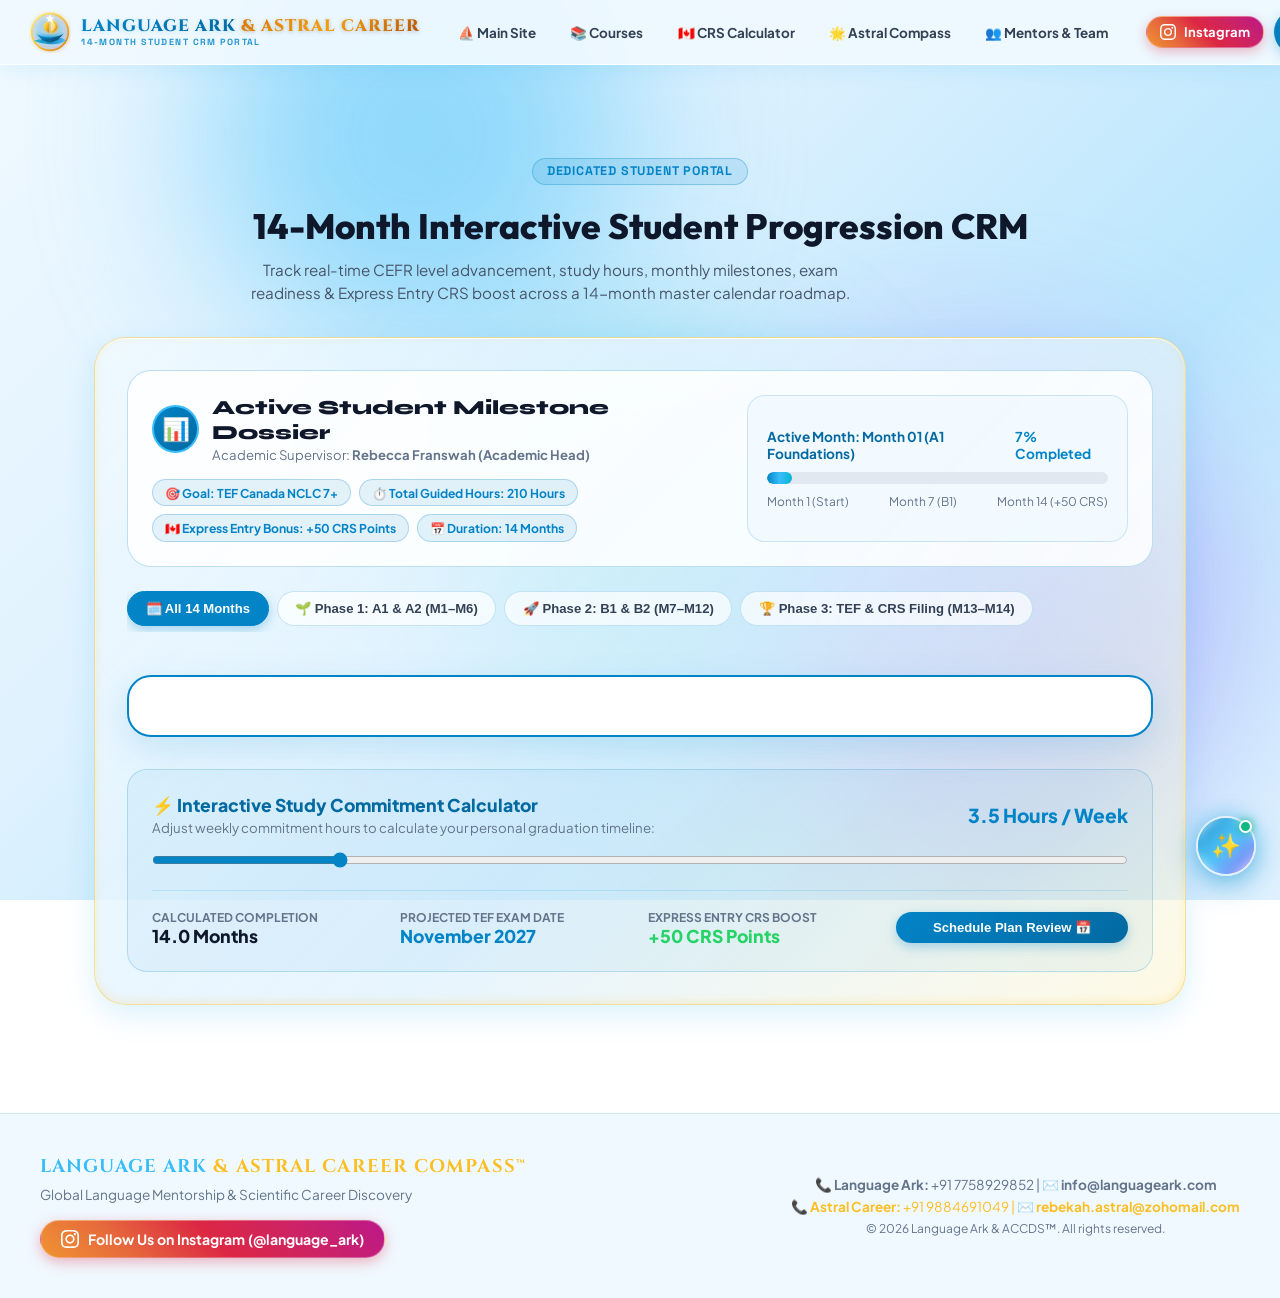
<file: crm_standalone.html>
<!DOCTYPE html>
<html lang="en">
<head>
  <meta charset="UTF-8">
  <meta name="viewport" content="width=device-width, initial-scale=1.0">
  <title>Language Ark &amp; Astral Career | 14-Month Student Progression CRM Portal</title>
  <meta name="description" content="Official 14-Month Student Progression CRM Portal for Language Ark & ACCDS. Track CEFR level advancement, study hours, monthly milestone dossiers, and Canada Express Entry CRS boost.">
  
  <!-- Calendly Official Widget Integration -->
  <link href="https://assets.calendly.com/assets/external/widget.css" rel="stylesheet">
  <script src="https://assets.calendly.com/assets/external/widget.js" type="text/javascript" async></script>

  <!-- Custom Glassmorphism Stylesheet -->
  <style>
@import url('https://fonts.googleapis.com/css2?family=Cinzel:wght@600;700;800;900&family=Cinzel+Decorative:wght@700&family=Cormorant+Garamond:ital,wght@0,600;0,700;1,600;1,700&family=Dancing+Script:wght@700&family=Marcellus&family=Outfit:wght@400;500;600;700;800&family=Playfair+Display:ital,wght@0,600;0,700;1,600;1,700&family=Plus+Jakarta+Sans:ital,wght@0,300;0,400;0,500;0,600;0,700;0,800;1,400&family=Space+Grotesk:wght@500;600;700&family=Syne:wght@600;700;800&display=swap');


/* ANIMATED CURSIVE SCRIPT TYPOGRAPHY */
.cursive-text {
  font-family: 'Playfair Display', 'Dancing Script', serif;
  font-style: italic;
}

.cursive-glow-text {
  font-family: 'Playfair Display', 'Dancing Script', serif;
  font-style: italic;
  font-weight: 700;
  background: linear-gradient(135deg, #0284c7 0%, #38bdf8 50%, #06b6d4 100%);
  background-size: 200% auto;
  -webkit-background-clip: text;
  -webkit-text-fill-color: transparent;
  animation: cursiveShimmer 4s infinite ease-in-out;
  display: inline-block;
}

.cursive-gold-text {
  font-family: 'Playfair Display', 'Dancing Script', serif;
  font-style: italic;
  font-weight: 700;
  background: linear-gradient(135deg, #fbbf24 0%, #fef08a 50%, #d97706 100%);
  background-size: 200% auto;
  -webkit-background-clip: text;
  -webkit-text-fill-color: transparent;
  animation: cursiveShimmer 4s infinite ease-in-out;
  display: inline-block;
}

@keyframes cursiveShimmer {
  0% { background-position: 0% center; }
  50% { background-position: 100% center; }
  100% { background-position: 0% center; }
}

:root {
  /* Light Blue & Ocean Palette */
  --bg-light-blue: #f0f9ff;
  --bg-ice-gradient: linear-gradient(135deg, #f0f9ff 0%, #e0f2fe 35%, #bae6fd 70%, #e0f2fe 100%);
  --text-dark: #0f172a;
  --text-muted: #334155;
  --text-blue: #0284c7;
  --accent-gold: #d97706;
  --accent-cyan: #06b6d4;
  --accent-purple: #7c3aed;

  /* Typography */
  --font-heading: 'Syne', 'Outfit', sans-serif;
  --font-mono: 'Space Grotesk', sans-serif;
  --font-body: 'Plus Jakarta Sans', sans-serif;

  /* Light Blue Frosted White Glass with Gold Accent Token */
  --glass-bg: linear-gradient(135deg, rgba(240, 249, 255, 0.85) 0%, rgba(224, 242, 254, 0.78) 55%, rgba(254, 243, 199, 0.45) 100%);
  --glass-bg-hover: linear-gradient(135deg, rgba(240, 249, 255, 0.95) 0%, rgba(224, 242, 254, 0.9) 55%, rgba(253, 230, 138, 0.6) 100%);
  --glass-border: rgba(251, 191, 36, 0.45);
  --glass-shadow: 0 10px 30px rgba(14, 165, 233, 0.15), inset 0 1px 1px rgba(255, 255, 255, 0.95), inset 0 -2px 10px rgba(251, 191, 36, 0.2);
  --glass-blur: blur(20px);
}

.brand-title, .section-heading, h1, h2, h3 {
  font-family: var(--font-heading);
}

.section-tag, .hero-badge, .step-num-badge {
  font-family: var(--font-mono);
}

/* Sophisticated Questionnaire Components */
.pro-stepper-bar {
  display: flex;
  align-items: center;
  gap: 0.5rem;
  overflow-x: auto;
  padding: 0.6rem;
  background: rgba(15, 28, 56, 0.6);
  border-radius: 9999px;
  border: 1px solid rgba(251, 191, 36, 0.25);
  margin-bottom: 2rem;
}

.pro-step-item {
  display: flex;
  align-items: center;
  gap: 0.4rem;
  padding: 0.4rem 0.9rem;
  border-radius: 9999px;
  background: rgba(255, 255, 255, 0.05);
  color: #94a3b8;
  font-family: var(--font-mono);
  font-size: 0.78rem;
  font-weight: 700;
  cursor: pointer;
  transition: all 0.3s ease;
  white-space: nowrap;
}

.pro-step-item.active-step {
  background: linear-gradient(135deg, #fbbf24 0%, #d97706 100%);
  color: #0f172a;
  box-shadow: 0 0 15px rgba(251, 191, 36, 0.4);
}

.pro-step-item.completed-step {
  background: rgba(16, 185, 129, 0.2);
  color: #34d399;
  border: 1px solid rgba(16, 185, 129, 0.4);
}

* {
  box-sizing: border-box;
  margin: 0;
  padding: 0;
  scroll-behavior: smooth;
}

body {
  font-family: 'Plus Jakarta Sans', 'Outfit', sans-serif;
  background: var(--bg-ice-gradient);
  background-attachment: fixed;
  color: var(--text-dark);
  overflow-x: hidden;
  min-height: 100vh;
  position: relative;
  font-size: 0.92rem;
  transition: background 0.5s ease, color 0.5s ease;
}

/* ASTRAL SOPHISTICATED MEDIUM NAVY BLUE & GLASS THEME */
body.theme-astral {
  background: linear-gradient(135deg, #0d2847 0%, #153a66 40%, #1a4d8c 75%, #0e2d52 100%) !important;
  color: #f8fafc !important;
}

body.theme-astral .navbar-glass {
  background: rgba(10, 32, 58, 0.88) !important;
  border-bottom: 1px solid rgba(255, 255, 255, 0.2) !important;
  box-shadow: 0 6px 25px rgba(0, 0, 0, 0.35);
  backdrop-filter: blur(20px) !important;
  -webkit-backdrop-filter: blur(20px) !important;
}

body.theme-astral .brand-title {
  color: #fbbf24 !important;
}

body.theme-astral .nav-link-item a {
  color: #f1f5f9 !important;
}

body.theme-astral .nav-link-item a:hover {
  color: #fbbf24 !important;
  background: rgba(255, 255, 255, 0.2) !important;
}

body.theme-astral .glass-panel, body.theme-astral .glass-panel-interactive {
  background: linear-gradient(145deg, rgba(16, 48, 84, 0.68) 0%, rgba(24, 72, 120, 0.58) 55%, rgba(251, 191, 36, 0.25) 100%) !important;
  border: 1px solid rgba(251, 191, 36, 0.45) !important;
  color: #f8fafc !important;
  box-shadow: 0 15px 35px rgba(0, 0, 0, 0.35), inset 0 1px 1px rgba(255, 255, 255, 0.35), inset 0 -2px 12px rgba(251, 191, 36, 0.22) !important;
  backdrop-filter: blur(22px) saturate(150%) !important;
  -webkit-backdrop-filter: blur(22px) saturate(150%) !important;
}

body.theme-astral .glass-panel-interactive:hover {
  background: linear-gradient(145deg, rgba(22, 64, 112, 0.85) 0%, rgba(32, 92, 152, 0.78) 55%, rgba(251, 191, 36, 0.38) 100%) !important;
  border-color: #fbbf24 !important;
  box-shadow: 0 20px 45px rgba(251, 191, 36, 0.45), inset 0 1px 1px rgba(255, 255, 255, 0.45) !important;
}

body.theme-astral .section-heading {
  color: #ffffff !important;
  text-shadow: 0 2px 10px rgba(0, 0, 0, 0.6);
}

body.theme-astral .section-subtitle {
  color: #f1f5f9 !important;
  text-shadow: 0 1px 5px rgba(0, 0, 0, 0.4);
}

body.theme-astral .liquid-bg-container {
  opacity: 0.6 !important;
}

body.theme-astral .orb-1 {
  background: radial-gradient(circle, #f59e0b 0%, #d97706 100%) !important;
  opacity: 0.35 !important;
}

body.theme-astral .orb-2 {
  background: radial-gradient(circle, #38bdf8 0%, #1d4ed8 100%) !important;
  opacity: 0.4 !important;
}

body.theme-astral .orb-3 {
  background: radial-gradient(circle, #60a5fa 0%, #0369a1 100%) !important;
  opacity: 0.35 !important;
}

/* HIGH CONTRAST NAVY BLUE TYPOGRAPHY OVERRIDES FOR ASTRAL TAB DESCRIPTIONS */
body.theme-astral p,
body.theme-astral .hero-description,
body.theme-astral .card-desc,
body.theme-astral .caption-sub,
body.theme-astral .text-muted,
body.theme-astral .sub-text,
body.theme-astral .section-subtitle,
body.theme-astral .team-bio {
  color: #0b2545 !important;
  font-weight: 600 !important;
}

body.theme-astral h1,
body.theme-astral h2,
body.theme-astral h3,
body.theme-astral h4,
body.theme-astral h5,
body.theme-astral h6,
body.theme-astral .hero-title,
body.theme-astral .card-title,
body.theme-astral .section-heading,
body.theme-astral .caption-title {
  color: #041226 !important;
  font-weight: 800 !important;
}

/* Background Liquid Ambient Canvas */
.liquid-bg-container {
  position: fixed;
  top: 0;
  left: 0;
  width: 100vw;
  height: 100vh;
  z-index: -2;
  overflow: hidden;
  pointer-events: none;
}

.liquid-orb {
  position: absolute;
  border-radius: 50%;
  filter: blur(80px);
  opacity: 0.55;
  animation: floatOrb 22s infinite alternate ease-in-out;
}

.orb-1 {
  top: -10%;
  left: 15%;
  width: 450px;
  height: 450px;
  background: radial-gradient(circle, #38bdf8 0%, #7dd3fc 100%);
}

.orb-2 {
  bottom: 5%;
  right: 5%;
  width: 480px;
  height: 480px;
  background: radial-gradient(circle, #818cf8 0%, #c084fc 100%);
  animation-delay: -7s;
}

.orb-3 {
  top: 40%;
  left: 35%;
  width: 380px;
  height: 380px;
  background: radial-gradient(circle, #2dd4bf 0%, #38bdf8 100%);
  animation-delay: -14s;
}

@keyframes floatOrb {
  0% { transform: translate(0, 0) scale(1); }
  50% { transform: translate(70px, 50px) scale(1.12); }
  100% { transform: translate(-40px, 90px) scale(0.92); }
}

/* Glass Surface Styling */
.glass-panel {
  background: var(--glass-bg);
  backdrop-filter: var(--glass-blur);
  -webkit-backdrop-filter: var(--glass-blur);
  border: 1px solid var(--glass-border);
  border-radius: 18px;
  box-shadow: var(--glass-shadow);
  transition: all 0.35s cubic-bezier(0.16, 1, 0.3, 1);
}

.glass-panel-interactive {
  background: var(--glass-bg);
  backdrop-filter: var(--glass-blur);
  -webkit-backdrop-filter: var(--glass-blur);
  border: 1px solid var(--glass-border);
  border-radius: 18px;
  box-shadow: var(--glass-shadow);
  transition: all 0.3s cubic-bezier(0.16, 1, 0.3, 1);
}

.glass-panel-interactive:hover {
  background: var(--glass-bg-hover);
  transform: translateY(-3px);
  border-color: #38bdf8;
  box-shadow: 0 15px 35px rgba(14, 165, 233, 0.2), 0 0 20px rgba(56, 189, 248, 0.25);
}

/* Header Navigation Bar */
.navbar-glass {
  position: fixed;
  top: 0;
  left: 0;
  right: 0;
  z-index: 1000;
  background: rgba(240, 249, 255, 0.92);
  backdrop-filter: blur(25px);
  -webkit-backdrop-filter: blur(25px);
  border-bottom: 1px solid rgba(255, 255, 255, 0.95);
  box-shadow: 0 4px 20px rgba(14, 165, 233, 0.1);
  transition: background 0.4s cubic-bezier(0.4, 0, 0.2, 1), border-color 0.4s ease, box-shadow 0.4s ease;
}

.navbar-top-row {
  display: flex;
  align-items: center;
  justify-content: space-between;
  padding: 0.55rem 1.8rem;
  gap: 1.5rem;
}

.navbar-nav-links-wrapper {
  display: flex;
  align-items: center;
  justify-content: center;
  flex: 1;
}

.navbar-tab-row {
  display: flex;
  align-items: center;
  justify-content: center;
  padding: 0.35rem 1.8rem 0.45rem 1.8rem;
  background: rgba(224, 242, 254, 0.5);
  border-top: 1px solid rgba(255, 255, 255, 0.6);
  transition: all 0.35s ease;
}

body.theme-astral .navbar-tab-row {
  background: rgba(11, 37, 69, 0.75);
  border-top: 1px solid rgba(251, 191, 36, 0.25);
}

.brand-container {
  display: flex;
  align-items: center;
  gap: 0.65rem;
  cursor: pointer;
  flex-shrink: 0;
  transition: transform 0.3s ease;
  user-select: none;
}

.brand-container:hover {
  transform: translateY(-1px);
}

.brand-logo-svg {
  transition: transform 0.4s cubic-bezier(0.34, 1.56, 0.64, 1), filter 0.4s ease;
}

.brand-container:hover .brand-logo-svg {
  transform: scale(1.08) rotate(3deg);
  filter: drop-shadow(0 0 12px rgba(56, 189, 248, 0.6));
}

.brand-text-group {
  display: flex;
  flex-direction: column;
  justify-content: center;
  line-height: 1.12;
}

.brand-title {
  font-family: 'Cinzel', 'Cormorant Garamond', 'Playfair Display', serif;
  font-size: 1.04rem;
  font-weight: 800;
  letter-spacing: 0.06em;
  text-transform: uppercase;
  background: linear-gradient(135deg, #0284c7 0%, #0369a1 50%, #0f172a 100%);
  -webkit-background-clip: text;
  -webkit-text-fill-color: transparent;
  filter: drop-shadow(0 1px 2px rgba(2, 132, 199, 0.2));
  transition: all 0.4s cubic-bezier(0.4, 0, 0.2, 1);
  white-space: nowrap;
}

body.theme-astral .brand-title {
  background: linear-gradient(135deg, #ffffff 0%, #e0f2fe 45%, #38bdf8 100%);
  -webkit-background-clip: text;
  -webkit-text-fill-color: transparent;
  filter: drop-shadow(0 0 10px rgba(56, 189, 248, 0.5));
}

.brand-subtext {
  font-family: 'Cinzel', 'Cormorant Garamond', 'Playfair Display', serif;
  font-size: 1.04rem;
  font-weight: 800;
  letter-spacing: 0.06em;
  text-transform: uppercase;
  background: linear-gradient(135deg, #d97706 0%, #f59e0b 50%, #b45309 100%);
  -webkit-background-clip: text;
  -webkit-text-fill-color: transparent;
  filter: drop-shadow(0 1px 2px rgba(217, 119, 6, 0.25));
  transition: all 0.4s cubic-bezier(0.4, 0, 0.2, 1);
}

body.theme-astral .brand-subtext {
  background: linear-gradient(135deg, #fbbf24 0%, #fff5c0 35%, #f59e0b 70%, #d97706 100%);
  background-size: 200% auto;
  -webkit-background-clip: text;
  -webkit-text-fill-color: transparent;
  animation: brandGoldGlow 4s infinite ease-in-out;
  filter: drop-shadow(0 0 12px rgba(251, 191, 36, 0.5));
}

.brand-tagline {
  font-family: 'Space Grotesk', 'Plus Jakarta Sans', sans-serif;
  font-size: 0.56rem;
  font-weight: 700;
  letter-spacing: 0.16em;
  text-transform: uppercase;
  color: #0284c7;
  opacity: 0.85;
  margin-top: 1px;
  transition: color 0.4s ease, opacity 0.4s ease;
  white-space: nowrap;
}

body.theme-astral .brand-tagline {
  color: #fbbf24;
  opacity: 0.9;
  text-shadow: 0 0 6px rgba(251, 191, 36, 0.35);
}

@keyframes brandGoldGlow {
  0% { background-position: 0% center; }
  50% { background-position: 100% center; }
  100% { background-position: 0% center; }
}


/* CENTERED MAIN TABS */
.tab-switcher-container {
  display: flex;
  position: relative;
  background: rgba(224, 242, 254, 0.85);
  padding: 3px;
  border-radius: 9999px;
  border: 1px solid rgba(255, 255, 255, 0.95);
  box-shadow: inset 0 2px 5px rgba(14, 165, 233, 0.15), 0 2px 10px rgba(0, 0, 0, 0.05);
  flex-shrink: 0;
}

body.theme-astral .tab-switcher-container {
  background: rgba(8, 22, 39, 0.9);
  border-color: rgba(251, 191, 36, 0.4);
}

.tab-btn {
  padding: 0.4rem 1.2rem;
  border-radius: 9999px;
  border: none;
  background: transparent;
  color: #0369a1;
  font-weight: 700;
  font-size: 0.84rem;
  cursor: pointer;
  transition: all 0.35s ease;
  display: flex;
  align-items: center;
  gap: 0.35rem;
  position: relative;
  z-index: 2;
  white-space: nowrap;
}

body.theme-astral .tab-btn {
  color: #cbd5e1;
}

.tab-btn.active {
  color: #ffffff !important;
}

.tab-btn-pill {
  position: absolute;
  top: 3px;
  bottom: 3px;
  left: 3px;
  width: calc(50% - 3px);
  border-radius: 9999px;
  background: linear-gradient(135deg, #0284c7 0%, #0369a1 50%, #d97706 100%);
  box-shadow: 0 4px 15px rgba(2, 132, 199, 0.35);
  transition: transform 0.35s cubic-bezier(0.34, 1.56, 0.64, 1);
  z-index: 1;
}

.tab-switcher-container[data-active="astral"] .tab-btn-pill {
  transform: translateX(100%);
  background: linear-gradient(135deg, #fbbf24 0%, #d97706 60%, #7c3aed 100%);
  box-shadow: 0 4px 15px rgba(251, 191, 36, 0.4);
}

/* Nav Section Links & Action */
.nav-links {
  display: flex;
  align-items: center;
  justify-content: center;
  gap: 0.45rem;
  list-style: none;
  flex-wrap: nowrap;
}

.nav-link-item a {
  color: #334155;
  text-decoration: none;
  font-size: 0.84rem;
  font-weight: 700;
  padding: 0.35rem 0.85rem;
  border-radius: 9999px;
  transition: all 0.25s ease;
  white-space: nowrap;
}

.nav-link-item a:hover {
  color: #0284c7;
  background: rgba(255, 255, 255, 0.7);
  transform: translateY(-1px);
}

.cta-demo-btn {
  background: linear-gradient(135deg, #0284c7 0%, #0369a1 100%);
  color: #ffffff;
  font-weight: 700;
  font-size: 0.85rem;
  padding: 0.5rem 1.1rem;
  border-radius: 9999px;
  border: none;
  cursor: pointer;
  box-shadow: 0 4px 12px rgba(2, 132, 199, 0.3);
  transition: all 0.25s ease;
  display: flex;
  align-items: center;
  gap: 0.4rem;
}

.cta-demo-btn:hover {
  transform: scale(1.03);
  box-shadow: 0 6px 18px rgba(2, 132, 199, 0.45);
}

/* Hero Photography Split Layout */
.hero-split-grid {
  display: grid;
  grid-template-columns: 1.1fr 0.9fr;
  gap: 2.5rem;
  align-items: center;
}

@media (max-width: 900px) {
  .hero-split-grid {
    grid-template-columns: 1fr;
    text-align: center;
  }
}

.hero-photo-card {
  padding: 0.6rem;
  border-radius: 20px;
  overflow: hidden;
}

.hero-img-wrapper {
  position: relative;
  width: 100%;
  height: 270px;
  border-radius: 16px;
  overflow: hidden;
}

.hero-people-img {
  width: 100%;
  height: 100%;
  object-fit: cover;
  display: block;
  transition: transform 0.4s ease;
}

.hero-photo-card:hover .hero-people-img {
  transform: scale(1.04);
}

.hero-img-badge {
  position: absolute;
  top: 12px;
  right: 12px;
  background: rgba(2, 132, 199, 0.9);
  color: #ffffff;
  font-family: var(--font-mono);
  font-size: 0.72rem;
  font-weight: 700;
  padding: 0.25rem 0.7rem;
  border-radius: 9999px;
  backdrop-filter: blur(10px);
}

.hero-photo-caption {
  padding: 0.9rem 0.6rem 0.4rem 0.6rem;
}

.caption-title {
  font-weight: 800;
  font-size: 0.95rem;
  color: #0284c7;
}

.caption-sub {
  font-size: 0.78rem;
  opacity: 0.8;
  margin-top: 0.2rem;
}

/* View Transition Container */
.tab-content-wrapper {
  margin-top: 105px;
  position: relative;
  width: 100%;
  min-height: calc(100vh - 105px);
}

.tab-pane {
  display: none;
  opacity: 0;
  transform: translateY(10px);
  transition: opacity 0.4s ease, transform 0.4s ease;
}

.tab-pane.active-pane {
  display: block;
  opacity: 1;
  transform: translateY(0);
}

/* Section Containers & Perfect Reduced Typography */
.section-container {
  max-width: 1140px;
  margin: 0 auto;
  padding: 3rem 1.5rem;
}

.section-tag {
  display: inline-flex;
  align-items: center;
  gap: 0.4rem;
  padding: 0.28rem 0.85rem;
  border-radius: 9999px;
  background: rgba(2, 132, 199, 0.12);
  border: 1px solid rgba(2, 132, 199, 0.3);
  color: #0284c7;
  font-size: 0.78rem;
  font-weight: 700;
  text-transform: uppercase;
  letter-spacing: 0.8px;
  margin-bottom: 0.8rem;
}

.section-heading {
  font-family: 'Outfit', sans-serif;
  font-size: 1.85rem;
  font-weight: 800;
  line-height: 1.25;
  margin-bottom: 0.6rem;
  color: #0f172a;
}

.section-subtitle {
  color: #475569;
  font-size: 0.95rem;
  max-width: 620px;
  margin-bottom: 2rem;
  line-height: 1.55;
}

/* Hero Section Styling */
.hero-grid {
  display: grid;
  grid-template-columns: 1.15fr 0.85fr;
  gap: 2.5rem;
  align-items: center;
  padding-top: 1.5rem;
  padding-bottom: 3rem;
}

.hero-badge-group {
  display: flex;
  gap: 0.6rem;
  flex-wrap: wrap;
  margin-bottom: 1.2rem;
}

.hero-badge {
  background: rgba(255, 255, 255, 0.7);
  border: 1px solid rgba(2, 132, 199, 0.3);
  color: #0369a1;
  padding: 0.32rem 0.8rem;
  border-radius: 9999px;
  font-size: 0.78rem;
  font-weight: 700;
  display: flex;
  align-items: center;
  gap: 0.35rem;
}

.hero-title {
  font-family: 'Outfit', sans-serif;
  font-size: 2.2rem;
  font-weight: 800;
  line-height: 1.2;
  margin-bottom: 1rem;
  color: #0f172a;
}

.hero-title span.glow-text {
  background: linear-gradient(135deg, #0284c7 0%, #0369a1 50%, #d97706 100%);
  -webkit-background-clip: text;
  -webkit-text-fill-color: transparent;
}

.hero-description {
  font-size: 0.95rem;
  color: #334155;
  line-height: 1.6;
  margin-bottom: 1.6rem;
}

.hero-stats-row {
  display: grid;
  grid-template-columns: repeat(3, 1fr);
  gap: 0.8rem;
  margin-top: 1.5rem;
}

.hero-stat-card {
  padding: 0.9rem;
  border-radius: 14px;
  background: rgba(255, 255, 255, 0.6);
  border: 1px solid rgba(255, 255, 255, 0.9);
  text-align: center;
}

.hero-stat-num {
  font-size: 1.35rem;
  font-weight: 800;
  color: #0284c7;
}

.hero-stat-label {
  font-size: 0.78rem;
  color: #475569;
  margin-top: 0.2rem;
}

.hero-poster-frame {
  position: relative;
  border-radius: 18px;
  overflow: hidden;
  box-shadow: 0 15px 35px rgba(14, 165, 233, 0.18);
  border: 1px solid rgba(255, 255, 255, 0.9);
}

.hero-poster-img {
  width: 100%;
  height: auto;
  display: block;
  transition: transform 0.4s ease;
}

.hero-poster-frame:hover .hero-poster-img {
  transform: scale(1.02);
}

/* Course Grid */
.course-grid {
  display: grid;
  grid-template-columns: repeat(auto-fit, minmax(230px, 1fr));
  gap: 1.2rem;
}

.course-card {
  padding: 1.4rem;
  position: relative;
}

.course-level-tag {
  width: 42px;
  height: 42px;
  border-radius: 12px;
  display: flex;
  align-items: center;
  justify-content: center;
  font-weight: 800;
  font-size: 1.15rem;
  color: #ffffff;
  margin-bottom: 0.9rem;
}

.level-a1 { background: linear-gradient(135deg, #0284c7, #0369a1); }
.level-a2 { background: linear-gradient(135deg, #10b981, #059669); }
.level-b1 { background: linear-gradient(135deg, #3b82f6, #1d4ed8); }
.level-b2 { background: linear-gradient(135deg, #7c3aed, #6d28d9); }

.course-details-list {
  list-style: none;
  margin-top: 0.8rem;
  font-size: 0.85rem;
  color: #334155;
}

.course-details-list li {
  padding: 0.35rem 0;
  display: flex;
  align-items: center;
  gap: 0.5rem;
  border-bottom: 1px solid rgba(14, 165, 233, 0.1);
}

/* Quiz Section */
.quiz-language-selector {
  display: flex;
  gap: 0.6rem;
  flex-wrap: wrap;
  margin-bottom: 1.5rem;
}

.lang-btn {
  padding: 0.5rem 1.1rem;
  border-radius: 12px;
  border: 1px solid rgba(2, 132, 199, 0.25);
  background: rgba(255, 255, 255, 0.6);
  color: #334155;
  font-weight: 700;
  font-size: 0.85rem;
  cursor: pointer;
  transition: all 0.25s ease;
  display: flex;
  align-items: center;
  gap: 0.5rem;
}

.lang-btn.active-lang {
  background: #0284c7;
  border-color: #0284c7;
  color: #ffffff;
  box-shadow: 0 4px 14px rgba(2, 132, 199, 0.35);
}

.quiz-card {
  padding: 1.8rem;
}

.quiz-progress-bar-bg {
  width: 100%;
  height: 6px;
  background: rgba(14, 165, 233, 0.15);
  border-radius: 9999px;
  overflow: hidden;
  margin-bottom: 1.5rem;
}

.quiz-progress-fill {
  height: 100%;
  width: 10%;
  background: linear-gradient(90deg, #0284c7, #d97706);
  border-radius: 9999px;
  transition: width 0.35s ease;
}

.question-title {
  font-size: 1.1rem;
  font-weight: 700;
  margin-bottom: 1.2rem;
  color: #0f172a;
}

.quiz-options-grid {
  display: grid;
  grid-template-columns: 1fr;
  gap: 0.8rem;
}

.quiz-option-btn {
  padding: 0.8rem 1.1rem;
  border-radius: 12px;
  background: rgba(255, 255, 255, 0.75);
  border: 1px solid rgba(14, 165, 233, 0.2);
  color: #0f172a;
  font-size: 0.88rem;
  font-weight: 600;
  text-align: left;
  cursor: pointer;
  transition: all 0.2s ease;
  display: flex;
  align-items: center;
  justify-content: space-between;
}

.quiz-option-btn:hover {
  background: #ffffff;
  border-color: #0284c7;
}

.quiz-option-btn.correct-option {
  background: rgba(16, 185, 129, 0.2) !important;
  border-color: #10b981 !important;
  color: #065f46 !important;
}

.quiz-option-btn.incorrect-option {
  background: rgba(239, 68, 68, 0.18) !important;
  border-color: #ef4444 !important;
  color: #991b1b !important;
}

/* Glass Table Styling */
.glass-table-container {
  width: 100%;
  overflow-x: auto;
  border-radius: 14px;
  border: 1px solid rgba(2, 132, 199, 0.2);
  margin: 1.5rem 0;
}

.glass-table {
  width: 100%;
  border-collapse: collapse;
  text-align: left;
  font-size: 0.88rem;
}

.glass-table th {
  background: rgba(224, 242, 254, 0.85);
  color: #0284c7;
  font-weight: 700;
  padding: 0.8rem 1rem;
  border-bottom: 2px solid rgba(2, 132, 199, 0.25);
}

.glass-table td {
  padding: 0.8rem 1rem;
  color: #0f172a;
  border-bottom: 1px solid rgba(14, 165, 233, 0.1);
  background: rgba(255, 255, 255, 0.6);
}

.glass-table tr:hover td {
  background: rgba(255, 255, 255, 0.9);
}

/* Pillars & Feature Grid */
.pillar-grid {
  display: grid;
  grid-template-columns: repeat(auto-fit, minmax(180px, 1fr));
  gap: 1rem;
  margin-top: 1.5rem;
}

.pillar-card {
  padding: 1.2rem;
  text-align: center;
  border-radius: 14px;
  background: rgba(255, 255, 255, 0.7);
  border: 1px solid rgba(2, 132, 199, 0.2);
}

.pillar-icon {
  font-size: 2rem;
  margin-bottom: 0.5rem;
}

.pillar-title {
  font-weight: 700;
  font-size: 0.9rem;
  color: #0f172a;
  margin-bottom: 0.3rem;
}

.pillar-desc {
  font-size: 0.78rem;
  color: #475569;
}

/* CRS Calculator Section */
.crs-grid {
  display: grid;
  grid-template-columns: 1.15fr 0.85fr;
  gap: 1.8rem;
}

.calculator-form {
  display: flex;
  flex-direction: column;
  gap: 1.1rem;
}

.form-group-glass {
  display: flex;
  flex-direction: column;
  gap: 0.4rem;
}

.form-label-glass {
  font-size: 0.82rem;
  font-weight: 700;
  color: #334155;
}

.select-glass, .input-glass {
  padding: 0.65rem 0.9rem;
  border-radius: 10px;
  background: rgba(255, 255, 255, 0.85);
  border: 1px solid rgba(2, 132, 199, 0.25);
  color: #0f172a;
  font-size: 0.88rem;
  outline: none;
  transition: border-color 0.25s ease;
}

.select-glass:focus, .input-glass:focus {
  border-color: #0284c7;
}

.crs-score-card {
  padding: 1.8rem;
  text-align: center;
  position: sticky;
  top: 90px;
}

.crs-score-dial {
  width: 150px;
  height: 150px;
  border-radius: 50%;
  background: radial-gradient(circle, rgba(2, 132, 199, 0.15) 0%, transparent 70%);
  border: 5px solid #0284c7;
  box-shadow: 0 0 20px rgba(2, 132, 199, 0.25);
  display: flex;
  flex-direction: column;
  align-items: center;
  justify-content: center;
  margin: 1.2rem auto;
}

.crs-score-val {
  font-size: 2.4rem;
  font-weight: 800;
  color: #0f172a;
}

.crs-max-val {
  font-size: 0.78rem;
  color: #64748b;
}

.crs-breakdown-list {
  text-align: left;
  margin-top: 1.2rem;
  font-size: 0.85rem;
}

.crs-breakdown-item {
  display: flex;
  justify-content: space-between;
  padding: 0.45rem 0;
  border-bottom: 1px solid rgba(14, 165, 233, 0.12);
}

/* Our Team Section */
.team-grid {
  display: grid;
  grid-template-columns: repeat(auto-fit, minmax(220px, 1fr));
  gap: 1.5rem;
}

.team-card {
  padding: 1.5rem;
  text-align: center;
}

.team-avatar-frame {
  width: 96px;
  height: 96px;
  border-radius: 50%;
  margin: 0 auto 1rem auto;
  border: 3px solid #0284c7;
  box-shadow: 0 0 15px rgba(2, 132, 199, 0.25);
  overflow: hidden;
  background: rgba(255, 255, 255, 0.8);
  position: relative;
}

body.theme-astral .team-avatar-frame {
  border-color: #fbbf24;
  box-shadow: 0 0 15px rgba(251, 191, 36, 0.3);
}

.team-avatar-img {
  width: 100%;
  height: 100%;
  object-fit: cover;
  object-position: center;
  display: block;
  transition: transform 0.35s ease;
}

.team-avatar-centered {
  object-fit: cover !important;
  object-position: center 20% !important;
}

.team-card:hover .team-avatar-img {
  transform: scale(1.08);
}

.team-name {
  font-size: 1.1rem;
  font-weight: 700;
  color: #0f172a;
  margin-bottom: 0.2rem;
}

.team-role {
  color: #0284c7;
  font-size: 0.82rem;
  font-weight: 600;
  margin-bottom: 0.8rem;
}

.team-bio {
  font-size: 0.82rem;
  color: #475569;
  line-height: 1.45;
}

/* ACCDS Workbook & Modal Styling */
.workbook-mode-switcher {
  display: flex;
  justify-content: center;
  gap: 0.8rem;
  margin-bottom: 2rem;
}

.mode-toggle-btn {
  padding: 0.6rem 1.4rem;
  border-radius: 14px;
  border: 1px solid rgba(2, 132, 199, 0.25);
  background: rgba(255, 255, 255, 0.6);
  color: #334155;
  font-size: 0.9rem;
  font-weight: 700;
  cursor: pointer;
  transition: all 0.25s ease;
  display: flex;
  align-items: center;
  gap: 0.5rem;
}

.mode-toggle-btn.active-mode {
  background: linear-gradient(135deg, #6d28d9 0%, #4c1d95 100%);
  border-color: #6d28d9;
  color: #ffffff;
  box-shadow: 0 4px 15px rgba(109, 40, 217, 0.3);
}

.stepper-nav {
  display: flex;
  justify-content: space-between;
  align-items: center;
  gap: 0.4rem;
  overflow-x: auto;
  padding-bottom: 0.8rem;
  margin-bottom: 1.5rem;
}

.step-indicator-pill {
  flex: 1;
  min-width: 35px;
  height: 6px;
  background: rgba(14, 165, 233, 0.15);
  border-radius: 9999px;
  transition: all 0.25s ease;
  cursor: pointer;
}

.step-indicator-pill.active-step {
  background: #0284c7;
}

.step-indicator-pill.completed-step {
  background: #10b981;
}

.emoji-option-grid {
  display: grid;
  grid-template-columns: repeat(auto-fit, minmax(230px, 1fr));
  gap: 1rem;
  margin-top: 1.2rem;
}

.emoji-option-card {
  padding: 1rem;
  border-radius: 14px;
  background: rgba(255, 255, 255, 0.7);
  border: 1px solid rgba(14, 165, 233, 0.2);
  cursor: pointer;
  transition: all 0.2s ease;
  display: flex;
  align-items: center;
  gap: 0.8rem;
}

.emoji-option-card:hover {
  background: #ffffff;
  border-color: #0284c7;
  transform: translateY(-2px);
}

.emoji-option-card.selected {
  background: rgba(2, 132, 199, 0.15);
  border-color: #0284c7;
}

.emoji-icon {
  font-size: 1.8rem;
  line-height: 1;
}

.option-title-text {
  font-weight: 700;
  color: #0f172a;
  font-size: 0.9rem;
}

.option-sub-text {
  font-size: 0.78rem;
  color: #64748b;
}

/* Modal Overlay */
.modal-overlay {
  position: fixed;
  top: 0;
  left: 0;
  right: 0;
  bottom: 0;
  background: rgba(15, 23, 42, 0.6);
  backdrop-filter: blur(18px);
  -webkit-backdrop-filter: blur(18px);
  z-index: 2000;
  display: none;
  align-items: center;
  justify-content: center;
  padding: 1.2rem;
}

.modal-overlay.active-modal {
  display: flex;
}

.modal-glass-content {
  max-width: 620px;
  width: 100%;
  max-height: 90vh;
  overflow-y: auto;
  padding: 2rem;
  position: relative;
  background: #f0f9ff;
  border-radius: 28px;
  border: 1px solid #38bdf8;
  box-shadow: 0 25px 60px rgba(14, 165, 233, 0.25);
  transition: all 0.35s ease;
}

body.theme-astral .modal-glass-content {
  background: #0b2545;
  border-color: rgba(251, 191, 36, 0.5);
  color: #ffffff;
  box-shadow: 0 25px 60px rgba(0, 0, 0, 0.6);
}

.modal-close-btn {
  position: absolute;
  top: 1.2rem;
  right: 1.2rem;
  background: rgba(255, 255, 255, 0.85);
  border: 1px solid rgba(2, 132, 199, 0.3);
  color: #0f172a;
  width: 34px;
  height: 34px;
  border-radius: 50%;
  cursor: pointer;
  display: flex;
  align-items: center;
  justify-content: center;
  font-size: 1.1rem;
  font-weight: 700;
  transition: all 0.25s ease;
  z-index: 10;
}

body.theme-astral .modal-close-btn {
  background: rgba(255, 255, 255, 0.15);
  border-color: rgba(251, 191, 36, 0.4);
  color: #ffffff;
}

.modal-close-btn:hover {
  transform: scale(1.1);
  background: #0284c7;
  color: #ffffff;
}

/* Modal Dual Brand Switcher */
.modal-brand-switcher {
  display: flex;
  gap: 0.5rem;
  background: rgba(224, 242, 254, 0.85);
  padding: 4px;
  border-radius: 9999px;
  border: 1px solid rgba(2, 132, 199, 0.25);
  margin-top: 0.8rem;
}

body.theme-astral .modal-brand-switcher {
  background: rgba(15, 28, 56, 0.85);
  border-color: rgba(251, 191, 36, 0.35);
}

.modal-tab-pill {
  flex: 1;
  padding: 0.5rem 0.8rem;
  border: none;
  border-radius: 9999px;
  background: transparent;
  color: #475569;
  font-size: 0.82rem;
  font-weight: 700;
  cursor: pointer;
  transition: all 0.3s ease;
  text-align: center;
}

body.theme-astral .modal-tab-pill {
  color: #94a3b8;
}

.modal-tab-pill.active-modal-tab {
  background: #0284c7;
  color: #ffffff;
  box-shadow: 0 4px 14px rgba(2, 132, 199, 0.35);
}

body.theme-astral .modal-tab-pill.active-modal-tab {
  background: linear-gradient(135deg, #fbbf24, #d97706);
  color: #0f172a;
  box-shadow: 0 4px 14px rgba(251, 191, 36, 0.4);
}

/* Timezone Banner */
.timezone-banner {
  display: flex;
  align-items: center;
  gap: 0.6rem;
  background: rgba(2, 132, 199, 0.08);
  border: 1px solid rgba(2, 132, 199, 0.25);
  border-radius: 14px;
  padding: 0.65rem 0.95rem;
  margin: 1rem 0;
  font-size: 0.84rem;
  font-weight: 600;
  color: #0369a1;
}

body.theme-astral .timezone-banner {
  background: rgba(251, 191, 36, 0.12);
  border-color: rgba(251, 191, 36, 0.35);
  color: #fbbf24;
}

.tz-badge {
  background: #0284c7;
  color: #ffffff;
  padding: 0.2rem 0.55rem;
  border-radius: 6px;
  font-size: 0.75rem;
  font-weight: 800;
  white-space: nowrap;
}

body.theme-astral .tz-badge {
  background: #d97706;
  color: #ffffff;
}

/* Booking Calendar Component */
.booking-calendar-wrapper {
  background: #ffffff;
  border: 1px solid rgba(2, 132, 199, 0.2);
  border-radius: 18px;
  padding: 1.1rem;
  margin-bottom: 1.1rem;
  box-shadow: 0 4px 18px rgba(0, 0, 0, 0.04);
}

body.theme-astral .booking-calendar-wrapper {
  background: rgba(15, 28, 56, 0.85);
  border-color: rgba(251, 191, 36, 0.3);
}

.calendar-header-row {
  display: flex;
  align-items: center;
  justify-content: space-between;
  margin-bottom: 0.85rem;
  gap: 0.8rem;
}

.modal-date-input {
  padding: 0.45rem 0.85rem;
  border-radius: 10px;
  border: 1px solid rgba(2, 132, 199, 0.3);
  font-family: inherit;
  font-size: 0.85rem;
  font-weight: 600;
  outline: none;
  background: #f8fafc;
  color: #0f172a;
}

body.theme-astral .modal-date-input {
  background: rgba(255, 255, 255, 0.1);
  border-color: rgba(251, 191, 36, 0.4);
  color: #ffffff;
}

.modal-input-field {
  width: 100%;
  padding: 0.55rem 0.85rem;
  border-radius: 10px;
  border: 1px solid rgba(2, 132, 199, 0.3);
  font-family: inherit;
  font-size: 0.85rem;
  outline: none;
  background: #f8fafc;
  color: #0f172a;
  transition: all 0.25s ease;
  box-sizing: border-box;
}

body.theme-astral .modal-input-field {
  background: rgba(255, 255, 255, 0.08);
  border-color: rgba(251, 191, 36, 0.4);
  color: #ffffff;
}

.modal-input-field:focus {
  border-color: #0284c7;
  box-shadow: 0 0 10px rgba(2, 132, 199, 0.25);
}

body.theme-astral .modal-input-field:focus {
  border-color: #fbbf24;
  box-shadow: 0 0 10px rgba(251, 191, 36, 0.3);
}

body.theme-astral select.modal-input-field option {
  background: #0f172a;
  color: #ffffff;
}

@media (max-width: 600px) {
  .booking-form-grid {
    grid-template-columns: 1fr !important;
  }
}

.quick-dates-row {
  display: flex;
  gap: 0.45rem;
  overflow-x: auto;
  padding-bottom: 0.4rem;
}

.date-chip {
  padding: 0.5rem 0.75rem;
  border-radius: 12px;
  background: #f1f5f9;
  border: 1px solid #cbd5e1;
  color: #334155;
  font-size: 0.78rem;
  font-weight: 700;
  cursor: pointer;
  white-space: nowrap;
  transition: all 0.25s ease;
  display: flex;
  flex-direction: column;
  align-items: center;
  min-width: 68px;
}

body.theme-astral .date-chip {
  background: rgba(255, 255, 255, 0.06);
  border-color: rgba(255, 255, 255, 0.15);
  color: #cbd5e1;
}

.date-chip:hover {
  background: #e0f2fe;
  border-color: #0284c7;
  color: #0284c7;
}

body.theme-astral .date-chip:hover {
  background: rgba(251, 191, 36, 0.2);
  border-color: #fbbf24;
  color: #fbbf24;
}

.date-chip.active-date-chip {
  background: #0284c7;
  border-color: #0284c7;
  color: #ffffff;
  box-shadow: 0 4px 12px rgba(2, 132, 199, 0.35);
}

body.theme-astral .date-chip.active-date-chip {
  background: #fbbf24;
  border-color: #fbbf24;
  color: #0f172a;
  box-shadow: 0 4px 12px rgba(251, 191, 36, 0.45);
}

.date-chip.disabled-date-chip {
  opacity: 0.55;
  cursor: not-allowed;
  background: #f1f5f9;
  border-color: #e2e8f0;
  color: #94a3b8;
}

body.theme-astral .date-chip.disabled-date-chip {
  background: rgba(255, 255, 255, 0.04);
  border-color: rgba(255, 255, 255, 0.1);
  color: #64748b;
}

.date-chip.disabled-date-chip:hover {
  background: #f1f5f9;
  border-color: #e2e8f0;
  color: #94a3b8;
  transform: none;
}

.calendar-schedule-badge {
  font-size: 0.76rem;
  font-weight: 600;
  color: #0369a1;
  background: rgba(2, 132, 199, 0.08);
  border: 1px dashed rgba(2, 132, 199, 0.25);
  border-radius: 8px;
  padding: 0.35rem 0.65rem;
  margin-bottom: 0.75rem;
  display: flex;
  align-items: center;
  gap: 0.4rem;
}

body.theme-astral .calendar-schedule-badge {
  color: #fbbf24;
  background: rgba(251, 191, 36, 0.08);
  border-color: rgba(251, 191, 36, 0.25);
}


/* Work / School Feasible Time Slots Grid */
.slots-grid {
  display: grid;
  grid-template-columns: repeat(3, 1fr);
  gap: 0.65rem;
}

@media (max-width: 540px) {
  .slots-grid {
    grid-template-columns: 1fr;
  }
}

.slot-card {
  padding: 0.8rem 0.6rem;
  border-radius: 14px;
  border: 1.5px solid rgba(2, 132, 199, 0.25);
  background: #ffffff;
  cursor: pointer;
  transition: all 0.25s ease;
  text-align: center;
  display: flex;
  flex-direction: column;
  justify-content: center;
}

body.theme-astral .slot-card {
  background: rgba(15, 28, 56, 0.85);
  border-color: rgba(251, 191, 36, 0.3);
  color: #ffffff;
}

.slot-card:hover {
  border-color: #0284c7;
  transform: translateY(-2px);
}

body.theme-astral .slot-card:hover {
  border-color: #fbbf24;
}

.slot-card.active-slot {
  background: rgba(2, 132, 199, 0.12);
  border-color: #0284c7;
  box-shadow: 0 0 0 2px #0284c7;
}

body.theme-astral .slot-card.active-slot {
  background: rgba(251, 191, 36, 0.15);
  border-color: #fbbf24;
  box-shadow: 0 0 0 2px #fbbf24;
}

.slot-time {
  font-weight: 800;
  font-size: 0.84rem;
  color: #0284c7;
  margin-bottom: 2px;
}

body.theme-astral .slot-time {
  color: #fbbf24;
}

.slot-label {
  font-size: 0.72rem;
  color: #64748b;
  font-weight: 600;
  line-height: 1.2;
}

body.theme-astral .slot-label {
  color: #cbd5e1;
}

.booking-platform-grid {
  display: grid;
  grid-template-columns: repeat(3, 1fr);
  gap: 0.6rem;
  margin: 0.8rem 0;
}

@media (max-width: 500px) {
  .booking-platform-grid {
    grid-template-columns: 1fr;
  }
}

.platform-card-btn {
  padding: 0.75rem 0.6rem;
  border-radius: 12px;
  border: 1px solid rgba(2, 132, 199, 0.25);
  background: rgba(255, 255, 255, 0.85);
  color: #0f172a;
  font-weight: 700;
  font-size: 0.82rem;
  cursor: pointer;
  transition: all 0.25s ease;
  display: flex;
  align-items: center;
  justify-content: center;
  gap: 0.4rem;
}

body.theme-astral .platform-card-btn {
  background: rgba(255, 255, 255, 0.08);
  border-color: rgba(251, 191, 36, 0.3);
  color: #ffffff;
}

.platform-card-btn:hover {
  background: #ffffff;
  border-color: #0284c7;
}

body.theme-astral .platform-card-btn:hover {
  background: rgba(251, 191, 36, 0.2);
  border-color: #fbbf24;
}

.platform-card-btn.active-platform {
  background: rgba(2, 132, 199, 0.15);
  border-color: #0284c7;
  box-shadow: 0 0 0 2px #0284c7;
}

body.theme-astral .platform-card-btn.active-platform {
  background: rgba(251, 191, 36, 0.2);
  border-color: #fbbf24;
  box-shadow: 0 0 0 2px #fbbf24;
}


/* Chatbot Floating Widget */
.chatbot-widget-container {
  position: fixed;
  bottom: 20px;
  right: 20px;
  z-index: 1500;
}

.chat-widget-wrapper {
  position: fixed;
  bottom: 24px;
  right: 24px;
  z-index: 1500;
  font-family: var(--font-sans);
}

/* Floating AI Orb Trigger Button */
.chat-toggle-trigger {
  width: 60px;
  height: 60px;
  border-radius: 50%;
  background: linear-gradient(135deg, #0284c7 0%, #38bdf8 50%, #8b5cf6 100%);
  border: 2px solid rgba(255, 255, 255, 0.85);
  box-shadow: 0 8px 30px rgba(2, 132, 199, 0.45), 0 0 20px rgba(56, 189, 248, 0.4);
  color: #ffffff;
  cursor: pointer;
  display: flex;
  align-items: center;
  justify-content: center;
  position: relative;
  transition: all 0.3s cubic-bezier(0.34, 1.56, 0.64, 1);
  animation: aiOrbFloat 4s ease-in-out infinite alternate;
}

@keyframes aiOrbFloat {
  0% { transform: translateY(0px) scale(1); box-shadow: 0 8px 30px rgba(2, 132, 199, 0.45), 0 0 15px rgba(56, 189, 248, 0.3); }
  100% { transform: translateY(-6px) scale(1.03); box-shadow: 0 14px 38px rgba(2, 132, 199, 0.6), 0 0 28px rgba(139, 92, 246, 0.5); }
}

body.theme-astral .chat-toggle-trigger {
  background: linear-gradient(135deg, #7c3aed 0%, #3b82f6 50%, #fbbf24 100%);
  box-shadow: 0 8px 30px rgba(124, 58, 237, 0.5), 0 0 20px rgba(251, 191, 36, 0.4);
}

.chat-toggle-trigger:hover {
  transform: scale(1.12) rotate(6deg);
  border-color: #ffffff;
}

.ai-orb-core {
  width: 100%;
  height: 100%;
  border-radius: 50%;
  display: flex;
  align-items: center;
  justify-content: center;
  font-size: 1.5rem;
  background: rgba(255, 255, 255, 0.12);
  backdrop-filter: blur(4px);
}

.chat-trigger-beacon {
  position: absolute;
  top: 2px;
  right: 2px;
  width: 13px;
  height: 13px;
  background: #10b981;
  border: 2px solid #ffffff;
  border-radius: 50%;
  box-shadow: 0 0 10px #10b981;
  animation: beaconPulse 2s infinite;
}

@keyframes beaconPulse {
  0% { transform: scale(0.95); box-shadow: 0 0 0 0 rgba(16, 185, 129, 0.7); }
  70% { transform: scale(1); box-shadow: 0 0 0 8px rgba(16, 185, 129, 0); }
  100% { transform: scale(0.95); box-shadow: 0 0 0 0 rgba(16, 185, 129, 0); }
}

/* Futuristic Glass Window Panel */
.chat-window-glass {
  position: absolute;
  bottom: 74px;
  right: 0;
  width: 375px;
  height: 520px;
  display: none;
  flex-direction: column;
  overflow: hidden;
  border-radius: 24px;
  background: rgba(15, 23, 42, 0.94);
  backdrop-filter: blur(20px);
  -webkit-backdrop-filter: blur(20px);
  border: 1px solid rgba(56, 189, 248, 0.35);
  box-shadow: 0 20px 50px rgba(0, 0, 0, 0.45), 0 0 30px rgba(56, 189, 248, 0.25);
  animation: chatWindowPop 0.35s cubic-bezier(0.16, 1, 0.3, 1) forwards;
}

@keyframes chatWindowPop {
  0% { opacity: 0; transform: translateY(20px) scale(0.92); }
  100% { opacity: 1; transform: translateY(0) scale(1); }
}

.chat-window-glass.open-chat {
  display: flex;
}

body.theme-astral .chat-window-glass {
  background: rgba(11, 23, 44, 0.96);
  border-color: rgba(251, 191, 36, 0.45);
  box-shadow: 0 20px 50px rgba(0, 0, 0, 0.5), 0 0 35px rgba(251, 191, 36, 0.25);
}

/* Top Glow Line Accent */
.chat-cyber-accent {
  height: 3px;
  width: 100%;
  background: linear-gradient(90deg, #38bdf8, #8b5cf6, #38bdf8);
  background-size: 200% 100%;
  animation: cyberAccentShift 3s linear infinite;
}

body.theme-astral .chat-cyber-accent {
  background: linear-gradient(90deg, #fbbf24, #7c3aed, #fbbf24);
  background-size: 200% 100%;
}

@keyframes cyberAccentShift {
  0% { background-position: 0% 0%; }
  100% { background-position: 200% 0%; }
}

/* Chat Header */
.chat-header {
  padding: 0.9rem 1.1rem;
  background: rgba(255, 255, 255, 0.04);
  border-bottom: 1px solid rgba(255, 255, 255, 0.08);
  display: flex;
  align-items: center;
  justify-content: space-between;
}

.chat-bot-info {
  display: flex;
  align-items: center;
  gap: 0.75rem;
}

.chat-avatar-wrapper {
  position: relative;
}

.chat-avatar-circle {
  width: 40px;
  height: 40px;
  border-radius: 50%;
  background: linear-gradient(135deg, #0284c7, #38bdf8);
  color: #ffffff;
  display: flex;
  align-items: center;
  justify-content: center;
  font-size: 1.25rem;
  box-shadow: 0 0 15px rgba(56, 189, 248, 0.5);
  border: 1.5px solid rgba(255, 255, 255, 0.6);
}

body.theme-astral .chat-avatar-circle {
  background: linear-gradient(135deg, #7c3aed, #fbbf24);
  box-shadow: 0 0 15px rgba(251, 191, 36, 0.5);
}

.chat-live-pulse-dot {
  position: absolute;
  bottom: 0;
  right: 0;
  width: 10px;
  height: 10px;
  background: #10b981;
  border: 2px solid #0f172a;
  border-radius: 50%;
}

.chat-bot-name {
  font-weight: 800;
  font-size: 0.92rem;
  color: #f8fafc;
  letter-spacing: 0.02em;
}

.chat-bot-status {
  font-size: 0.72rem;
  color: #38bdf8;
  font-family: var(--font-mono);
  font-weight: 600;
}

body.theme-astral .chat-bot-status {
  color: #fbbf24;
}

.chat-close-btn {
  background: rgba(255, 255, 255, 0.08);
  border: 1px solid rgba(255, 255, 255, 0.15);
  color: #94a3b8;
  width: 28px;
  height: 28px;
  border-radius: 50%;
  display: flex;
  align-items: center;
  justify-content: center;
  font-size: 0.9rem;
  cursor: pointer;
  transition: all 0.2s ease;
}

.chat-close-btn:hover {
  background: rgba(239, 68, 68, 0.2);
  color: #ef4444;
  border-color: rgba(239, 68, 68, 0.4);
}

/* Suggestion Chips */
.chat-suggestions-bar {
  display: flex;
  gap: 0.45rem;
  overflow-x: auto;
  padding: 0.5rem 0.9rem;
  background: rgba(0, 0, 0, 0.2);
  border-bottom: 1px solid rgba(255, 255, 255, 0.05);
  scrollbar-width: none;
}

.chat-suggestions-bar::-webkit-scrollbar {
  display: none;
}

.chip-btn {
  white-space: nowrap;
  font-size: 0.74rem;
  padding: 0.35rem 0.75rem;
  border-radius: 9999px;
  background: rgba(255, 255, 255, 0.06);
  border: 1px solid rgba(56, 189, 248, 0.3);
  color: #e2e8f0;
  cursor: pointer;
  transition: all 0.25s ease;
  font-weight: 600;
}

body.theme-astral .chip-btn {
  border-color: rgba(251, 191, 36, 0.35);
}

.chip-btn:hover {
  background: rgba(56, 189, 248, 0.2);
  color: #ffffff;
  border-color: #38bdf8;
  box-shadow: 0 0 12px rgba(56, 189, 248, 0.4);
  transform: translateY(-1px);
}

body.theme-astral .chip-btn:hover {
  background: rgba(251, 191, 36, 0.2);
  border-color: #fbbf24;
  box-shadow: 0 0 12px rgba(251, 191, 36, 0.4);
}

/* Messages Area */
.chat-messages-area {
  flex: 1;
  padding: 1rem;
  overflow-y: auto;
  display: flex;
  flex-direction: column;
  gap: 0.9rem;
}

.msg-bubble {
  max-width: 86%;
  padding: 0.75rem 1rem;
  border-radius: 16px;
  font-size: 0.86rem;
  line-height: 1.5;
  animation: msgSlideIn 0.3s cubic-bezier(0.16, 1, 0.3, 1) forwards;
}

@keyframes msgSlideIn {
  0% { opacity: 0; transform: translateY(10px); }
  100% { opacity: 1; transform: translateY(0); }
}

.msg-bot {
  align-self: flex-start;
  background: rgba(30, 41, 59, 0.85);
  border: 1px solid rgba(56, 189, 248, 0.3);
  border-left: 3px solid #38bdf8;
  color: #f1f5f9;
  border-bottom-left-radius: 4px;
  box-shadow: 0 4px 15px rgba(0, 0, 0, 0.2);
}

body.theme-astral .msg-bot {
  background: rgba(20, 33, 61, 0.9);
  border: 1px solid rgba(251, 191, 36, 0.35);
  border-left: 3px solid #fbbf24;
}

.msg-bot-tag {
  display: block;
  font-size: 0.68rem;
  font-family: var(--font-mono);
  font-weight: 700;
  color: #38bdf8;
  margin-bottom: 0.3rem;
  letter-spacing: 0.05em;
  text-transform: uppercase;
}

body.theme-astral .msg-bot-tag {
  color: #fbbf24;
}

.msg-user {
  align-self: flex-end;
  background: linear-gradient(135deg, #0284c7 0%, #0369a1 100%);
  color: #ffffff;
  border-bottom-right-radius: 4px;
  box-shadow: 0 4px 15px rgba(2, 132, 199, 0.3);
  border: 1px solid rgba(255, 255, 255, 0.2);
}

body.theme-astral .msg-user {
  background: linear-gradient(135deg, #7c3aed 0%, #b45309 100%);
  box-shadow: 0 4px 15px rgba(124, 58, 237, 0.3);
}

/* Typing Indicator Dots */
.typing-dots {
  display: inline-flex;
  align-items: center;
  gap: 4px;
  padding: 0.4rem 0.2rem;
}

.typing-dots span {
  width: 6px;
  height: 6px;
  background: #38bdf8;
  border-radius: 50%;
  animation: typingBounce 1.4s infinite ease-in-out both;
}

body.theme-astral .typing-dots span {
  background: #fbbf24;
}

.typing-dots span:nth-child(1) { animation-delay: -0.32s; }
.typing-dots span:nth-child(2) { animation-delay: -0.16s; }

@keyframes typingBounce {
  0%, 80%, 100% { transform: scale(0); }
  40% { transform: scale(1); }
}

/* Input Area */
.chat-input-area {
  padding: 0.8rem 0.9rem;
  background: rgba(15, 23, 42, 0.8);
  border-top: 1px solid rgba(255, 255, 255, 0.08);
  display: flex;
  gap: 0.6rem;
  align-items: center;
}

.chat-input-wrapper {
  flex: 1;
  position: relative;
  display: flex;
  align-items: center;
}

.chat-input-field {
  width: 100%;
  background: rgba(255, 255, 255, 0.06);
  border: 1px solid rgba(56, 189, 248, 0.3);
  padding: 0.6rem 2.2rem 0.6rem 0.9rem;
  border-radius: 12px;
  color: #ffffff;
  outline: none;
  font-size: 0.86rem;
  transition: all 0.25s ease;
}

body.theme-astral .chat-input-field {
  border-color: rgba(251, 191, 36, 0.35);
}

.chat-input-field:focus {
  background: rgba(255, 255, 255, 0.1);
  border-color: #38bdf8;
  box-shadow: 0 0 15px rgba(56, 189, 248, 0.3);
}

body.theme-astral .chat-input-field:focus {
  border-color: #fbbf24;
  box-shadow: 0 0 15px rgba(251, 191, 36, 0.3);
}

.chat-input-sparkle {
  position: absolute;
  right: 10px;
  font-size: 0.9rem;
  opacity: 0.6;
  pointer-events: none;
}

.chat-send-btn {
  background: linear-gradient(135deg, #0284c7, #38bdf8);
  border: none;
  color: #ffffff;
  font-weight: 700;
  padding: 0.6rem 1rem;
  border-radius: 12px;
  cursor: pointer;
  font-size: 0.84rem;
  display: flex;
  align-items: center;
  gap: 0.4rem;
  box-shadow: 0 4px 14px rgba(2, 132, 199, 0.4);
  transition: all 0.25s ease;
}

body.theme-astral .chat-send-btn {
  background: linear-gradient(135deg, #7c3aed, #d97706);
  box-shadow: 0 4px 14px rgba(124, 58, 237, 0.4);
}

.chat-send-btn:hover {
  transform: translateY(-1px) scale(1.03);
  filter: brightness(1.1);
}
  border-radius: 9999px;
  background: #ffffff;
  border: 1px solid rgba(2, 132, 199, 0.25);
  color: #0369a1;
  cursor: pointer;
}

.chip-btn:hover {
  background: #0284c7;
  color: #ffffff;
}

/* Footer */
footer {
  border-top: 1px solid rgba(2, 132, 199, 0.15);
  background: rgba(240, 249, 255, 0.95);
  padding: 2.5rem 1.5rem;
  text-align: center;
  font-size: 0.85rem;
  color: #64748b;
}

body.theme-astral footer {
  background: rgba(11, 37, 69, 0.95);
  border-top-color: rgba(251, 191, 36, 0.3);
  color: #94a3b8;
}

/* ACCDS Interactive Career Guidance System 2026 Styles */
.career-category-pills {
  display: flex;
  gap: 0.5rem;
  flex-wrap: wrap;
}

.cat-pill {
  padding: 0.4rem 0.9rem;
  border-radius: 9999px;
  border: 1px solid rgba(255, 255, 255, 0.15);
  background: rgba(255, 255, 255, 0.08);
  color: #cbd5e1;
  font-family: var(--font-mono);
  font-size: 0.78rem;
  font-weight: 700;
  cursor: pointer;
  transition: all 0.25s ease;
  white-space: nowrap;
}

.cat-pill:hover {
  background: rgba(251, 191, 36, 0.2);
  color: #fbbf24;
  border-color: rgba(251, 191, 36, 0.4);
}

.cat-pill.active-cat {
  background: linear-gradient(135deg, #fbbf24 0%, #d97706 100%);
  color: #0f172a;
  border-color: #fbbf24;
  box-shadow: 0 0 12px rgba(251, 191, 36, 0.35);
}

.career-grid-layout {
  display: grid;
  grid-template-columns: repeat(auto-fill, minmax(320px, 1fr));
  gap: 1.4rem;
}

.career-card-item {
  padding: 1.5rem;
  display: flex;
  flex-direction: column;
  justify-content: space-between;
  position: relative;
}

.career-header-row {
  display: flex;
  justify-content: space-between;
  align-items: flex-start;
  gap: 0.5rem;
  margin-bottom: 0.8rem;
}

.career-stream-badge {
  font-family: var(--font-mono);
  font-size: 0.72rem;
  font-weight: 700;
  padding: 0.2rem 0.6rem;
  border-radius: 9999px;
  background: rgba(251, 191, 36, 0.18);
  color: #fbbf24;
  border: 1px solid rgba(251, 191, 36, 0.4);
  text-transform: uppercase;
}

.career-duration-pill {
  font-family: var(--font-mono);
  font-size: 0.75rem;
  font-weight: 700;
  color: #60a5fa;
  background: rgba(96, 165, 250, 0.15);
  padding: 0.2rem 0.6rem;
  border-radius: 9999px;
  border: 1px solid rgba(96, 165, 250, 0.3);
}

.career-card-title {
  font-size: 1.15rem;
  font-weight: 800;
  color: #ffffff;
  margin-bottom: 0.3rem;
  line-height: 1.3;
}

.career-core-course {
  font-family: var(--font-mono);
  font-size: 0.82rem;
  color: #fbbf24;
  font-weight: 700;
  margin-bottom: 0.9rem;
}

.career-detail-box {
  background: rgba(11, 37, 69, 0.6);
  border-radius: 12px;
  padding: 0.8rem;
  margin-bottom: 0.9rem;
  font-size: 0.82rem;
  display: flex;
  flex-direction: column;
  gap: 0.45rem;
}

.career-detail-row {
  display: flex;
  flex-direction: column;
  gap: 0.15rem;
}

.career-detail-label {
  font-family: var(--font-mono);
  font-size: 0.72rem;
  color: #94a3b8;
  text-transform: uppercase;
  letter-spacing: 0.5px;
}

.career-detail-val {
  color: #e2e8f0;
  font-weight: 600;
}

.skill-chips-row {
  display: flex;
  flex-wrap: wrap;
  gap: 0.35rem;
  margin-top: 0.4rem;
}

.skill-chip {
  background: rgba(255, 255, 255, 0.08);
  border: 1px solid rgba(255, 255, 255, 0.15);
  color: #cbd5e1;
  font-size: 0.72rem;
  padding: 0.15rem 0.5rem;
  border-radius: 6px;
}

/* 8-Stage Discovery Ribbon Styles */
.steps-ribbon-grid {
  display: grid;
  grid-template-columns: repeat(8, 1fr);
  gap: 0.6rem;
}

@media (max-width: 1100px) {
  .steps-ribbon-grid {
    grid-template-columns: repeat(4, 1fr);
  }
}

@media (max-width: 600px) {
  .steps-ribbon-grid {
    grid-template-columns: repeat(2, 1fr);
  }
}

.step-pill-card {
  background: rgba(19, 64, 116, 0.65);
  border: 1px solid rgba(251, 191, 36, 0.35);
  border-radius: 14px;
  padding: 0.75rem 0.5rem;
  text-align: center;
  display: flex;
  flex-direction: column;
  align-items: center;
  justify-content: center;
  gap: 0.3rem;
  transition: all 0.3s cubic-bezier(0.16, 1, 0.3, 1);
  box-shadow: 0 4px 15px rgba(11, 37, 69, 0.3);
}

.step-pill-card:hover {
  background: rgba(19, 64, 116, 0.95);
  border-color: #fbbf24;
  transform: translateY(-3px);
  box-shadow: 0 8px 20px rgba(251, 191, 36, 0.35);
}

.step-badge-num {
  font-family: var(--font-mono);
  font-size: 0.68rem;
  font-weight: 800;
  color: #fbbf24;
  background: rgba(251, 191, 36, 0.18);
  padding: 0.1rem 0.45rem;
  border-radius: 9999px;
  border: 1px solid rgba(251, 191, 36, 0.35);
}

.step-pill-icon {
  font-size: 1.35rem;
  line-height: 1;
}

.step-pill-text {
  font-family: var(--font-mono);
  font-size: 0.72rem;
  font-weight: 800;
  color: #ffffff;
  letter-spacing: 0.3px;
  line-height: 1.25;
}

/* Responsive Media Queries */
@media (max-width: 992px) {
  .hero-grid, .crs-grid {
    grid-template-columns: 1fr;
  }
  .nav-links {
    display: flex;
    font-size: 0.75rem;
  }
  .tab-switcher-container {
    position: static;
    transform: none;
  }
  .hero-title {
    font-size: 1.8rem;
  }
  .chat-window-glass {
    width: calc(100vw - 40px);
    right: -10px;
  }
}

/* ========================================== */
/* FLUIDIC & SOPHISTICATED ASTRAL OVERHAUL   */
/* ========================================== */
body.theme-astral .glass-panel,
body.theme-astral .glass-panel-interactive {
  border-radius: 28px;
  background: linear-gradient(145deg, rgba(16, 48, 84, 0.65) 0%, rgba(9, 29, 54, 0.82) 100%) !important;
  border: 1px solid rgba(255, 255, 255, 0.28) !important;
  box-shadow: 0 15px 35px -10px rgba(0, 0, 0, 0.4), inset 0 1px 1px rgba(255, 255, 255, 0.3);
  backdrop-filter: blur(22px) saturate(150%);
  -webkit-backdrop-filter: blur(22px) saturate(150%);
}

/* Fluid Glowing Ambient Background Orbs for Astral */
.astral-fluid-glow-1 {
  position: absolute;
  top: 12%;
  right: -5%;
  width: 550px;
  height: 550px;
  border-radius: 50%;
  background: radial-gradient(circle, rgba(37, 99, 235, 0.35) 0%, rgba(13, 40, 71, 0) 70%);
  pointer-events: none;
  filter: blur(80px);
  z-index: 0;
  opacity: 0.35;
}

.astral-fluid-glow-2 {
  position: absolute;
  top: 55%;
  left: -8%;
  width: 600px;
  height: 600px;
  border-radius: 50%;
  background: radial-gradient(circle, rgba(251, 191, 36, 0.2) 0%, rgba(13, 40, 71, 0) 70%);
  pointer-events: none;
  filter: blur(90px);
  z-index: 0;
  opacity: 0.3;
}

/* Fluid 8-Stage Step Ribbon */
.astral-steps-ribbon {
  position: relative;
  padding: 1.5rem 1.2rem;
  border-radius: 36px;
  background: linear-gradient(135deg, rgba(16, 48, 84, 0.7), rgba(9, 29, 54, 0.85)) !important;
  border: 1px solid rgba(255, 255, 255, 0.28) !important;
  backdrop-filter: blur(24px) saturate(150%);
  -webkit-backdrop-filter: blur(24px) saturate(150%);
  box-shadow: 0 20px 40px rgba(0, 0, 0, 0.4), inset 0 1px 1px rgba(255, 255, 255, 0.28);
}

.step-pill-card {
  background: rgba(12, 36, 66, 0.75) !important;
  border: 1px solid rgba(255, 255, 255, 0.25) !important;
  border-radius: 20px;
  padding: 0.85rem 0.5rem;
  text-align: center;
  display: flex;
  flex-direction: column;
  align-items: center;
  justify-content: center;
  gap: 0.35rem;
  transition: all 0.35s cubic-bezier(0.16, 1, 0.3, 1);
  box-shadow: 0 6px 20px rgba(0, 0, 0, 0.3);
  backdrop-filter: blur(16px);
  -webkit-backdrop-filter: blur(16px);
}

.step-img-frame {
  width: 52px;
  height: 52px;
  border-radius: 50%;
  border: 2px solid #fbbf24;
  overflow: hidden;
  box-shadow: 0 0 12px rgba(251, 191, 36, 0.35);
  margin: 0.2rem 0;
  transition: transform 0.35s ease, border-color 0.35s ease, box-shadow 0.35s ease;
  background: rgba(15, 28, 56, 0.8);
}

.step-card-img {
  width: 100%;
  height: 100%;
  object-fit: cover;
  display: block;
}

.step-pill-card:hover .step-img-frame {
  transform: scale(1.12);
  border-color: #ffffff;
  box-shadow: 0 0 18px rgba(251, 191, 36, 0.65);
}

/* Aesthetic Compass Banner */
.aesthetic-compass-banner {
  position: relative;
  width: 100%;
  height: 155px;
  border-radius: 20px;
  overflow: hidden;
  margin-bottom: 1.2rem;
  border: 1px solid rgba(255, 255, 255, 0.3);
  box-shadow: 0 8px 25px rgba(0, 0, 0, 0.35), inset 0 1px 1px rgba(255, 255, 255, 0.3);
}

.aesthetic-compass-img {
  width: 100%;
  height: 100%;
  object-fit: cover;
  object-position: center 40%;
  display: block;
  transition: transform 0.5s ease;
}

.aesthetic-compass-banner:hover .aesthetic-compass-img {
  transform: scale(1.06);
}

.aesthetic-compass-overlay {
  position: absolute;
  inset: 0;
  background: linear-gradient(180deg, rgba(13, 40, 71, 0.2) 0%, rgba(9, 29, 54, 0.9) 100%);
  display: flex;
  align-items: flex-end;
  padding: 0.9rem 1.2rem;
}

.aesthetic-compass-tag {
  font-family: var(--font-mono);
  font-size: 0.82rem;
  font-weight: 800;
  color: #fbbf24;
  letter-spacing: 0.8px;
  text-shadow: 0 2px 10px rgba(0, 0, 0, 0.9);
}

.step-pill-card:hover {
  background: linear-gradient(135deg, rgba(251, 191, 36, 0.28), rgba(22, 64, 112, 0.92)) !important;
  border-color: #fbbf24;
  transform: translateY(-5px) scale(1.03);
  box-shadow: 0 12px 28px rgba(251, 191, 36, 0.4);
}

/* Fluid Interactive Explorer Search Capsule */
.fluid-explorer-capsule {
  border-radius: 36px !important;
  padding: 1.6rem 2rem !important;
  background: linear-gradient(145deg, rgba(16, 48, 84, 0.72), rgba(9, 29, 54, 0.88)) !important;
  border: 1px solid rgba(255, 255, 255, 0.28) !important;
  box-shadow: 0 15px 35px rgba(0, 0, 0, 0.35), inset 0 1px 1px rgba(255, 255, 255, 0.3) !important;
  backdrop-filter: blur(24px) saturate(150%);
  -webkit-backdrop-filter: blur(24px) saturate(150%);
}

.fluid-search-input {
  border-radius: 9999px !important;
  padding: 0.8rem 1.4rem 0.8rem 2.8rem !important;
  background: rgba(11, 37, 69, 0.9) !important;
  border: 1px solid rgba(251, 191, 36, 0.4) !important;
  color: #ffffff !important;
  transition: all 0.3s ease !important;
}

.fluid-search-input:focus {
  outline: none !important;
  border-color: #fbbf24 !important;
  box-shadow: 0 0 20px rgba(251, 191, 36, 0.4) !important;
}

/* Fluid Career Card Overhaul */
.career-card-item {
  border-radius: 26px !important;
  background: linear-gradient(145deg, rgba(19, 64, 116, 0.5), rgba(11, 37, 69, 0.8)) !important;
  border: 1px solid rgba(251, 191, 36, 0.25) !important;
  box-shadow: 0 10px 30px rgba(11, 37, 69, 0.4), inset 0 1px 1px rgba(255, 255, 255, 0.15) !important;
  transition: all 0.35s cubic-bezier(0.16, 1, 0.3, 1) !important;
  padding: 1.6rem !important;
}

.career-card-item:hover {
  transform: translateY(-6px) scale(1.015) !important;
  border-color: rgba(251, 191, 36, 0.6) !important;
  box-shadow: 0 20px 45px rgba(11, 37, 69, 0.7), 0 0 30px rgba(251, 191, 36, 0.25) !important;
}

.career-detail-box {
  background: rgba(11, 37, 69, 0.65) !important;
  border-radius: 18px !important;
  border: 1px solid rgba(255, 255, 255, 0.08) !important;
  padding: 0.9rem 1rem !important;
}

/* Fluid Index Row Items */
.fluid-index-row {
  display: flex;
  justify-content: space-between;
  align-items: center;
  padding: 0.65rem 1rem;
  border-radius: 14px;
  background: rgba(255, 255, 255, 0.04);
  border: 1px solid rgba(255, 255, 255, 0.08);
  transition: all 0.3s ease;
}

.fluid-index-row:hover {
  background: rgba(251, 191, 36, 0.15);
  border-color: rgba(251, 191, 36, 0.35);
  transform: translateX(4px);
}

/* Fluid Connected Journey Ribbon Timeline (6 Steps) */
.fluid-journey-grid {
  display: grid;
  grid-template-columns: repeat(6, 1fr);
  gap: 1rem;
  position: relative;
  margin-top: 1.5rem;
}

@media (max-width: 1024px) {
  .fluid-journey-grid {
    grid-template-columns: repeat(3, 1fr);
  }
}

@media (max-width: 640px) {
  .fluid-journey-grid {
    grid-template-columns: 1fr;
  }
}

.fluid-journey-card {
  position: relative;
  border-radius: 26px;
  background: linear-gradient(145deg, rgba(19, 64, 116, 0.55), rgba(11, 37, 69, 0.82));
  border: 1px solid rgba(251, 191, 36, 0.3);
  padding: 1.5rem 1rem;
  text-align: center;
  transition: all 0.35s cubic-bezier(0.16, 1, 0.3, 1);
  box-shadow: 0 8px 25px rgba(11, 37, 69, 0.4);
}

.fluid-journey-card:hover {
  transform: translateY(-6px);
  border-color: #fbbf24;
  box-shadow: 0 15px 35px rgba(251, 191, 36, 0.3);
  background: linear-gradient(145deg, rgba(251, 191, 36, 0.15), rgba(19, 64, 116, 0.85));
}

/* FAQ Accordion Styling */
.faq-grid {
  display: flex;
  flex-direction: column;
  gap: 1rem;
  max-width: 900px;
  margin: 0 auto;
}

.faq-accordion-item {
  border-radius: 20px;
  background: var(--glass-bg);
  border: 1px solid var(--glass-border);
  overflow: hidden;
  transition: all 0.3s ease;
}

body.theme-astral .faq-accordion-item {
  background: linear-gradient(145deg, rgba(19, 64, 116, 0.5), rgba(11, 37, 69, 0.8));
  border-color: rgba(251, 191, 36, 0.3);
}

.faq-question-btn {
  width: 100%;
  padding: 1.2rem 1.6rem;
  background: transparent;
  border: none;
  display: flex;
  justify-content: space-between;
  align-items: center;
  font-weight: 700;
  font-size: 1rem;
  color: var(--text-dark);
  cursor: pointer;
  text-align: left;
  transition: color 0.3s ease;
}

body.theme-astral .faq-question-btn {
  color: #ffffff;
}

.faq-question-btn:hover {
  color: #0284c7;
}

body.theme-astral .faq-question-btn:hover {
  color: #fbbf24;
}

.faq-icon-toggle {
  font-size: 1.2rem;
  transition: transform 0.3s ease;
}

.faq-accordion-item.active-faq .faq-icon-toggle {
  transform: rotate(45deg);
}

.faq-answer-panel {
  max-height: 0;
  overflow: hidden;
  transition: max-height 0.4s ease, padding 0.4s ease;
  padding: 0 1.6rem;
  font-size: 0.9rem;
  line-height: 1.6;
  color: #475569;
}

body.theme-astral .faq-answer-panel {
  color: #cbd5e1;
}

.faq-accordion-item.active-faq .faq-answer-panel {
  max-height: 300px;
  padding: 0 1.6rem 1.4rem 1.6rem;
}

/* CEFR Level Matrix Grid */
.cefr-matrix-grid {
  display: grid;
  grid-template-columns: repeat(auto-fit, minmax(250px, 1fr));
  gap: 1.4rem;
}

.cefr-level-card {
  padding: 1.6rem;
  border-radius: 22px;
  background: var(--glass-bg);
  border: 1px solid var(--glass-border);
  transition: all 0.35s ease;
}

.cefr-level-card:hover {
  transform: translateY(-4px);
  border-color: #0284c7;
  box-shadow: 0 12px 30px rgba(2, 132, 199, 0.2);
}

/* Astral Academy Official Poster Showcase */
.astral-poster-showcase {
  display: grid;
  grid-template-columns: 0.9fr 1.1fr;
  gap: 2rem;
  align-items: center;
  padding: 2rem;
  border-radius: 32px;
  background: linear-gradient(145deg, rgba(19, 64, 116, 0.65), rgba(11, 37, 69, 0.9));
  border: 1px solid rgba(251, 191, 36, 0.4);
  box-shadow: 0 20px 45px rgba(11, 37, 69, 0.6), inset 0 1px 1px rgba(255, 255, 255, 0.2);
}

@media (max-width: 900px) {
  .astral-poster-showcase {
    grid-template-columns: 1fr;
  }
}

.poster-img-frame {
  position: relative;
  border-radius: 22px;
  overflow: hidden;
  border: 2px solid rgba(251, 191, 36, 0.4);
  box-shadow: 0 12px 35px rgba(0, 0, 0, 0.5);
  transition: transform 0.4s ease, box-shadow 0.4s ease;
}

.poster-img-frame:hover {
  transform: scale(1.02);
  box-shadow: 0 20px 45px rgba(251, 191, 36, 0.35);
}

.poster-img {
  width: 100%;
  height: auto;
  display: block;
}

/* 10D Framework Feature Grid */
.framework-dim-grid {
  display: grid;
  grid-template-columns: repeat(auto-fit, minmax(260px, 1fr));
  gap: 1.2rem;
}

.framework-dim-card {
  padding: 1.4rem;
  border-radius: 22px;
  background: linear-gradient(145deg, rgba(19, 64, 116, 0.5), rgba(11, 37, 69, 0.8));
  border: 1px solid rgba(251, 191, 36, 0.25);
  transition: all 0.35s ease;
}

.framework-dim-card:hover {
  transform: translateY(-5px);
  border-color: #fbbf24;
  box-shadow: 0 12px 30px rgba(251, 191, 36, 0.3);
}

/* ========================================== */
/* STUDENT CRM & 14-MONTH TIMELINE DASHBOARD  */
/* ========================================== */

.crm-dashboard-wrapper {
  background: var(--glass-bg);
  border: 1px solid var(--glass-border);
  border-radius: 32px;
  padding: 2rem;
  box-shadow: var(--glass-shadow);
  margin-top: 1.5rem;
}

body.theme-astral .crm-dashboard-wrapper {
  background: linear-gradient(145deg, rgba(19, 64, 116, 0.6), rgba(11, 37, 69, 0.85));
  border-color: rgba(251, 191, 36, 0.35);
  box-shadow: 0 20px 45px rgba(11, 37, 69, 0.5);
}

.crm-header-card {
  display: grid;
  grid-template-columns: 1.2fr 0.8fr;
  gap: 1.5rem;
  background: rgba(255, 255, 255, 0.85);
  border: 1px solid rgba(2, 132, 199, 0.25);
  border-radius: 24px;
  padding: 1.5rem;
  margin-bottom: 1.5rem;
}

body.theme-astral .crm-header-card {
  background: rgba(15, 28, 56, 0.85);
  border-color: rgba(251, 191, 36, 0.3);
}

@media (max-width: 850px) {
  .crm-header-card {
    grid-template-columns: 1fr;
  }
}

.crm-profile-info {
  display: flex;
  flex-direction: column;
  gap: 0.6rem;
}

.crm-meta-pills {
  display: flex;
  flex-wrap: wrap;
  gap: 0.5rem;
  margin-top: 0.4rem;
}

.crm-meta-pill {
  font-size: 0.76rem;
  font-weight: 700;
  padding: 0.3rem 0.75rem;
  border-radius: 9999px;
  background: rgba(2, 132, 199, 0.1);
  color: #0284c7;
  border: 1px solid rgba(2, 132, 199, 0.25);
}

body.theme-astral .crm-meta-pill {
  background: rgba(251, 191, 36, 0.15);
  color: #fbbf24;
  border-color: rgba(251, 191, 36, 0.3);
}

.crm-meter-container {
  display: flex;
  flex-direction: column;
  justify-content: center;
  gap: 0.6rem;
  background: rgba(240, 249, 255, 0.8);
  border-radius: 18px;
  padding: 1.2rem;
  border: 1px solid rgba(2, 132, 199, 0.18);
}

body.theme-astral .crm-meter-container {
  background: rgba(11, 37, 69, 0.7);
  border-color: rgba(251, 191, 36, 0.25);
}

.crm-progress-track {
  width: 100%;
  height: 12px;
  background: #e2e8f0;
  border-radius: 9999px;
  overflow: hidden;
  position: relative;
}

body.theme-astral .crm-progress-track {
  background: rgba(255, 255, 255, 0.1);
}

.crm-progress-fill {
  height: 100%;
  background: linear-gradient(90deg, #0284c7 0%, #38bdf8 50%, #06b6d4 100%);
  border-radius: 9999px;
  transition: width 0.6s cubic-bezier(0.16, 1, 0.3, 1);
}

body.theme-astral .crm-progress-fill {
  background: linear-gradient(90deg, #d97706 0%, #fbbf24 50%, #fef08a 100%);
}

.crm-filter-tabs {
  display: flex;
  gap: 0.5rem;
  overflow-x: auto;
  padding-bottom: 0.4rem;
  margin-bottom: 1.2rem;
}

.crm-filter-pill {
  padding: 0.55rem 1.1rem;
  border-radius: 9999px;
  background: rgba(255, 255, 255, 0.7);
  border: 1px solid rgba(2, 132, 199, 0.2);
  color: #334155;
  font-size: 0.82rem;
  font-weight: 700;
  cursor: pointer;
  white-space: nowrap;
  transition: all 0.3s ease;
}

body.theme-astral .crm-filter-pill {
  background: rgba(255, 255, 255, 0.08);
  border-color: rgba(251, 191, 36, 0.25);
  color: #cbd5e1;
}

.crm-filter-pill.active-crm-filter {
  background: #0284c7;
  color: #ffffff;
  border-color: #0284c7;
  box-shadow: 0 4px 12px rgba(2, 132, 199, 0.3);
}

body.theme-astral .crm-filter-pill.active-crm-filter {
  background: linear-gradient(135deg, #fbbf24, #d97706);
  color: #0f172a;
  border-color: #fbbf24;
  box-shadow: 0 4px 12px rgba(251, 191, 36, 0.4);
}

.crm-timeline-grid {
  display: grid;
  grid-template-columns: repeat(auto-fill, minmax(240px, 1fr));
  gap: 1rem;
  margin-bottom: 1.5rem;
}

.crm-month-card {
  background: #ffffff;
  border: 1px solid rgba(2, 132, 199, 0.2);
  border-radius: 20px;
  padding: 1.1rem;
  cursor: pointer;
  transition: all 0.35s cubic-bezier(0.16, 1, 0.3, 1);
  display: flex;
  flex-direction: column;
  justify-content: space-between;
  position: relative;
}

body.theme-astral .crm-month-card {
  background: rgba(15, 28, 56, 0.8);
  border-color: rgba(251, 191, 36, 0.25);
  color: #ffffff;
}

.crm-month-card:hover {
  transform: translateY(-4px);
  border-color: #0284c7;
  box-shadow: 0 10px 25px rgba(2, 132, 199, 0.2);
}

body.theme-astral .crm-month-card:hover {
  border-color: #fbbf24;
  box-shadow: 0 10px 25px rgba(251, 191, 36, 0.25);
}

.crm-month-card.active-month {
  border-color: #0284c7;
  background: rgba(2, 132, 199, 0.08);
  box-shadow: 0 0 0 2px #0284c7;
}

body.theme-astral .crm-month-card.active-month {
  border-color: #fbbf24;
  background: rgba(251, 191, 36, 0.12);
  box-shadow: 0 0 0 2px #fbbf24;
}

.crm-dossier-panel {
  background: #ffffff;
  border: 2px solid #0284c7;
  border-radius: 24px;
  padding: 1.8rem;
  box-shadow: 0 12px 35px rgba(2, 132, 199, 0.15);
  transition: all 0.4s ease;
  margin-top: 1rem;
}

body.theme-astral .crm-dossier-panel {
  background: rgba(11, 37, 69, 0.95);
  border-color: #fbbf24;
  box-shadow: 0 12px 35px rgba(251, 191, 36, 0.25);
  color: #ffffff;
}

.crm-weekly-grid {
  display: grid;
  grid-template-columns: repeat(4, 1fr);
  gap: 0.8rem;
  margin: 1rem 0;
}

@media (max-width: 768px) {
  .crm-weekly-grid {
    grid-template-columns: repeat(2, 1fr);
  }
}

.crm-week-box {
  background: #f8fafc;
  border: 1px solid #e2e8f0;
  border-radius: 14px;
  padding: 0.85rem;
}

body.theme-astral .crm-week-box {
  background: rgba(255, 255, 255, 0.06);
  border-color: rgba(255, 255, 255, 0.12);
}

/* Instagram Integration Styles */
.nav-instagram-btn {
  display: inline-flex;
  align-items: center;
  gap: 0.45rem;
  padding: 0.45rem 0.85rem;
  border-radius: 9999px;
  background: linear-gradient(45deg, #f09433, #e6683c, #dc2743, #cc2366, #bc1888);
  color: #ffffff !important;
  font-size: 0.82rem;
  font-weight: 700;
  text-decoration: none;
  box-shadow: 0 4px 12px rgba(220, 39, 67, 0.3);
  transition: all 0.25s ease;
  border: 1px solid rgba(255, 255, 255, 0.35);
  line-height: 1;
}

.nav-instagram-btn:hover {
  transform: translateY(-2px) scale(1.04);
  box-shadow: 0 6px 18px rgba(220, 39, 67, 0.5);
  filter: brightness(1.1);
  color: #ffffff !important;
  text-decoration: none;
}

.footer-instagram-btn {
  display: inline-flex;
  align-items: center;
  gap: 0.55rem;
  padding: 0.55rem 1.25rem;
  border-radius: 9999px;
  background: linear-gradient(45deg, #f09433, #e6683c, #dc2743, #cc2366, #bc1888);
  color: #ffffff !important;
  font-size: 0.88rem;
  font-weight: 700;
  text-decoration: none;
  box-shadow: 0 4px 14px rgba(220, 39, 67, 0.35);
  transition: all 0.25s ease;
  border: 1px solid rgba(255, 255, 255, 0.3);
  margin-top: 0.6rem;
  line-height: 1;
}

.footer-instagram-btn:hover {
  transform: translateY(-2px) scale(1.05);
  box-shadow: 0 6px 22px rgba(220, 39, 67, 0.55);
  filter: brightness(1.12);
  color: #ffffff !important;
  text-decoration: none;
}

.instagram-icon {
  flex-shrink: 0;
  display: inline-block;
  vertical-align: middle;
}

</style>
</head>
<body class="theme-ark">

  <!-- Liquid Ambient Background Orbs -->
  <div class="liquid-bg-container">
    <div class="liquid-orb orb-1"></div>
    <div class="liquid-orb orb-2"></div>
    <div class="liquid-orb orb-3"></div>
  </div>

  <!-- SVG Liquid Morphing Filter Definition -->
  <svg style="display: none;">
    <defs>
      <filter id="liquid-glass-morph">
        <feTurbulence type="fractalNoise" baseFrequency="0.015" numOctaves="3" result="noise" />
        <feDisplacementMap in="SourceGraphic" in2="noise" scale="12" xChannelSelector="R" yChannelSelector="G" />
      </filter>
    </defs>
  </svg>

  <!-- Sticky Glass Navigation Bar -->
  <nav class="navbar-glass">
    <div class="navbar-top-row">
      <!-- 1. Brand Logo & Title -->
      <div class="brand-container" onclick="window.location.href='index.html'">
        <svg width="42" height="42" viewBox="0 0 48 48" fill="none" xmlns="http://www.w3.org/2000/svg" class="brand-logo-svg">
          <defs>
            <filter id="ark-glow-3d-crm" x="-25%" y="-25%" width="150%" height="150%">
              <feGaussianBlur stdDeviation="2.5" result="blur" />
              <feComponentTransfer in="blur" result="glow">
                <feFuncA type="linear" slope="0.85"/>
              </feComponentTransfer>
              <feMerge>
                <feMergeNode in="glow" />
                <feMergeNode in="SourceGraphic" />
              </feMerge>
            </filter>
            <linearGradient id="arkHullGradCrm" x1="0%" y1="0%" x2="100%" y2="100%">
              <stop offset="0%" stop-color="#38bdf8"/>
              <stop offset="40%" stop-color="#0284c7"/>
              <stop offset="100%" stop-color="#0f2b48"/>
            </linearGradient>
            <linearGradient id="arkSailGradCrm" x1="0%" y1="0%" x2="100%" y2="100%">
              <stop offset="0%" stop-color="#fef08a"/>
              <stop offset="50%" stop-color="#fbbf24"/>
              <stop offset="100%" stop-color="#d97706"/>
            </linearGradient>
            <linearGradient id="waveGradCrm" x1="0%" y1="0%" x2="100%" y2="0%">
              <stop offset="0%" stop-color="#06b6d4"/>
              <stop offset="50%" stop-color="#0284c7"/>
              <stop offset="100%" stop-color="#38bdf8"/>
            </linearGradient>
          </defs>
          <circle cx="24" cy="24" r="21" fill="#0284c7" fill-opacity="0.18" stroke="url(#arkSailGradCrm)" stroke-width="1.8" filter="url(#ark-glow-3d-crm)"/>
          <path d="M6 34C14 30 22 36 30 32C38 28 42 34 42 34C42 34 36 38 28 38C18 38 10 36 6 34Z" fill="url(#waveGradCrm)" opacity="0.85"/>
          <path d="M10 27L24 35L38 27L33 33L24 36L15 33L10 27Z" fill="#0f172a" opacity="0.6"/>
          <path d="M8 25C14 31 34 31 40 25C36 31 28 34 24 34C18 34 12 31 8 25Z" fill="url(#arkHullGradCrm)" filter="url(#ark-glow-3d-crm)"/>
          <path d="M12 25C16 28 32 28 36 25C32 29 26 31 24 31C20 31 15 29 12 25Z" fill="#38bdf8" opacity="0.4"/>
          <line x1="24" y1="8" x2="24" y2="27" stroke="#ffffff" stroke-width="2.5" stroke-linecap="round" filter="url(#ark-glow-3d-crm)"/>
          <path d="M23 11C16 14 14 20 23 25V11Z" fill="url(#arkSailGradCrm)" filter="url(#ark-glow-3d-crm)"/>
          <path d="M25 9C34 13 36 21 25 26V9Z" fill="url(#arkSailGradCrm)" filter="url(#ark-glow-3d-crm)"/>
          <path d="M25 11C31 14 33 19 25 23V11Z" fill="#ffffff" opacity="0.45"/>
          <polygon points="24,4 25.5,7 28.5,7.5 26,9.5 27,12.5 24,11 21,12.5 22,9.5 19.5,7.5 22.5,7" fill="#ffffff" filter="url(#ark-glow-3d-crm)"/>
        </svg>
        <div class="brand-text-group">
          <span class="brand-title">Language Ark <span class="brand-subtext">&amp; Astral Career</span></span>
          <span class="brand-tagline">14-Month Student CRM Portal</span>
        </div>
      </div>

      <!-- 2. Navigation Links -->
      <div class="navbar-nav-links-wrapper">
        <ul class="nav-links">
          <li class="nav-link-item"><a href="index.html#hero-section">⛵ Main Site</a></li>
          <li class="nav-link-item"><a href="index.html#courses">📚 Courses</a></li>
          <li class="nav-link-item"><a href="index.html#crs-calculator">🇨🇦 CRS Calculator</a></li>
          <li class="nav-link-item"><a href="index.html#astral-hero">🌟 Astral Compass</a></li>
          <li class="nav-link-item"><a href="index.html#team">👥 Mentors &amp; Team</a></li>
        </ul>
      </div>

      <!-- 3. Instagram & Book Demo CTA Buttons -->
      <div style="display:flex; align-items:center; gap:0.6rem; flex-wrap:nowrap;">
        <a href="https://www.instagram.com/language_ark/" target="_blank" rel="noopener noreferrer" class="nav-instagram-btn" title="Follow us on Instagram @language_ark">
          <svg class="instagram-icon" viewBox="0 0 24 24" width="16" height="16" fill="currentColor">
            <path d="M12 2.163c3.204 0 3.584.012 4.85.07 3.252.148 4.771 1.691 4.919 4.919.058 1.265.069 1.645.069 4.849 0 3.205-.012 3.584-.069 4.849-.149 3.225-1.664 4.771-4.919 4.919-1.266.058-1.644.07-4.85.07-3.204 0-3.584-.012-4.849-.07-3.26-.149-4.771-1.699-4.919-4.92-.058-1.265-.07-1.644-.07-4.849 0-3.204.013-3.583.07-4.849.149-3.227 1.664-4.771 4.919-4.919 1.266-.057 1.645-.069 4.849-.069zm0-2.163c-3.259 0-3.667.014-4.947.072-4.358.2-6.78 2.618-6.98 6.98-.059 1.281-.073 1.689-.073 4.948 0 3.259.014 3.668.072 4.948.2 4.358 2.618 6.78 6.98 6.98 1.281.058 1.689.072 4.948.072 3.259 0 3.668-.014 4.948-.072 4.354-.2 6.782-2.618 6.979-6.98.059-1.28.073-1.689.073-4.948 0-3.259-.014-3.667-.072-4.947-.196-4.354-2.617-6.78-6.979-6.98-1.281-.059-1.69-.073-4.949-.073zm0 5.838c-3.403 0-6.162 2.759-6.162 6.162s2.759 6.163 6.162 6.163 6.162-2.759 6.162-6.163c0-3.403-2.759-6.162-6.162-6.162zm0 10.162c-2.209 0-4-1.79-4-4 0-2.209 1.791-4 4-4s4 1.791 4 4c0 2.21-1.791 4-4 4zm6.406-11.845c-.796 0-1.441.645-1.441 1.44s.645 1.44 1.441 1.44c.795 0 1.439-.645 1.439-1.44s-.644-1.44-1.439-1.44z"/>
          </svg>
          <span>Instagram</span>
        </a>
        <button class="cta-demo-btn nav-cta-btn" onclick="openBookingModal()">
          <span>Book Demo</span>
          <span>📅</span>
        </button>
      </div>
    </div>
  </nav>

  <!-- Page Container -->
  <main class="main-content" style="padding-top:110px; padding-bottom:60px;">
    <div style="max-width:1200px; margin:0 auto; padding:0 1.5rem;">
      
      <!-- CRM Header Section -->
      <section class="section-container" id="student-crm" style="margin-top:0;">
        <div style="text-align:center; max-width:800px; margin:0 auto 1.5rem auto;">
          <span class="section-tag">Dedicated Student Portal</span>
          <h1 class="section-heading" style="font-size:2.2rem; margin-top:0.4rem;">14-Month Interactive Student Progression CRM</h1>
          <p class="section-subtitle">
            Track real-time CEFR level advancement, study hours, monthly milestones, exam readiness &amp; Express Entry CRS boost across a 14-month master calendar roadmap.
          </p>
        </div>

        <div class="crm-dashboard-wrapper">
          <!-- CRM Header Profile & Progress Overview -->
          <div class="crm-header-card">
            <div class="crm-profile-info">
              <div style="display:flex; align-items:center; gap:0.8rem;">
                <div style="width:48px; height:48px; border-radius:50%; background:linear-gradient(135deg, #0284c7, #0369a1); color:#fff; display:flex; align-items:center; justify-content:center; font-size:1.4rem; font-weight:800; border:2px solid #38bdf8;">
                  📊
                </div>
                <div>
                  <h3 style="font-size:1.25rem; font-weight:800; color:#0f172a; margin:0;" class="crm-profile-title">Active Student Milestone Dossier</h3>
                  <span style="font-size:0.82rem; color:#64748b;">Academic Supervisor: <strong>Rebecca Franswah (Academic Head)</strong></span>
                </div>
              </div>

              <div class="crm-meta-pills">
                <span class="crm-meta-pill">🎯 Goal: TEF Canada NCLC 7+</span>
                <span class="crm-meta-pill">⏱️ Total Guided Hours: 210 Hours</span>
                <span class="crm-meta-pill">🇨🇦 Express Entry Bonus: +50 CRS Points</span>
                <span class="crm-meta-pill">📅 Duration: 14 Months</span>
              </div>
            </div>

            <div class="crm-meter-container">
              <div style="display:flex; justify-content:space-between; align-items:center; font-size:0.85rem; font-weight:700;">
                <span style="color:#0369a1;" id="crm-current-view-title">Active Month: Month 01 (A1 Foundations)</span>
                <span style="color:#0284c7;" id="crm-percent-label">7% Completed</span>
              </div>
              <div class="crm-progress-track">
                <div class="crm-progress-fill" id="crm-progress-bar-fill" style="width: 7.14%;"></div>
              </div>
              <div style="display:flex; justify-content:space-between; font-size:0.75rem; color:#64748b;">
                <span>Month 1 (Start)</span>
                <span>Month 7 (B1)</span>
                <span>Month 14 (+50 CRS)</span>
              </div>
            </div>
          </div>

          <!-- Phase Filters -->
          <div class="crm-filter-tabs">
            <button class="crm-filter-pill active-crm-filter" id="crm-filter-all" onclick="filterCrmPhase('all')">
              🗓️ All 14 Months
            </button>
            <button class="crm-filter-pill" id="crm-filter-a1a2" onclick="filterCrmPhase('a1a2')">
              🌱 Phase 1: A1 &amp; A2 (M1–M6)
            </button>
            <button class="crm-filter-pill" id="crm-filter-b1b2" onclick="filterCrmPhase('b1b2')">
              🚀 Phase 2: B1 &amp; B2 (M7–M12)
            </button>
            <button class="crm-filter-pill" id="crm-filter-tef" onclick="filterCrmPhase('tef')">
              🏆 Phase 3: TEF &amp; CRS Filing (M13–M14)
            </button>
          </div>

          <!-- 14-Month Interactive Calendar Grid -->
          <div class="crm-timeline-grid" id="crm-timeline-grid">
            <!-- Dynamically populated 14 month cards -->
          </div>

          <!-- Selected Month Detailed Inspection Dossier -->
          <div class="crm-dossier-panel" id="crm-dossier-panel">
            <!-- Dynamically loaded month inspection details -->
          </div>

          <!-- Interactive Study Commitment Pace Calculator -->
          <div style="margin-top:2rem; padding:1.5rem; background:rgba(2,132,199,0.06); border:1px solid rgba(2,132,199,0.2); border-radius:20px;">
            <div style="display:flex; align-items:center; justify-content:space-between; flex-wrap:wrap; gap:1rem; margin-bottom:1rem;">
              <div>
                <h4 style="font-size:1.1rem; font-weight:800; color:#0369a1; margin-bottom:0.2rem;">⚡ Interactive Study Commitment Calculator</h4>
                <p style="font-size:0.83rem; color:#64748b;">Adjust weekly commitment hours to calculate your personal graduation timeline:</p>
              </div>
              <div style="text-align:right;">
                <span style="font-size:1.2rem; font-weight:800; color:#0284c7;" id="crm-calc-weekly-val">3.5 Hours / Week</span>
              </div>
            </div>

            <input type="range" min="2" max="10" step="0.5" value="3.5" style="width:100%; accent-color:#0284c7;" id="crm-pace-slider" oninput="updateCrmPaceCalculator(this.value)">

            <div style="display:grid; grid-template-columns:repeat(auto-fit, minmax(200px, 1fr)); gap:1rem; margin-top:1.2rem; padding-top:1rem; border-top:1px solid rgba(2,132,199,0.15);">
              <div>
                <span style="font-size:0.75rem; color:#64748b; text-transform:uppercase; font-weight:700;">Calculated Completion</span>
                <div style="font-size:1.1rem; font-weight:800;" id="crm-calc-duration">14.0 Months</div>
              </div>
              <div>
                <span style="font-size:0.75rem; color:#64748b; text-transform:uppercase; font-weight:700;">Projected TEF Exam Date</span>
                <div style="font-size:1.1rem; font-weight:800; color:#0284c7;" id="crm-calc-exam-date">November 2027</div>
              </div>
              <div>
                <span style="font-size:0.75rem; color:#64748b; text-transform:uppercase; font-weight:700;">Express Entry CRS Boost</span>
                <div style="font-size:1.1rem; font-weight:800; color:#25d366;">+50 CRS Points</div>
              </div>
              <div style="display:flex; align-items:center;">
                <button class="cta-demo-btn" style="width:100%; justify-content:center; font-size:0.82rem;" onclick="openBookingModal()">
                  Schedule Plan Review 📅
                </button>
              </div>
            </div>
          </div>
        </div>
      </section>

    </div>
  </main>

  <!-- Interactive Scheduler Modal Overlay -->
  <div class="modal-overlay" id="booking-modal">
    <div class="glass-panel modal-glass-content">
      <button class="modal-close-btn" id="modal-close-trigger">✕</button>
      <div class="modal-header-box">
        <span class="section-tag" id="booking-modal-tag">📅 Interactive Scheduler</span>
        <h3 style="font-size:1.5rem; font-weight:800; margin-top:0.4rem;" id="booking-modal-title">
          Schedule 1-on-1 Guidance Session
        </h3>
        <div class="modal-brand-switcher">
          <button class="modal-tab-pill active-modal-tab" id="modal-tab-ark" onclick="switchModalBrand('ark')">
            ⛵ Language Ark (EST Time)
          </button>
          <button class="modal-tab-pill" id="modal-tab-astral" onclick="switchModalBrand('astral')">
            🌟 Astral Career (IST Time)
          </button>
        </div>
      </div>
      <div class="timezone-banner" id="modal-tz-banner">
        <span class="tz-badge" id="tz-badge-flag">🇨🇦 EST</span>
        <span id="tz-badge-text">Language Ark — Eastern Standard Time (Toronto / Montreal)</span>
      </div>
      <div class="booking-calendar-wrapper">
        <div class="calendar-schedule-badge">
          <span>🗓️ <strong>Bookable Days:</strong> Mon, Wed, Fri, Sat &amp; Sun (Tue &amp; Thu Off-Days)</span>
        </div>
        <div class="calendar-header-row">
          <label style="font-weight:700; font-size:0.86rem;">Select Booking Date:</label>
          <input type="date" id="modal-date-picker" class="modal-date-input" onchange="onBookingDateChange(this.value)">
        </div>
        <div class="quick-dates-row" id="quick-dates-container"></div>
      </div>
      <div class="slots-section" style="margin-bottom:1rem;">
        <label style="font-weight:700; font-size:0.86rem; display:block; margin-bottom:0.5rem;">
          Select Suitable Time Slot (Feasible around Work &amp; School):
        </label>
        <div class="slots-grid" id="modal-slots-grid"></div>
      </div>
      <div style="margin-top:1rem; margin-bottom:1rem; padding:1rem; background:rgba(255,255,255,0.04); border:1px solid rgba(255,255,255,0.1); border-radius:16px;">
        <label style="font-weight:700; font-size:0.86rem; display:block; margin-bottom:0.6rem;">
          👤 Enter Your Contact Information (For Automated Zoom Invite &amp; Confirmation):
        </label>
        <div style="display:grid; grid-template-columns:1fr 1fr; gap:0.75rem;" class="booking-form-grid">
          <div>
            <label style="font-weight:600; font-size:0.78rem; display:block; margin-bottom:0.25rem;">Full Name *</label>
            <input type="text" id="modal-user-name" class="modal-input-field" placeholder="e.g. Sarah Jenkins" required>
          </div>
          <div>
            <label style="font-weight:600; font-size:0.78rem; display:block; margin-bottom:0.25rem;">Email Address (For Zoom Invite) *</label>
            <input type="email" id="modal-user-email" class="modal-input-field" placeholder="sarah@example.com" required>
          </div>
          <div>
            <label style="font-weight:600; font-size:0.78rem; display:block; margin-bottom:0.25rem;">Phone / WhatsApp Number *</label>
            <input type="tel" id="modal-user-phone" class="modal-input-field" placeholder="+1 555-0199 / +91..." required>
          </div>
          <div>
            <label style="font-weight:600; font-size:0.78rem; display:block; margin-bottom:0.25rem;">Program / Topic Interest</label>
            <select id="modal-user-topic" class="modal-input-field">
              <option value="French TEF / DELF Prep">French TEF / DELF Prep (+50 CRS)</option>
              <option value="Spanish / DELE Preparation">Spanish Language Mastery</option>
              <option value="German / Goethe Prep">German Language Mastery</option>
              <option value="Italian / CILS Prep">Italian Language Mastery</option>
              <option value="ACCDS Student Career Counselling (Class 8-12)">ACCDS Student Career Counselling (Class 8-12)</option>
              <option value="ACCDS Professional Career Guidance">ACCDS Professional Career Guidance</option>
              <option value="General Demo Inquiry">General Demo Inquiry</option>
            </select>
          </div>
        </div>
      </div>
      <div style="margin-top:1.2rem;">
        <label style="font-weight:700; font-size:0.86rem; display:block; margin-bottom:0.4rem;">
          Choose Booking Confirmation Platform:
        </label>
        <div class="booking-platform-grid">
          <button class="platform-card-btn active-platform" id="platform-btn-whatsapp" onclick="selectBookingPlatform('whatsapp')">
            <span>💬</span>
            <span>WhatsApp Instant</span>
          </button>
          <button class="platform-card-btn" id="platform-btn-calendly" onclick="selectBookingPlatform('calendly')">
            <span>📅</span>
            <span>Calendly Scheduler</span>
          </button>
          <button class="platform-card-btn" id="platform-btn-email" onclick="selectBookingPlatform('email')">
            <span>✉️</span>
            <span>Email Reservation</span>
          </button>
        </div>
      </div>
      <div id="platform-booking-details" style="margin-top:1rem;"></div>
    </div>
  </div>

  <!-- Floating AI Assistant Widget Engine (Arky & Astra) -->
  <div class="chat-widget-wrapper">
    <div class="glass-panel chat-window-glass" id="chat-window">
      <div class="chat-cyber-accent"></div>
      <div class="chat-header">
        <div class="chat-bot-info">
          <div class="chat-avatar-wrapper">
            <div class="chat-avatar-circle" id="chat-bot-avatar">⛵</div>
            <span class="chat-live-pulse-dot"></span>
          </div>
          <div>
            <div class="chat-bot-name" id="chat-bot-name-label">Arky AI • Language Neural Net</div>
            <div class="chat-bot-status" id="chat-bot-status-label">● ONLINE • Neural Engine v3.5</div>
          </div>
        </div>
        <button class="chat-close-btn" id="chat-close-btn" title="Close AI Assistant">✕</button>
      </div>
      <div class="chat-suggestions-bar" id="chat-suggestions-container"></div>
      <div class="chat-messages-area" id="chat-messages-list"></div>
      <div class="chat-input-area">
        <div class="chat-input-wrapper">
          <input type="text" class="chat-input-field" id="chat-input-field" placeholder="Ask AI Assistant anything..." autocomplete="off">
          <span class="chat-input-sparkle">✨</span>
        </div>
        <button class="chat-send-btn" id="chat-send-btn">
          <span>Send</span>
          <svg width="13" height="13" viewBox="0 0 24 24" fill="none" stroke="currentColor" stroke-width="2.5" stroke-linecap="round" stroke-linejoin="round"><line x1="22" y1="2" x2="11" y2="13"></line><polygon points="22 2 15 22 11 13 2 9 22 2"></polygon></svg>
        </button>
      </div>
    </div>
    <button class="chat-toggle-trigger" id="chat-toggle-btn" title="Open AI Assistant">
      <div class="ai-orb-core">
        <span class="ai-orb-icon" id="chat-trigger-icon">✨</span>
      </div>
      <span class="chat-trigger-beacon"></span>
    </button>
  </div>

  <!-- Footer -->
  <footer>
    <div style="max-width:1200px; margin:0 auto; display:flex; justify-content:space-between; align-items:center; flex-wrap:wrap; gap:1.5rem;">
      <div style="text-align:left;">
        <h4 style="font-family:'Cinzel', 'Cormorant Garamond', serif; letter-spacing:0.06em; color:#38bdf8; font-size:1.15rem; margin-bottom:0.4rem; text-transform:uppercase;">Language Ark <span style="color:#fbbf24;">&amp; Astral Career Compass™</span></h4>
        <p style="font-size:0.85rem; margin-bottom:0.5rem;">Global Language Mentorship &amp; Scientific Career Discovery</p>
        <a href="https://www.instagram.com/language_ark/" target="_blank" rel="noopener noreferrer" class="footer-instagram-btn" title="Follow Language Ark on Instagram @language_ark">
          <svg class="instagram-icon" viewBox="0 0 24 24" width="18" height="18" fill="currentColor">
            <path d="M12 2.163c3.204 0 3.584.012 4.85.07 3.252.148 4.771 1.691 4.919 4.919.058 1.265.069 1.645.069 4.849 0 3.205-.012 3.584-.069 4.849-.149 3.225-1.664 4.771-4.919 4.919-1.266.058-1.644.07-4.85.07-3.204 0-3.584-.012-4.849-.07-3.26-.149-4.771-1.699-4.919-4.92-.058-1.265-.07-1.644-.07-4.849 0-3.204.013-3.583.07-4.849.149-3.227 1.664-4.771 4.919-4.919 1.266-.057 1.645-.069 4.849-.069zm0-2.163c-3.259 0-3.667.014-4.947.072-4.358.2-6.78 2.618-6.98 6.98-.059 1.281-.073 1.689-.073 4.948 0 3.259.014 3.668.072 4.948.2 4.358 2.618 6.78 6.98 6.98 1.281.058 1.689.072 4.948.072 3.259 0 3.668-.014 4.948-.072 4.354-.2 6.782-2.618 6.979-6.98.059-1.28.073-1.689.073-4.948 0-3.259-.014-3.667-.072-4.947-.196-4.354-2.617-6.78-6.979-6.98-1.281-.059-1.69-.073-4.949-.073zm0 5.838c-3.403 0-6.162 2.759-6.162 6.162s2.759 6.163 6.162 6.163 6.162-2.759 6.162-6.163c0-3.403-2.759-6.162-6.162-6.162zm0 10.162c-2.209 0-4-1.79-4-4 0-2.209 1.791-4 4-4s4 1.791 4 4c0 2.21-1.791 4-4 4zm6.406-11.845c-.796 0-1.441.645-1.441 1.44s.645 1.44 1.441 1.44c.795 0 1.439-.645 1.439-1.44s-.644-1.44-1.439-1.44z"/>
          </svg>
          <span>Follow Us on Instagram (@language_ark)</span>
        </a>
      </div>
      <div>
        <p style="font-size:0.85rem; margin-bottom:0.3rem;">📞 <strong>Language Ark:</strong> +91 7758929852 | ✉️ <strong>info@languageark.com</strong></p>
        <p style="font-size:0.85rem; color:#fbbf24;">📞 <strong>Astral Career:</strong> +91 9884691049 | ✉️ <strong>rebekah.astral@zohomail.com</strong></p>
        <p style="font-size:0.75rem; margin-top:0.4rem; color:#64748b;">© 2026 Language Ark &amp; ACCDS™. All rights reserved.</p>
      </div>
    </div>
  </footer>

  <!-- Script Engine -->
  <script>
/* script.js - Interactive Engine for Language Ark & Astral Career Counselling */

// 1. DATA STRUCTURES

// Multi-Language Programme Details Data (French, Spanish, Italian, German)
const LANGUAGE_PROGRAMMES = {
  french: {
    flag: '🇫🇷',
    name: 'Our French Programme (A1 to B2)',
    slogan: 'From A1 to B2 — Build a strong foundation, achieve your study, career, and immigration goals.',
    examTitle: 'TEF / DELF Exam Preparation',
    examDesc: 'Your next step towards studying, working, or settling in Canada & Europe.',
    examBadge: 'TEF Canada & DELF Prep',
    examCert: 'TEF Canada & DELF A1-B2',
    examHours: '⏱️ 20 Study Hours',
    examBullet1: '✔️ <strong>TEF Canada</strong> (Express Entry & PNP Immigration Points)',
    examBullet2: '✔️ <strong>DELF Diplomas</strong> (A1, A2, B1, B2 official certifications)',
    crsBonusText: 'Adds up to +50 points to your Canada Express Entry CRS score!',
    levels: {
      a1: 'Foundational vocabulary & basic grammar',
      a2: 'Everyday conversations & routine tasks',
      b1: 'Professional fluency & comprehension',
      b2: 'Advanced expression & complex debate'
    },
    totalHours: '210 Hours',
    outcomes: {
      confidence: 'Build Confidence in French Conversation',
      communication: 'Improve Oral & Written Fluency',
      culture: 'Gain French & Francophone Cultural Insights',
      opportunities: 'Access Canada Immigration & Global European Careers',
      footer: 'French opens doors to better opportunities, new cultures, and a bigger you.'
    }
  },
  spanish: {
    flag: '🇪🇸',
    name: 'Our Spanish Programme (A1 to B2)',
    slogan: 'From A1 to B2 — Habla con confianza, open global trade & Hispanic career pathways.',
    examTitle: 'DELE / SIELE Exam Preparation',
    examDesc: 'Targeted preparation for official DELE & SIELE diplomas recognized by universities & employers worldwide.',
    examBadge: 'DELE & SIELE Prep',
    examCert: 'DELE / SIELE A1-B2',
    examHours: '⏱️ 20 Study Hours',
    examBullet1: '✔️ <strong>DELE Official Diplomas</strong> (Instituto Cervantes)',
    examBullet2: '✔️ <strong>SIELE Global Digital Certification</strong> for academia & trade',
    crsBonusText: 'Unlocks career opportunities in Spain, Latin America, and international commerce!',
    levels: {
      a1: 'Spanish greetings, phonetics & essential vocabulary',
      a2: 'Past tenses, travel conversations & daily interactions',
      b1: 'Subjunctive mood, business communication & debate',
      b2: 'Fluency in Hispanic literature, culture & professional negotiation'
    },
    totalHours: '210 Hours',
    outcomes: {
      confidence: 'Build Confidence in Spanish Speaking',
      communication: 'Master Spanish Conversation & Grammar Rules',
      culture: 'Explore Spanish & Latin American Cultures',
      opportunities: 'Access International Business & Translation Careers',
      footer: 'Spanish connects you to 500+ million speakers across Spain, Latin America, and global trade.'
    }
  },
  italian: {
    flag: '🇮🇹',
    name: 'Our Italian Programme (A1 to B2)',
    slogan: 'From A1 to B2 — Impara l\'italiano con passione, master language, art & fashion.',
    examTitle: 'CILS / CELI Exam Preparation',
    examDesc: 'Preparation for official CILS (University of Siena) and CELI (University of Perugia) certifications.',
    examBadge: 'CILS & CELI Prep',
    examCert: 'CILS / CELI A1-B2',
    examHours: '⏱️ 20 Study Hours',
    examBullet1: '✔️ <strong>CILS Certification</strong> (University of Siena)',
    examBullet2: '✔️ <strong>CELI Exam Modules</strong> (University of Perugia)',
    crsBonusText: 'Ideal for study in Italy, fashion, design, culinary arts & European citizenship pathways!',
    levels: {
      a1: 'Italian basics, pronunciation & daily expressions',
      a2: 'Social interactions, dining, shopping & past tenses',
      b1: 'Intermediate grammar, media comprehension & workplace dialogue',
      b2: 'Advanced articulation, art history & professional fluency'
    },
    totalHours: '210 Hours',
    outcomes: {
      confidence: 'Speak Italian Naturally & Confidently',
      communication: 'Master Italian Expression & Pronunciation',
      culture: 'Immerse in Italian Art, Fashion & Gastronomy',
      opportunities: 'Study & Work in Italy & European Design Hubs',
      footer: 'Italian opens doors to world-renowned design, architecture, gastronomy, and European heritage.'
    }
  },
  german: {
    flag: '🇩🇪',
    name: 'Our German Programme (A1 to B2)',
    slogan: 'From A1 to B2 — Deutsch lernen für Ihre Zukunft, STEM careers & German universities.',
    examTitle: 'Goethe-Zertifikat / TestDaF Prep',
    examDesc: 'Targeted preparation for Goethe-Zertifikat A1-B2 & TestDaF required for German universities & job seeker visas.',
    examBadge: 'Goethe & TestDaF Prep',
    examCert: 'Goethe-Zertifikat A1-B2',
    examHours: '⏱️ 20 Study Hours',
    examBullet1: '✔️ <strong>Goethe-Institut Exam Modules</strong> (A1–B2)',
    examBullet2: '✔️ <strong>TestDaF & Telc Preparation</strong> for higher education & job visas',
    crsBonusText: 'Essential for German Opportunity Card (Chancenkarte), STEM jobs & tuition-free universities!',
    levels: {
      a1: 'German sentence structure, cases (Nominativ/Akkusativ) & vocabulary',
      a2: 'Dativ case, modal verbs & everyday German life',
      b1: 'Nebensätze, passive voice & professional correspondence',
      b2: 'Technical German, academic writing & complex argumentation'
    },
    totalHours: '210 Hours',
    outcomes: {
      confidence: 'Speak Fluent German in Professional Settings',
      communication: 'Master Complex German Grammar & Syntax',
      culture: 'Understand German Engineering & Work Ethics',
      opportunities: 'Access Tuition-Free Universities & German Tech Careers',
      footer: 'German empowers your engineering, science, and professional success in Europe\'s largest economy.'
    }
  }
};

// Quizzes for 4 Languages (Spanish, French, Italian, German) - 10 questions each
const QUIZ_DATA = {
  spanish: [
    { question: 'What is the correct Spanish greeting for "Good Morning"?', options: ['Hola', 'Buenos días', 'Buenas noches', 'Hasta luego'], answer: 1, hint: 'Used from sunrise until noon.' },
    { question: 'How do you say "Thank you very much" in Spanish?', options: ['De nada', 'Por favor', 'Muchas gracias', 'Con mucho gusto'], answer: 2, hint: 'Combines "many" and "thanks".' },
    { question: 'What does "La manzana" mean in English?', options: ['The apple', 'The banana', 'The orange', 'The grape'], answer: 0, hint: 'A popular red or green fruit.' },
    { question: 'Which word means "Water" in Spanish?', options: ['Fuego', 'Tierra', 'Agua', 'Aire'], answer: 2, hint: 'Essential liquid for life.' },
    { question: 'How do you ask "How are you?" in Spanish?', options: ['¿Cómo te llamas?', '¿Dónde estás?', '¿Cómo estás?', '¿Qué hora es?'], answer: 2, hint: 'Short informal greeting asking state.' },
    { question: 'What is the Spanish word for "Friend" (male)?', options: ['Hermano', 'Amigo', 'Padre', 'Vecino'], answer: 1, hint: 'Root of "amity".' },
    { question: 'How do you count to 3 in Spanish?', options: ['Uno, dos, tres', 'Un, deux, trois', 'Eins, zwei, drei', 'Uno, due, tre'], answer: 0, hint: 'The standard Spanish numbers 1, 2, 3.' },
    { question: 'Which color is "Azul"?', options: ['Red', 'Green', 'Blue', 'Yellow'], answer: 2, hint: 'Color of the ocean and sky.' },
    { question: 'What is "The house" in Spanish?', options: ['La escuela', 'La casa', 'El parque', 'La tienda'], answer: 1, hint: 'Mi ____ es su ____.' },
    { question: 'How do you say "Goodbye" in Spanish?', options: ['Adiós', 'Hola', 'Por favor', 'Perdón'], answer: 0, hint: 'Classic Spanish farewell.' }
  ],
  french: [
    { question: 'How do you say "Hello" or "Good Day" in French?', options: ['Bonsoir', 'Bonjour', 'Merci', 'Au revoir'], answer: 1, hint: 'Standard day greeting.' },
    { question: 'What is "Thank you" in French?', options: ['S\'il vous plaît', 'De rien', 'Merci', 'Pardon'], answer: 2, hint: 'Common expression of gratitude.' },
    { question: 'What does "Le chat" mean?', options: ['The dog', 'The cat', 'The bird', 'The rabbit'], answer: 1, hint: 'Feline companion.' },
    { question: 'Which number is "Cinq" in French?', options: ['3', '5', '7', '10'], answer: 1, hint: 'Number between 4 and 6.' },
    { question: 'How do you say "See you again / Goodbye"?', options: ['Au revoir', 'À demain', 'Bonne nuit', 'Bienvenue'], answer: 0, hint: 'Literally "until seeing again".' },
    { question: 'What is the French word for "Book"?', options: ['Stylo', 'Cahier', 'Livre', 'Table'], answer: 2, hint: 'Related to "library".' },
    { question: 'Which phrase means "My name is..."?', options: ['Je m\'appelle...', 'J\'ai besoin...', 'Je suis...', 'J\'habite...'], answer: 0, hint: 'Used when introducing yourself.' },
    { question: 'What color is "Rouge"?', options: ['Blue', 'Yellow', 'Red', 'Green'], answer: 2, hint: 'The color of strawberries.' },
    { question: 'What does "Eau" mean in French?', options: ['Fire', 'Water', 'Wind', 'Earth'], answer: 1, hint: 'Clear liquid for drinking.' },
    { question: 'How do you say "Yes" and "No" in French?', options: ['Si / No', 'Oui / Non', 'Ja / Nein', 'Sì / No'], answer: 1, hint: 'Standard French affirmative and negative.' }
  ],
  italian: [
    { question: 'What is the famous Italian greeting for both "Hello" and "Goodbye"?', options: ['Ciao', 'Buongiorno', 'Grazie', 'Prego'], answer: 0, hint: 'World-famous informal Italian greeting.' },
    { question: 'How do you say "Thank you" in Italian?', options: ['Prego', 'Scusa', 'Grazie', 'Per favore'], answer: 2, hint: 'Rhymes with "Ya-tsee".' },
    { question: 'What does "La pizza" mean?', options: ['Bread', 'Pizza', 'Pasta', 'Soup'], answer: 1, hint: 'Italy\'s iconic baked flatbread!' },
    { question: 'Which word means "Please" or "You\'re welcome"?', options: ['Prego', 'Ciao', 'Bene', 'Buono'], answer: 0, hint: 'Versatile polite Italian word.' },
    { question: 'What is "Good evening" in Italian?', options: ['Buongiorno', 'Buonasera', 'Buonanotte', 'Arrivederci'], answer: 1, hint: 'Used late afternoon into evening.' },
    { question: 'How do you say "Mother" in Italian?', options: ['Mamma / Madre', 'Nonna', 'Sorella', 'Zia'], answer: 0, hint: 'Parent figure.' },
    { question: 'What is the Italian word for "Sun"?', options: ['Luna', 'Sole', 'Stella', 'Cielo'], answer: 1, hint: 'Il ____ shine brightly.' },
    { question: 'Which number is "Quattro"?', options: ['2', '4', '6', '8'], answer: 1, hint: 'Number of wheels on a car.' },
    { question: 'What color is "Verde"?', options: ['Green', 'Red', 'Black', 'White'], answer: 0, hint: 'Color of fresh grass.' },
    { question: 'How do you say "Goodbye" formally?', options: ['Arrivederci', 'Ciao', 'Buono', 'Prego'], answer: 0, hint: 'Formal Italian farewell.' }
  ],
  german: [
    { question: 'How do you say "Good day" in German?', options: ['Guten Morgen', 'Guten Tag', 'Guten Abend', 'Tschüss'], answer: 1, hint: 'Used throughout daytime hours.' },
    { question: 'What is "Thank you" in German?', options: ['Bitte', 'Danke', 'Entschuldigung', 'Hallo'], answer: 1, hint: '____ schön!' },
    { question: 'What does "Das Haus" mean?', options: ['The garden', 'The house', 'The street', 'The city'], answer: 1, hint: 'Dwellings/buildings.' },
    { question: 'Which word means "Please" or "You\'re welcome"?', options: ['Bitte', 'Danke', 'Nein', 'Ja'], answer: 0, hint: '____ sehr!' },
    { question: 'How do you say "Yes" and "No" in German?', options: ['Oui / Non', 'Ja / Nein', 'Si / No', 'Da / Nyet'], answer: 1, hint: 'Standard German responses.' },
    { question: 'What is the German word for "Friend"?', options: ['Freund', 'Bruder', 'Lehrer', 'Kind'], answer: 0, hint: 'Root of "friendship".' },
    { question: 'How do you count 1, 2, 3 in German?', options: ['Eins, zwei, drei', 'Uno, dos, tres', 'Un, deux, trois', 'One, two, three'], answer: 0, hint: 'Standard German counting.' },
    { question: 'What color is "Gelb"?', options: ['Yellow', 'Blue', 'Red', 'Green'], answer: 0, hint: 'Color of sunflowers.' },
    { question: 'What does "Wasser" mean?', options: ['Fire', 'Water', 'Air', 'Light'], answer: 1, hint: 'H2O in German.' },
    { question: 'How do you say informal "Goodbye" in German?', options: ['Tschüss', 'Hallo', 'Guten Tag', 'Wilkommen'], answer: 0, hint: 'Casual friendly farewell.' }
  ]
};

// ACCDS Questionnaire Options with Emojis (Student vs Professional Mode)
const WORKBOOK_SECTIONS = [
  {
    id: 1,
    title: '1. About Me & Self-Awareness',
    subtitle: 'A quick snapshot of how you view yourself',
    type: 'rating_group',
    questions: [
      { text: 'I am curious and enjoy learning new things.', emojiChild: '🧐', emojiPro: '💡' },
      { text: 'I keep trying when something is difficult.', emojiChild: '💪', emojiPro: '🎯' },
      { text: 'I bounce back after setbacks.', emojiChild: '⚽', emojiPro: '📈' },
      { text: 'I am comfortable sharing my ideas.', emojiChild: '🗣️', emojiPro: '🎤' },
      { text: 'I take initiative when something needs to be done.', emojiChild: '🚀', emojiPro: '⚡' },
      { text: 'I can work independently without constant reminders.', emojiChild: '🎒', emojiPro: '💼' }
    ]
  },
  {
    id: 2,
    title: '2. What Energises Me',
    subtitle: 'Activities that naturally spark your passion and flow',
    type: 'checkbox_grid',
    limit: 5,
    options: [
      { id: 'reading', labelChild: 'Reading & Stories 📚', labelPro: 'Research & Literature 📖', emoji: '📚' },
      { id: 'puzzles', labelChild: 'Solving Puzzles & Riddles 🧩', labelPro: 'Complex Problem Solving 🧠', emoji: '🧩' },
      { id: 'helping', labelChild: 'Helping Friends & People 🤝', labelPro: 'Mentoring & Social Impact 🌟', emoji: '🤝' },
      { id: 'sports', labelChild: 'Sports & Physical Activity ⚽', labelPro: 'Fitness & Athletic Performance 🏃‍♂️', emoji: '⚽' },
      { id: 'drawing', labelChild: 'Drawing & Designing 🎨', labelPro: 'UX/UI & Visual Design 🖌️', emoji: '🎨' },
      { id: 'music', labelChild: 'Music & Singing 🎵', labelPro: 'Audio Production & Performing 🎸', emoji: '🎵' },
      { id: 'writing', labelChild: 'Creative Writing & Stories ✍️', labelPro: 'Copywriting & Strategic Content 📝', emoji: '✍️' },
      { id: 'tech', labelChild: 'Technology & Computers 💻', labelPro: 'Software & AI Systems 🤖', emoji: '💻' },
      { id: 'leading', labelChild: 'Leading Groups & Teams 👑', labelPro: 'Executive Leadership & Strategy 👔', emoji: '👑' },
      { id: 'experiments', labelChild: 'Science & Experiments 🔬', labelPro: 'R&D & Scientific Innovation 🧪', emoji: '🔬' }
    ]
  },
  {
    id: 3,
    title: '3. Core Values (What Matters To Me)',
    subtitle: 'Select your top core values that drive your decisions',
    type: 'value_selector',
    limit: 3,
    options: [
      { id: 'honesty', label: 'Honesty & Truth 😇', emoji: '😇' },
      { id: 'kindness', label: 'Kindness & Empathy 💛', emoji: '💛' },
      { id: 'creativity', label: 'Creativity & Innovation 💡', emoji: '💡' },
      { id: 'achievement', label: 'Achievement & Excellence 🏆', emoji: '🏆' },
      { id: 'freedom', label: 'Freedom & Autonomy 🕊️', emoji: '🕊️' },
      { id: 'security', label: 'Financial Security & Stability 💰', emoji: '💰' },
      { id: 'learning', label: 'Continuous Learning 📖', emoji: '📖' },
      { id: 'leadership', label: 'Leadership & Influence 👑', emoji: '👑' },
      { id: 'community', label: 'Community & Belonging 🌐', emoji: '🌐' }
    ]
  },
  {
    id: 4,
    title: '4. Natural Strengths & Learned Skills',
    subtitle: 'What comes naturally vs what you have mastered',
    type: 'strength_checklist',
    naturalOptions: [
      { labelChild: 'Staying Calm under pressure 🧘‍♂️', labelPro: 'Crisis Resilience 🧘‍♂️', emoji: '🧘‍♂️' },
      { labelChild: 'Noticing Small Details 🔍', labelPro: 'Quality Assurance & Precision 🔍', emoji: '🔍' },
      { labelChild: 'Understanding People 💖', labelPro: 'Emotional Intelligence (EQ) 💖', emoji: '💖' },
      { labelChild: 'Creative Thinking 🌈', labelPro: 'Out-of-the-box Innovation 🌈', emoji: '🌈' },
      { labelChild: 'Problem Solving 🧠', labelPro: 'Strategic Diagnostics 🧠', emoji: '🧠' }
    ],
    learnedOptions: [
      { labelChild: 'Public Speaking 🎤', labelPro: 'Keynote Presentation 🎤', emoji: '🎤' },
      { labelChild: 'Digital & Coding Skills 💻', labelPro: 'Full Stack & Data Engineering 💻', emoji: '💻' },
      { labelChild: 'Math & Calculations 🔢', labelPro: 'Financial Modeling & Analytics 📈', emoji: '🔢' },
      { labelChild: 'Language Skills 🌐', labelPro: 'Multilingual Communication 🌐', emoji: '🌐' }
    ]
  },
  {
    id: 5,
    title: '5. How I Learn & Work Best',
    subtitle: 'Understanding your preferred environment and learning style',
    type: 'style_pairs',
    pairs: [
      { optionA: { label: 'Pictures & Diagrams 📷', value: 'visual' }, optionB: { label: 'Listening to Explanations 🎧', value: 'auditory' } },
      { optionA: { label: 'Clear Structure & Routine 📐', value: 'structured' }, optionB: { label: 'Freedom to Choose Approach 🎨', value: 'flexible' } },
      { optionA: { label: 'Teamwork & Collaboration 👥', value: 'team' }, optionB: { label: 'Independent Work 🧑‍💻', value: 'solo' } },
      { optionA: { label: 'Hands-on Practical Work 🛠️', value: 'practical' }, optionB: { label: 'Thinking & Analysing 🔬', value: 'analytical' } }
    ]
  },
  {
    id: 6,
    title: '6. Interest Areas (RIASEC Compass)',
    subtitle: 'Explore domains that align with your natural inclination',
    type: 'riasec_grid',
    options: [
      { code: 'R', title: 'Realistic (Doers) 🛠️', descChild: 'Building, fixing, tools, nature, outdoor activities', descPro: 'Engineering, logistics, mechanics, hands-on ops', emoji: '🛠️' },
      { code: 'I', title: 'Investigative (Thinkers) 🔬', descChild: 'Science, math, research, solving mysteries', descPro: 'Data analytics, scientific research, AI algorithms', emoji: '🔬' },
      { code: 'A', title: 'Artistic (Creators) 🎨', descChild: 'Music, drama, art, writing, design', descPro: 'Creative direction, UX design, media production', emoji: '🎨' },
      { code: 'S', title: 'Social (Helpers) 🤝', descChild: 'Teaching, counselling, helping, teamwork', descPro: 'HR, coaching, healthcare, therapy, community', emoji: '🤝' },
      { code: 'E', title: 'Enterprising (Persuaders) 🚀', descChild: 'Leading clubs, selling, debate, entrepreneurship', descPro: 'Business development, startup leadership, sales strategy', emoji: '🚀' },
      { code: 'C', title: 'Conventional (Organisers) 📊', descChild: 'Organising files, routines, details, planning', descPro: 'Finance, auditing, operations management, compliance', emoji: '📊' }
    ]
  },
  {
    id: 7,
    title: '7. Dreams & Emerging Possibilities',
    subtitle: 'Future domains you are excited to explore',
    type: 'future_grid',
    options: [
      { title: 'AI & Machine Learning 🤖', desc: 'Building intelligent algorithms & neural networks', emoji: '🤖' },
      { title: 'Global Languages & Immersion 🌐', desc: 'Mastering French (TEF/DELF), German & European careers', emoji: '🌐' },
      { title: 'Cybersecurity & Digital Forensics 🛡️', desc: 'Protecting networks and global infrastructure', emoji: '🛡️' },
      { title: 'FinTech & Quantitative Finance 📈', desc: 'Algorithmic trading & digital banking innovations', emoji: '📈' },
      { title: 'Biotechnology & HealthTech 🧬', desc: 'Genomics, medical devices & life science discovery', emoji: '🧬' },
      { title: 'Sustainability & Green Tech 🌱', desc: 'Renewable energy, climate solutions & eco design', emoji: '🌱' }
    ]
  }
];

// STATE MANAGEMENT
let currentTab = 'language-ark';
let activeProgLang = 'french';
let activeQuizLang = 'spanish';
let quizCurrentIndex = 0;
let quizScore = 0;
let quizUserAnswers = [];

let workbookMode = 'child'; // 'child' or 'pro'
let workbookStep = 1;
let workbookAnswers = {
  ratings: {},
  energises: [],
  values: [],
  strengths: [],
  skills: [],
  styles: {},
  riasec: [],
  futures: []
};

// INITIALIZATION & TAB SWITCHING
document.addEventListener('DOMContentLoaded', () => {
  initTabSwitching();
  initQuiz();
  initCrsCalculator();
  initWorkbook();
  initCareerExplorer();
  initChatbots();
  initBookingModal();
  initStudentCrmEngine();
  selectProgramLanguage('french');
});

function initTabSwitching() {
  const tabBtnArk = document.getElementById('tab-btn-ark');
  const tabBtnAstral = document.getElementById('tab-btn-astral');

  if (tabBtnArk && tabBtnAstral) {
    tabBtnArk.addEventListener('click', () => switchMainTab('language-ark'));
    tabBtnAstral.addEventListener('click', () => switchMainTab('astral-career'));
  }
}

function switchMainTab(tabName) {
  currentTab = tabName;
  const switcherContainer = document.getElementById('main-tab-switcher');
  const tabArk = document.getElementById('tab-btn-ark');
  const tabAstral = document.getElementById('tab-btn-astral');
  const paneArk = document.getElementById('pane-language-ark');
  const paneAstral = document.getElementById('pane-astral-career');

  const subnavArk = document.getElementById('subnav-ark');
  const subnavAstral = document.getElementById('subnav-astral');

  if (tabName === 'language-ark') {
    document.body.classList.remove('theme-astral');
    switcherContainer.setAttribute('data-active', 'ark');
    tabArk.classList.add('active');
    tabAstral.classList.remove('active');
    paneArk.classList.add('active-pane');
    paneAstral.classList.remove('active-pane');
    
    if (subnavArk) subnavArk.style.display = 'flex';
    if (subnavAstral) subnavAstral.style.display = 'none';

    updateActiveChatbot('Arky');
  } else {
    document.body.classList.add('theme-astral');
    switcherContainer.setAttribute('data-active', 'astral');
    tabAstral.classList.add('active');
    tabArk.classList.remove('active');
    paneAstral.classList.add('active-pane');
    paneArk.classList.remove('active-pane');

    if (subnavArk) subnavArk.style.display = 'none';
    if (subnavAstral) subnavAstral.style.display = 'flex';

    updateActiveChatbot('Astra');
  }

  window.scrollTo({ top: 0, behavior: 'smooth' });
}

function scrollToSection(sectionId) {
  const target = document.getElementById(sectionId);
  if (target) {
    const yOffset = -95;
    const y = target.getBoundingClientRect().top + window.pageYOffset + yOffset;
    window.scrollTo({ top: y, behavior: 'smooth' });
  }
}

// MULTI-LANGUAGE PROGRAMME SELECTOR (FRENCH, SPANISH, ITALIAN, GERMAN)
function selectProgramLanguage(langKey) {
  activeProgLang = langKey;
  const data = LANGUAGE_PROGRAMMES[langKey];
  if (!data) return;

  // Update Selector Buttons
  ['french', 'spanish', 'italian', 'german'].forEach(l => {
    const btn = document.getElementById(`prog-btn-${l}`);
    if (btn) {
      if (l === langKey) btn.classList.add('active-lang');
      else btn.classList.remove('active-lang');
    }
  });

  // Update Headings & Slogan
  const headingEl = document.getElementById('prog-heading');
  const sloganEl = document.getElementById('prog-slogan');
  if (headingEl) headingEl.innerText = `${data.flag} ${data.name}`;
  if (sloganEl) sloganEl.innerText = data.slogan;

  // Update Level Cards Focus Text
  const a1Focus = document.getElementById('prog-card-a1-focus');
  const a2Focus = document.getElementById('prog-card-a2-focus');
  const b1Focus = document.getElementById('prog-card-b1-focus');
  const b2Focus = document.getElementById('prog-card-b2-focus');
  if (a1Focus) a1Focus.innerText = data.levels.a1;
  if (a2Focus) a2Focus.innerText = data.levels.a2;
  if (b1Focus) b1Focus.innerText = data.levels.b1;
  if (b2Focus) b2Focus.innerText = data.levels.b2;

  // Update Matrix Table Rows
  const tA1 = document.getElementById('table-row-a1-focus');
  const tA2 = document.getElementById('table-row-a2-focus');
  const tB1 = document.getElementById('table-row-b1-focus');
  const tB2 = document.getElementById('table-row-b2-focus');
  if (tA1) tA1.innerText = data.levels.a1;
  if (tA2) tA2.innerText = data.levels.a2;
  if (tB1) tB1.innerText = data.levels.b1;
  if (tB2) tB2.innerText = data.levels.b2;

  // Update Exam Preparation Card
  const examTitleEl = document.getElementById('exam-title');
  const examDescEl = document.getElementById('exam-desc');
  const examBadgeEl = document.getElementById('exam-badge');
  const examB1El = document.getElementById('exam-bullet1');
  const examB2El = document.getElementById('exam-bullet2');
  const crsBonusEl = document.getElementById('crs-bonus-text');

  if (examTitleEl) examTitleEl.innerText = data.examTitle;
  if (examDescEl) examDescEl.innerText = data.examDesc;
  if (examBadgeEl) examBadgeEl.innerText = data.examBadge;
  if (examB1El) examB1El.innerHTML = data.examBullet1;
  if (examB2El) examB2El.innerHTML = data.examBullet2;
  if (crsBonusEl) crsBonusEl.innerText = data.crsBonusText;

  // Update Outcomes Cards
  const oConf = document.getElementById('outcome-confidence');
  const oComm = document.getElementById('outcome-communication');
  const oCult = document.getElementById('outcome-culture');
  const oOpp = document.getElementById('outcome-opportunities');
  const oFoot = document.getElementById('outcome-footer-slogan');

  if (oConf) oConf.innerText = data.outcomes.confidence;
  if (oComm) oComm.innerText = data.outcomes.communication;
  if (oCult) oCult.innerText = data.outcomes.culture;
  if (oOpp) oOpp.innerText = data.outcomes.opportunities;
  if (oFoot) oFoot.innerText = data.outcomes.footer;
}

// 3. QUIZ ENGINE (SPANISH, FRENCH, ITALIAN, GERMAN)
function initQuiz() {
  const langBtns = document.querySelectorAll('.lang-btn[data-lang]');
  langBtns.forEach(btn => {
    btn.addEventListener('click', (e) => {
      langBtns.forEach(b => b.classList.remove('active-lang'));
      const targetBtn = e.currentTarget;
      targetBtn.classList.add('active-lang');
      activeQuizLang = targetBtn.getAttribute('data-lang');
      resetQuiz();
    });
  });

  renderQuizQuestion();
}

function resetQuiz() {
  quizCurrentIndex = 0;
  quizScore = 0;
  quizUserAnswers = [];
  renderQuizQuestion();
}

function renderQuizQuestion() {
  const quizCard = document.getElementById('quiz-card-content');
  const questions = QUIZ_DATA[activeQuizLang];

  if (quizCurrentIndex >= questions.length) {
    renderQuizResults();
    return;
  }

  const q = questions[quizCurrentIndex];
  const progressPct = ((quizCurrentIndex + 1) / questions.length) * 100;

  let html = `
    <div class="quiz-progress-bar-bg">
      <div class="quiz-progress-fill" style="width: ${progressPct}%"></div>
    </div>
    <div style="display:flex; justify-space-between; align-items:center; margin-bottom:1rem;">
      <span style="color:#0284c7; font-weight:700; font-size:0.85rem;">Question ${quizCurrentIndex + 1} of ${questions.length}</span>
      <span class="hero-badge" style="text-transform:capitalize;">${activeQuizLang} Quiz</span>
    </div>
    <h3 class="question-title">${q.question}</h3>
    <div class="quiz-options-grid">
  `;

  q.options.forEach((opt, idx) => {
    html += `
      <button class="quiz-option-btn" onclick="selectQuizOption(${idx})">
        <span>${String.fromCharCode(65 + idx)}. ${opt}</span>
        <span style="opacity:0.5;">➔</span>
      </button>
    `;
  });

  html += `
    </div>
    <div style="margin-top:1.2rem; font-size:0.82rem; color:#64748b; display:flex; align-items:center; gap:0.4rem;">
      <span>💡 Hint:</span> <em>${q.hint}</em>
    </div>
  `;

  quizCard.innerHTML = html;
}

function selectQuizOption(optionIdx) {
  const questions = QUIZ_DATA[activeQuizLang];
  const q = questions[quizCurrentIndex];
  const buttons = document.querySelectorAll('.quiz-option-btn');

  buttons.forEach((btn, idx) => {
    btn.disabled = true;
    if (idx === q.answer) {
      btn.classList.add('correct-option');
    } else if (idx === optionIdx) {
      btn.classList.add('incorrect-option');
    }
  });

  if (optionIdx === q.answer) {
    quizScore++;
  }

  quizUserAnswers.push({ question: q.question, chosen: optionIdx, correct: q.answer });

  setTimeout(() => {
    quizCurrentIndex++;
    renderQuizQuestion();
  }, 1200);
}

function renderQuizResults() {
  const quizCard = document.getElementById('quiz-card-content');
  const total = QUIZ_DATA[activeQuizLang].length;
  const pct = Math.round((quizScore / total) * 100);

  let badge = '🏆 Beginner Explorer';
  let desc = 'Great start! Build fluency with Language Ark courses.';
  if (pct >= 80) {
    badge = '🌟 Language Master';
    desc = 'Outstanding performance! You are ready for advanced immersion.';
  } else if (pct >= 50) {
    badge = '📚 Intermediate Learner';
    desc = 'Solid grasp of fundamentals! Keep practicing to achieve B2 level.';
  }

  let html = `
    <div style="text-align:center; padding:1.5rem 0;">
      <div style="font-size:3rem; margin-bottom:0.4rem;">🎉</div>
      <h2 style="font-size:1.6rem; font-weight:800; margin-bottom:0.4rem; color:#0f172a;">Quiz Completed!</h2>
      <p style="color:#475569; margin-bottom:1.2rem; font-size:0.9rem;">Language: <strong style="text-transform:capitalize; color:#0284c7;">${activeQuizLang}</strong></p>

      <div style="width:120px; height:120px; border-radius:50%; border:4px solid #0284c7; margin:0 auto 1.2rem auto; display:flex; flex-direction:column; align-items:center; justify-content:center; background:rgba(2,132,199,0.1);">
        <span style="font-size:2rem; font-weight:800; color:#0f172a;">${pct}%</span>
        <span style="font-size:0.75rem; color:#64748b;">${quizScore} / ${total} Correct</span>
      </div>

      <div style="display:inline-block; padding:0.4rem 1.2rem; background:rgba(2,132,199,0.12); border-radius:9999px; border:1px solid rgba(2,132,199,0.3); margin-bottom:1.2rem; font-weight:700; color:#0284c7; font-size:0.85rem;">
        ${badge}
      </div>
      <p style="color:#64748b; max-width:420px; margin:0 auto 1.5rem auto; font-size:0.85rem;">${desc}</p>

      <div style="display:flex; justify-content:center; gap:0.8rem; flex-wrap:wrap;">
        <button class="cta-demo-btn" onclick="resetQuiz()">Retake Quiz 🔄</button>
        <button class="cta-demo-btn" style="background:#0284c7; color:#fff;" onclick="openBookingModal()">Book Free Course Guidance 📅</button>
      </div>
    </div>
  `;

  quizCard.innerHTML = html;
}

// 4. CRS SCORE CALCULATOR
function initCrsCalculator() {
  const inputs = ['crs-age', 'crs-education', 'crs-french', 'crs-english', 'crs-cad-exp', 'crs-foreign-exp', 'crs-spouse', 'crs-nomination'];
  inputs.forEach(id => {
    const el = document.getElementById(id);
    if (el) {
      el.addEventListener('change', calculateCrsScore);
    }
  });

  calculateCrsScore();
}

function calculateCrsScore() {
  const age = parseInt(document.getElementById('crs-age')?.value || '28');
  const edu = document.getElementById('crs-education')?.value || 'bachelors';
  const frenchClb = parseInt(document.getElementById('crs-french')?.value || '7');
  const englishClb = parseInt(document.getElementById('crs-english')?.value || '7');
  const cadExp = document.getElementById('crs-cad-exp')?.value || '1year';
  const foreignExp = document.getElementById('crs-foreign-exp')?.value || '3years';
  const spouse = document.getElementById('crs-spouse')?.value || 'no';
  const nomination = document.getElementById('crs-nomination')?.value || 'no';

  let agePoints = 110;
  if (age < 18) agePoints = 0;
  else if (age === 18) agePoints = 90;
  else if (age === 19) agePoints = 95;
  else if (age >= 20 && age <= 29) agePoints = 110;
  else if (age === 30) agePoints = 105;
  else if (age === 31) agePoints = 99;
  else if (age === 32) agePoints = 94;
  else if (age === 33) agePoints = 88;
  else if (age === 34) agePoints = 83;
  else if (age === 35) agePoints = 77;
  else if (age === 36) agePoints = 72;
  else if (age === 37) agePoints = 66;
  else if (age === 38) agePoints = 61;
  else if (age === 39) agePoints = 55;
  else if (age >= 45) agePoints = 0;
  else agePoints = Math.max(0, 110 - (age - 29) * 10);

  let eduPoints = 120;
  if (edu === 'highschool') eduPoints = 30;
  else if (edu === 'one_year') eduPoints = 90;
  else if (edu === 'bachelors') eduPoints = 120;
  else if (edu === 'masters') eduPoints = 135;
  else if (edu === 'phd') eduPoints = 150;

  let engPoints = englishClb * 8;
  let frePoints = 0;
  if (frenchClb >= 7) frePoints = 50;
  else if (frenchClb >= 5) frePoints = 24;

  let cadExpPoints = cadExp === 'none' ? 0 : (cadExp === '1year' ? 40 : 70);
  let foreignExpPoints = foreignExp === 'none' ? 0 : (foreignExp === '1year' ? 25 : 50);
  let nomPoints = nomination === 'yes' ? 600 : 0;

  let totalScore = agePoints + eduPoints + engPoints + frePoints + cadExpPoints + foreignExpPoints + nomPoints;
  totalScore = Math.min(1200, totalScore);

  const scoreValEl = document.getElementById('crs-total-val');
  const breakdownEl = document.getElementById('crs-breakdown');

  if (scoreValEl) scoreValEl.innerText = totalScore;
  if (breakdownEl) {
    breakdownEl.innerHTML = `
      <div class="crs-breakdown-item"><span>Age Factor (${age} yrs)</span><strong>${agePoints} pts</strong></div>
      <div class="crs-breakdown-item"><span>Education Level</span><strong>${eduPoints} pts</strong></div>
      <div class="crs-breakdown-item"><span>English CLB ${englishClb}</span><strong>${engPoints} pts</strong></div>
      <div class="crs-breakdown-item"><span style="color:#0284c7; font-weight:700;">French TEF (CLB ${frenchClb}) Boost</span><strong style="color:#0284c7;">+${frePoints} pts</strong></div>
      <div class="crs-breakdown-item"><span>Canadian & Foreign Experience</span><strong>${cadExpPoints + foreignExpPoints} pts</strong></div>
      ${nomination === 'yes' ? '<div class="crs-breakdown-item" style="color:#10b981;"><span>Provincial Nomination (PNP)</span><strong>+600 pts</strong></div>' : ''}
    `;
  }
}

// 5. ACCDS WORKBOOK & QUESTIONNAIRE ENGINE
function initWorkbook() {
  const childBtn = document.getElementById('mode-child-btn');
  const proBtn = document.getElementById('mode-pro-btn');

  if (childBtn && proBtn) {
    childBtn.addEventListener('click', () => setWorkbookMode('child'));
    proBtn.addEventListener('click', () => setWorkbookMode('pro'));
  }

  renderWorkbookStep();
}

function setWorkbookMode(mode) {
  workbookMode = mode;
  document.getElementById('mode-child-btn')?.classList.toggle('active-mode', mode === 'child');
  document.getElementById('mode-pro-btn')?.classList.toggle('active-mode', mode === 'pro');
  renderWorkbookStep();
}

function renderWorkbookStep() {
  const container = document.getElementById('workbook-step-content');
  const stepper = document.getElementById('stepper-indicators');

  if (!container) return;

  const stepTitles = [
    '01 Self-Awareness',
    '02 Passions & Activities',
    '03 Core Values',
    '04 Strengths & Skills',
    '05 Work Style',
    '06 RIASEC Profile',
    '07 Future Possibilities'
  ];

  if (stepper) {
    let stepHtml = '<div class="pro-stepper-bar">';
    WORKBOOK_SECTIONS.forEach((sec, idx) => {
      const stepNum = idx + 1;
      let activeClass = stepNum === workbookStep ? 'active-step' : (stepNum < workbookStep ? 'completed-step' : '');
      const label = stepTitles[idx] || `0${stepNum} Section`;
      stepHtml += `<div class="pro-step-item ${activeClass}" onclick="goWorkbookStep(${stepNum})"><span>${label}</span></div>`;
    });
    stepHtml += '</div>';
    stepper.innerHTML = stepHtml;
  }

  const section = WORKBOOK_SECTIONS[workbookStep - 1];
  if (!section) return;

  const currentModeTitle = workbookMode === 'child' ? 'Student Edition (Classes 8–12)' : 'Executive / Higher Ed Edition';

  let html = `
    <div style="margin-bottom:1.5rem; display:flex; justify-content:space-between; align-items:flex-start; flex-wrap:wrap; gap:1rem;">
      <div>
        <span class="section-tag" style="background:rgba(251,191,36,0.15); border-color:rgba(251,191,36,0.4); color:#fbbf24; font-family:var(--font-mono);">
          ACCDS™ MODULE 0${workbookStep} • ${currentModeTitle}
        </span>
        <h3 class="section-heading" style="font-size:1.6rem; margin-top:0.4rem; margin-bottom:0.2rem; color:#ffffff;">${section.title}</h3>
        <p style="color:#cbd5e1; font-size:0.9rem;">${section.subtitle}</p>
      </div>
      <div style="background:rgba(255,255,255,0.06); border:1px solid rgba(251,191,36,0.3); border-radius:12px; padding:0.4rem 1rem; font-family:var(--font-mono); font-size:0.82rem; color:#fbbf24; font-weight:700;">
        Progress: ${Math.round((workbookStep / WORKBOOK_SECTIONS.length) * 100)}%
      </div>
    </div>
  `;

  if (section.type === 'rating_group') {
    html += '<div style="display:flex; flex-direction:column; gap:1.2rem;">';
    section.questions.forEach((q, qIdx) => {
      const emoji = workbookMode === 'child' ? q.emojiChild : q.emojiPro;
      const curVal = workbookAnswers.ratings[qIdx] || 3;
      const scaleLabels = ['1 - Low / Rarely', '2 - Emerging', '3 - Moderate', '4 - High', '5 - Exemplary / Always'];
      
      html += `
        <div style="background:rgba(15, 28, 56, 0.75); border:1px solid rgba(251,191,36,0.25); border-radius:20px; padding:1.2rem;">
          <div style="display:flex; justify-content:space-between; align-items:center; margin-bottom:0.8rem;">
            <span style="font-weight:700; font-size:0.95rem; color:#ffffff;">${emoji} ${q.text}</span>
            <span style="background:rgba(251,191,36,0.2); border:1px solid #fbbf24; color:#fbbf24; padding:0.2rem 0.8rem; border-radius:9999px; font-weight:800; font-family:var(--font-mono); font-size:0.85rem;" id="rating-val-${qIdx}">
              Score: ${curVal} / 5
            </span>
          </div>
          <input type="range" min="1" max="5" value="${curVal}" style="width:100%; accent-color:#fbbf24; cursor:pointer;" onchange="updateRatingAnswer(${qIdx}, this.value)">
          <div style="display:flex; justify-content:space-between; font-size:0.75rem; color:#94a3b8; margin-top:0.4rem; font-family:var(--font-mono);">
            <span>1 - Rarely</span>
            <span>3 - Moderate</span>
            <span>5 - Exemplary</span>
          </div>
        </div>
      `;
    });
    html += '</div>';
  } else if (section.type === 'checkbox_grid') {
    html += '<div class="emoji-option-grid">';
    section.options.forEach(opt => {
      const label = workbookMode === 'child' ? opt.labelChild : opt.labelPro;
      const isSelected = workbookAnswers.energises.includes(opt.id);
      html += `
        <div class="emoji-option-card ${isSelected ? 'selected' : ''}" style="background:${isSelected ? 'rgba(251,191,36,0.18)' : 'rgba(15, 28, 56, 0.75)'}; border-color:${isSelected ? '#fbbf24' : 'rgba(255,255,255,0.12)'}; border-radius:20px;" onclick="toggleEnergiseOption('${opt.id}')">
          <span class="emoji-icon">${opt.emoji}</span>
          <div class="option-text-group" style="flex:1;">
            <span class="option-title-text" style="color:#ffffff; font-family:var(--font-mono);">${label}</span>
          </div>
          ${isSelected ? '<span style="color:#fbbf24; font-weight:800; font-size:0.8rem;">✓ Selected</span>' : ''}
        </div>
      `;
    });
    html += '</div>';
  } else if (section.type === 'riasec_grid') {
    html += '<div class="emoji-option-grid">';
    section.options.forEach(opt => {
      const desc = workbookMode === 'child' ? opt.descChild : opt.descPro;
      const isSelected = workbookAnswers.riasec.includes(opt.code);
      html += `
        <div class="emoji-option-card ${isSelected ? 'selected' : ''}" style="background:${isSelected ? 'rgba(251,191,36,0.18)' : 'rgba(15, 28, 56, 0.75)'}; border-color:${isSelected ? '#fbbf24' : 'rgba(255,255,255,0.12)'}; border-radius:20px;" onclick="toggleRiasecOption('${opt.code}')">
          <span class="emoji-icon">${opt.emoji}</span>
          <div class="option-text-group" style="flex:1;">
            <span class="option-title-text" style="color:#ffffff; font-family:var(--font-mono);">${opt.title}</span>
            <span class="option-sub-text" style="color:#94a3b8; font-size:0.8rem;">${desc}</span>
          </div>
          ${isSelected ? '<span style="color:#fbbf24; font-weight:800; font-size:0.8rem;">✓ Active</span>' : ''}
        </div>
      `;
    });
    html += '</div>';
  } else if (section.type === 'future_grid') {
    html += '<div class="emoji-option-grid">';
    section.options.forEach((opt, idx) => {
      const isSelected = workbookAnswers.futures.includes(idx);
      html += `
        <div class="emoji-option-card ${isSelected ? 'selected' : ''}" style="background:${isSelected ? 'rgba(251,191,36,0.18)' : 'rgba(15, 28, 56, 0.75)'}; border-color:${isSelected ? '#fbbf24' : 'rgba(255,255,255,0.12)'}; border-radius:20px;" onclick="toggleFutureOption(${idx})">
          <span class="emoji-icon">${opt.emoji}</span>
          <div class="option-text-group" style="flex:1;">
            <span class="option-title-text" style="color:#ffffff; font-family:var(--font-mono);">${opt.title}</span>
            <span class="option-sub-text" style="color:#94a3b8; font-size:0.8rem;">${opt.desc}</span>
          </div>
          ${isSelected ? '<span style="color:#fbbf24; font-weight:800; font-size:0.8rem;">✓ Target</span>' : ''}
        </div>
      `;
    });
    html += '</div>';
  } else {
    html += `
      <div style="background:rgba(15, 28, 56, 0.75); border:1px solid rgba(251,191,36,0.3); border-radius:20px; padding:1.5rem;">
        <p style="color:#cbd5e1; margin-bottom:1rem; font-size:0.9rem;">Select options that best describe your operational preference:</p>
        <div style="display:flex; gap:1rem; flex-wrap:wrap;">
          <button class="cta-demo-btn" style="background:rgba(251,191,36,0.2); color:#fbbf24; border:1px solid #fbbf24; border-radius:9999px;" onclick="toggleGeneralPreference('opt1')">Visual & Practical 🎨</button>
          <button class="cta-demo-btn" style="background:rgba(251,191,36,0.2); color:#fbbf24; border:1px solid #fbbf24; border-radius:9999px;" onclick="toggleGeneralPreference('opt2')">Analytical & Strategic 📊</button>
          <button class="cta-demo-btn" style="background:rgba(251,191,36,0.2); color:#fbbf24; border:1px solid #fbbf24; border-radius:9999px;" onclick="toggleGeneralPreference('opt3')">Executive Leadership 👑</button>
        </div>
      </div>
    `;
  }

  html += `
    <div style="display:flex; justify-content:space-between; align-items:center; margin-top:2.5rem; pt-4; border-top:1px solid rgba(255,255,255,0.1);">
      <button class="cta-demo-btn" style="background:rgba(255,255,255,0.1); color:#fff; border:1px solid rgba(255,255,255,0.2);" ${workbookStep === 1 ? 'disabled style="opacity:0.4; cursor:not-allowed;"' : ''} onclick="prevWorkbookStep()">⬅️ Previous Module</button>
      ${workbookStep < WORKBOOK_SECTIONS.length ? 
        `<button class="cta-demo-btn" style="background:linear-gradient(135deg, #fbbf24, #d97706); color:#0f172a; font-weight:800;" onclick="nextWorkbookStep()">Next Module ➡️</button>` :
        `<button class="cta-demo-btn" style="background:linear-gradient(135deg, #10b981, #059669); color:#fff; font-weight:800;" onclick="generateCareerCompassReport()">Generate Executive Career Dossier 📜</button>`
      }
    </div>
  `;

  container.innerHTML = html;
}

function updateRatingAnswer(idx, val) {
  workbookAnswers.ratings[idx] = parseInt(val);
  const label = document.getElementById(`rating-val-${idx}`);
  if (label) label.innerText = `${val} / 5`;
}

function toggleEnergiseOption(id) {
  const idx = workbookAnswers.energises.indexOf(id);
  if (idx > -1) workbookAnswers.energises.splice(idx, 1);
  else workbookAnswers.energises.push(id);
  renderWorkbookStep();
}

function toggleRiasecOption(code) {
  const idx = workbookAnswers.riasec.indexOf(code);
  if (idx > -1) workbookAnswers.riasec.splice(idx, 1);
  else workbookAnswers.riasec.push(code);
  renderWorkbookStep();
}

function toggleFutureOption(idx) {
  const pos = workbookAnswers.futures.indexOf(idx);
  if (pos > -1) workbookAnswers.futures.splice(pos, 1);
  else workbookAnswers.futures.push(idx);
  renderWorkbookStep();
}

function goWorkbookStep(stepNum) {
  workbookStep = stepNum;
  renderWorkbookStep();
}

function nextWorkbookStep() {
  if (workbookStep < WORKBOOK_SECTIONS.length) {
    workbookStep++;
    renderWorkbookStep();
  }
}

function prevWorkbookStep() {
  if (workbookStep > 1) {
    workbookStep--;
    renderWorkbookStep();
  }
}

function generateCareerCompassReport() {
  const container = document.getElementById('workbook-step-content');
  let topRiasec = workbookAnswers.riasec.join('-') || 'I-A-E (Investigative, Artistic, Enterprising)';

  let html = `
    <div style="text-align:center; padding:2rem 0;">
      <div style="font-size:3.5rem; margin-bottom:0.5rem;">📜</div>
      <span class="section-tag" style="background:rgba(251,191,36,0.2); color:#fbbf24; border-color:#fbbf24;">OFFICIAL EVALUATION DOSSIER</span>
      <h2 class="section-heading" style="font-size:2rem; margin:0.5rem 0; color:#ffffff;">ACCDS™ Executive Career Compass Profile</h2>
      <p style="color:#cbd5e1; margin-bottom:2rem; font-size:0.9rem;">Edition: <strong style="color:#fbbf24; text-transform:capitalize;">${workbookMode} Assessment</strong></p>

      <div class="glass-panel" style="padding:2rem; text-align:left; max-width:620px; margin:0 auto 2rem auto; background:rgba(15, 28, 56, 0.9); border-color:#fbbf24;">
        <div style="display:flex; justify-content:space-between; align-items:center; margin-bottom:1.2rem; pb-2; border-bottom:1px solid rgba(251,191,36,0.3);">
          <span style="font-family:var(--font-mono); color:#fbbf24; font-weight:700;">HOLLAND RIASEC COMPASS</span>
          <span style="background:#fbbf24; color:#0f172a; padding:0.2rem 0.6rem; border-radius:9999px; font-weight:800; font-size:0.85rem;">${topRiasec}</span>
        </div>

        <h4 style="color:#ffffff; font-size:1.05rem; margin-bottom:0.8rem; font-family:var(--font-mono);">
          🌟 High-Fit Career Pathways & Academic Streams:
        </h4>
        <ul style="list-style:none; color:#cbd5e1; font-size:0.88rem; display:flex; flex-direction:column; gap:0.6rem;">
          <li style="padding:0.5rem; background:rgba(255,255,255,0.04); border-radius:8px;">🚀 <strong>STEM & Artificial Intelligence:</strong> Machine Learning, Data Engineering & Neural Networks</li>
          <li style="padding:0.5rem; background:rgba(255,255,255,0.04); border-radius:8px;">🌐 <strong>Global Multilingual Immersion:</strong> TEF French / European Executive Diplomas</li>
          <li style="padding:0.5rem; background:rgba(255,255,255,0.04); border-radius:8px;">🎨 <strong>Creative Architecture & Design:</strong> UX/UI Product Strategy & Visual Direction</li>
        </ul>

        <div style="margin-top:1.5rem; padding:1rem; background:rgba(251,191,36,0.1); border-radius:10px; border:1px solid rgba(251,191,36,0.3); font-size:0.82rem; color:#fbbf24;">
          💡 <strong>Next Step:</strong> Review this dossier with a certified ACCDS™ Senior Psychologist to align parent expectations, stream choice, and 5-year roadmap.
        </div>
      </div>

      <div style="display:flex; justify-content:center; gap:1rem; flex-wrap:wrap;">
        <button class="cta-demo-btn" style="background:linear-gradient(135deg, #fbbf24, #d97706); color:#0f172a; font-weight:800; padding:0.7rem 1.6rem;" onclick="openBookingModal()">Book 1-on-1 Counsellor Session 📅</button>
        <button class="cta-demo-btn" style="background:rgba(255,255,255,0.1); color:#fff; border:1px solid rgba(255,255,255,0.2);" onclick="goWorkbookStep(1)">Review Assessment 🔄</button>
      </div>
    </div>
  `;

  container.innerHTML = html;
}

function toggleFaqAccordion(btn) {
  const item = btn.closest('.faq-accordion-item');
  if (item) {
    item.classList.toggle('active-faq');
  }
}

// 6. DUAL CHATBOT ENGINE ("ARKY" & "ASTRA")
let activeBotName = 'Arky';

const BOT_KNOWLEDGE = {
  Arky: {
    title: 'Arky - Language Ark AI Assistant ⛵',
    greeting: 'Hello! I am Arky, your Language Ark assistant. Ask me about French, Spanish, Italian, or German courses, TEF/DELF prep, study hours, or Canada CRS points boost!',
    qa: [
      { keywords: ['duration', 'hours', 'time', 'length'], answer: 'Our complete language programs cover 210 total study hours across A1 (40h), A2 (50h), B1 (60h), B2 (60h) plus 20h exam prep!' },
      { keywords: ['tef', 'delf', 'canada', 'express entry', 'crs'], answer: 'Completing our TEF/DELF preparation adds up to +50 points to your Canada Express Entry CRS score! Test our built-in CRS Calculator to see your score.' },
      { keywords: ['course', 'level', 'hours', 'a1', 'a2', 'b1', 'b2'], answer: 'Course levels & durations: A1 (40h, 2.5 months), A2 (50h, 3 months), B1 (60h, 4 months), B2 (60h, 4 months) plus 20h exam prep (210 total study hours)!' },
      { keywords: ['spanish', 'italian', 'german', 'french'], answer: 'We offer courses in Spanish 🇪🇸 (DELE/SIELE), French 🇫🇷 (TEF/DELF), Italian 🇮🇹 (CILS/CELI), and German 🇩🇪 (Goethe/TestDaF). Select your language tab above to view custom details!' },
      { keywords: ['contact', 'whatsapp', 'phone', 'email'], answer: 'Reach out on WhatsApp at 7758929852 or email us at info@languageark.com for instant course enrollment.' }
    ]
  },
  Astra: {
    title: 'Astra - Astral Career Navigator 🌟',
    greeting: 'Welcome! I am Astra, your Astral Career guide. Ask me about the ACCDS™ 10-step career discovery framework, stream selection, RIASEC profiles, or 1-on-1 counseling.',
    qa: [
      { keywords: ['accds', 'framework', 'workbook', 'compass'], answer: 'The ACCDS™ (Astral Career Compass System) is a 6-step scientific discovery process covering 10 dimensions: Personality, RIASEC Interests, Strengths, Values, Learning Style, and Future Skills.' },
      { keywords: ['stream', 'class 10', 'class 12', 'science', 'arts', 'commerce'], answer: 'We help students choose the right stream (Science, Commerce, Arts, Design, Tech) based on psychometric evaluation rather than peer pressure.' },
      { keywords: ['riasec', 'holland', 'personality'], answer: 'RIASEC measures 6 interest types: Realistic 🛠️, Investigative 🔬, Artistic 🎨, Social 🤝, Enterprising 🚀, and Conventional 📊. Complete our interactive questionnaire to find yours!' },
      { keywords: ['demo', 'book', 'counselor', 'appointment', 'whatsapp', 'contact', 'email'], answer: 'You can book a 1-on-1 demo or counselling session via Calendly, Email (rebekah.astral@zohomail.com), or WhatsApp (+91 9884691049)!' }
    ]
  }
};

function initChatbots() {
  const toggleBtn = document.getElementById('chat-toggle-btn');
  const chatWindow = document.getElementById('chat-window');
  const closeBtn = document.getElementById('chat-close-btn');
  const sendBtn = document.getElementById('chat-send-btn');
  const inputField = document.getElementById('chat-input-field');

  if (toggleBtn && chatWindow) {
    toggleBtn.addEventListener('click', () => {
      chatWindow.classList.toggle('open-chat');
    });
  }

  if (closeBtn && chatWindow) {
    closeBtn.addEventListener('click', () => {
      chatWindow.classList.remove('open-chat');
    });
  }

  if (sendBtn && inputField) {
    sendBtn.addEventListener('click', handleChatSend);
    inputField.addEventListener('keypress', (e) => {
      if (e.key === 'Enter') handleChatSend();
    });
  }

  updateActiveChatbot(currentTab === 'language-ark' ? 'Arky' : 'Astra');
}

function updateActiveChatbot(botName) {
  activeBotName = botName;
  const botInfo = BOT_KNOWLEDGE[botName];
  const nameEl = document.getElementById('chat-bot-name-label');
  const statusEl = document.getElementById('chat-bot-status-label');
  const avatarEl = document.getElementById('chat-bot-avatar');
  const triggerIconEl = document.getElementById('chat-trigger-icon');
  const messagesArea = document.getElementById('chat-messages-list');
  const chipsContainer = document.getElementById('chat-suggestions-container');

  if (nameEl) {
    nameEl.innerText = botName === 'Arky' ? 'Arky AI • Language Neural Net' : 'Astra AI • Psychometric Mentor';
  }

  if (statusEl) {
    statusEl.innerText = botName === 'Arky' ? '● ONLINE • Language Engine v3.5' : '● ONLINE • ACCDS Guidance Core';
  }

  if (avatarEl) {
    avatarEl.innerText = botName === 'Arky' ? '⛵' : '🌟';
  }

  if (triggerIconEl) {
    triggerIconEl.innerText = botName === 'Arky' ? '⛵' : '🌟';
  }

  // Render suggestion chips dynamically
  if (chipsContainer) {
    if (botName === 'Arky') {
      chipsContainer.innerHTML = `
        <button class="chip-btn" onclick="sendChipMessage('What are the French course levels and durations?')">French Levels & Duration ⏱️</button>
        <button class="chip-btn" onclick="sendChipMessage('How does TEF add +50 CRS points?')">CRS Boost 🇨🇦</button>
        <button class="chip-btn" onclick="sendChipMessage('What languages do you teach?')">Languages Offered 🌍</button>
        <button class="chip-btn" onclick="sendChipMessage('How to book demo on WhatsApp?')">WhatsApp Demo 💬</button>
      `;
    } else {
      chipsContainer.innerHTML = `
        <button class="chip-btn" onclick="sendChipMessage('What is the ACCDS career compass?')">ACCDS Framework 🧭</button>
        <button class="chip-btn" onclick="sendChipMessage('How do you help with stream selection?')">Stream Selection 📚</button>
        <button class="chip-btn" onclick="sendChipMessage('What is Holland RIASEC?')">RIASEC Profile 🔬</button>
        <button class="chip-btn" onclick="sendChipMessage('How to book 1-on-1 counselor demo?')">Book Counsellor 📅</button>
      `;
    }
  }

  if (messagesArea && (messagesArea.children.length === 0 || !messagesArea.querySelector('.msg-bot'))) {
    messagesArea.innerHTML = `
      <div class="msg-bubble msg-bot">
        <span class="msg-bot-tag">${botName === 'Arky' ? '⛵ ARKY NEURAL ENGINE' : '🌟 ASTRA CAREER AI'}</span>
        ${botInfo.greeting}
      </div>
    `;
  }
}

function handleChatSend() {
  const inputField = document.getElementById('chat-input-field');
  const messagesArea = document.getElementById('chat-messages-list');
  const text = inputField.value.trim();

  if (!text) return;

  const userMsg = document.createElement('div');
  userMsg.className = 'msg-bubble msg-user';
  userMsg.innerText = text;
  messagesArea.appendChild(userMsg);

  inputField.value = '';
  messagesArea.scrollTop = messagesArea.scrollHeight;

  // Show typing indicator
  const typingIndicator = document.createElement('div');
  typingIndicator.id = 'chat-typing-indicator';
  typingIndicator.className = 'msg-bubble msg-bot';
  typingIndicator.innerHTML = `
    <span class="msg-bot-tag">${activeBotName === 'Arky' ? '⛵ ARKY AI' : '🌟 ASTRA AI'}</span>
    <div class="typing-dots"><span></span><span></span><span></span></div>
  `;
  messagesArea.appendChild(typingIndicator);
  messagesArea.scrollTop = messagesArea.scrollHeight;

  setTimeout(() => {
    const indicator = document.getElementById('chat-typing-indicator');
    if (indicator) indicator.remove();

    const botReplyText = getBotResponse(text);
    const botMsg = document.createElement('div');
    botMsg.className = 'msg-bubble msg-bot';
    botMsg.innerHTML = `
      <span class="msg-bot-tag">${activeBotName === 'Arky' ? '⛵ ARKY NEURAL ENGINE' : '🌟 ASTRA CAREER AI'}</span>
      ${botReplyText}
    `;
    messagesArea.appendChild(botMsg);
    messagesArea.scrollTop = messagesArea.scrollHeight;
  }, 450);
}

function sendChipMessage(text) {
  const inputField = document.getElementById('chat-input-field');
  if (inputField) {
    inputField.value = text;
    handleChatSend();
  }
}

function getBotResponse(userQuery) {
  const queryLower = userQuery.toLowerCase();
  const botInfo = BOT_KNOWLEDGE[activeBotName];

  for (const item of botInfo.qa) {
    for (const kw of item.keywords) {
      if (queryLower.includes(kw)) {
        return item.answer;
      }
    }
  }

  if (activeBotName === 'Astra') {
    return `Thanks for asking! Regarding "${userQuery}", our Astral team is ready to assist you. Connect directly via WhatsApp at +91 9884691049 or email rebekah.astral@zohomail.com for instant details!`;
  }
  return `Thanks for asking! Regarding "${userQuery}", our Language Ark team is ready to assist you. Connect directly via WhatsApp at +91 7758929852 or email info@languageark.com for instant details!`;
}

// 7. BOOK DEMO MODAL & INTEGRATIONS
function initBookingModal() {
  const modal = document.getElementById('booking-modal');
  const closeBtn = document.getElementById('modal-close-trigger');

  if (closeBtn && modal) {
    closeBtn.addEventListener('click', closeBookingModal);
  }
}

// ==========================================
// 7. INTERACTIVE CALENDAR BOOKING SYSTEM
// ==========================================

let activeModalBrand = 'ark'; // 'ark' or 'astral'
let activeModalPlatform = 'whatsapp'; // 'whatsapp', 'calendly', 'email'
let selectedBookingDateStr = '';
let selectedBookingSlotId = '';

const BRAND_CONTACT_CONFIG = {
  ark: {
    name: 'Language Ark',
    badgeText: 'Language Ark — Eastern Standard Time (Toronto / Montreal)',
    flag: '🇨🇦 EST',
    phone: '7758929852',
    displayPhone: '+91 7758929852',
    email: 'info@languageark.com',
    calendlyUrl: 'https://calendly.com/language_ark',
    tzLabel: 'EST (UTC-5)',
    slots: [
      { id: 'ark-slot-1', time: '08:00 AM – 09:00 AM EST', label: '🌅 Morning Shift (Before Work/School)' },
      { id: 'ark-slot-2', time: '06:00 PM – 07:00 PM EST', label: '🌇 Evening Shift (Post Work/School)' },
      { id: 'ark-slot-3', time: '09:00 PM – 10:00 PM EST', label: '🌙 Night Focus (Prime Study)' }
    ]
  },
  astral: {
    name: 'Astral Career Counselling',
    badgeText: 'Astral Career — Indian Standard Time (India)',
    flag: '🇮🇳 IST',
    phone: '9884691049',
    displayPhone: '+91 9884691049',
    email: 'rebekah.astral@zohomail.com',
    calendlyUrl: 'https://calendly.com/astral-career',
    tzLabel: 'IST (UTC+5:30)',
    slots: [
      { id: 'astral-slot-1', time: '05:00 PM – 06:00 PM IST', label: '🎒 After-School (Class 9-12)' },
      { id: 'astral-slot-2', time: '07:30 PM – 08:30 PM IST', label: '💼 Evening Family (Post Office)' },
      { id: 'astral-slot-3', time: '11:00 AM – 12:00 PM IST', label: '🌟 Weekend Discovery Session' }
    ]
  }
};

function openBookingModal() {
  const modal = document.getElementById('booking-modal');
  if (!modal) return;

  // Auto detect active page theme
  const isAstral = document.body.classList.contains('theme-astral');
  activeModalBrand = isAstral ? 'astral' : 'ark';

  initModalCalendar();
  modal.classList.add('active-modal');
}

function closeBookingModal() {
  const modal = document.getElementById('booking-modal');
  if (modal) modal.classList.remove('active-modal');
}

function switchModalBrand(brand) {
  activeModalBrand = brand;
  
  // Update modal brand switcher tabs
  const tabArk = document.getElementById('modal-tab-ark');
  const tabAstral = document.getElementById('modal-tab-astral');
  if (brand === 'ark') {
    tabArk?.classList.add('active-modal-tab');
    tabAstral?.classList.remove('active-modal-tab');
  } else {
    tabAstral?.classList.add('active-modal-tab');
    tabArk?.classList.remove('active-modal-tab');
  }

  // Default select first slot of selected brand
  selectedBookingSlotId = BRAND_CONTACT_CONFIG[brand].slots[0].id;
  
  renderModalUI();
}

// Helper: Check if a date falls on Mon (1), Wed (3), Fri (5), Sat (6), or Sun (0)
function isDayBookable(dateInput) {
  let d;
  if (typeof dateInput === 'string') {
    const parts = dateInput.split('-');
    d = new Date(parts[0], parts[1] - 1, parts[2]);
  } else {
    d = new Date(dateInput);
  }
  const day = d.getDay();
  // 1: Mon, 3: Wed, 5: Fri, 6: Sat, 0: Sun
  return day === 1 || day === 3 || day === 5 || day === 6 || day === 0;
}

// Helper: Find next valid bookable date if given date is an off-day (Tue/Thu)
function getNextBookableDate(dateObj) {
  const d = new Date(dateObj);
  while (!isDayBookable(d)) {
    d.setDate(d.getDate() + 1);
  }
  return d;
}

function initModalCalendar() {
  let initialDate = new Date();
  if (!isDayBookable(initialDate)) {
    initialDate = getNextBookableDate(initialDate);
  }

  const year = initialDate.getFullYear();
  const month = String(initialDate.getMonth() + 1).padStart(2, '0');
  const day = String(initialDate.getDate()).padStart(2, '0');
  selectedBookingDateStr = `${year}-${month}-${day}`;

  const datePicker = document.getElementById('modal-date-picker');
  if (datePicker) {
    datePicker.value = selectedBookingDateStr;
    const now = new Date();
    const minYear = now.getFullYear();
    const minMonth = String(now.getMonth() + 1).padStart(2, '0');
    const minDay = String(now.getDate()).padStart(2, '0');
    datePicker.min = `${minYear}-${minMonth}-${minDay}`;
  }

  selectedBookingSlotId = BRAND_CONTACT_CONFIG[activeModalBrand].slots[0].id;

  renderQuickDates();
  renderModalUI();
}

function renderQuickDates() {
  const container = document.getElementById('quick-dates-container');
  if (!container) return;

  let html = '';
  const today = new Date();

  // Render 10 upcoming days
  for (let i = 0; i < 10; i++) {
    const d = new Date(today);
    d.setDate(today.getDate() + i);

    const year = d.getFullYear();
    const month = String(d.getMonth() + 1).padStart(2, '0');
    const day = String(d.getDate()).padStart(2, '0');
    const dateVal = `${year}-${month}-${day}`;

    const bookable = isDayBookable(d);
    const dayName = i === 0 ? 'Today' : i === 1 ? 'Tomorrow' : d.toLocaleDateString('en-US', { weekday: 'short' });
    const monthDay = d.toLocaleDateString('en-US', { month: 'short', day: 'numeric' });

    const isActive = dateVal === selectedBookingDateStr && bookable;

    if (bookable) {
      html += `
        <button class="date-chip ${isActive ? 'active-date-chip' : ''}" onclick="selectQuickDate('${dateVal}')">
          <span>${dayName}</span>
          <span style="font-size:0.7rem; opacity:0.85;">${monthDay}</span>
        </button>
      `;
    } else {
      html += `
        <button class="date-chip disabled-date-chip" disabled title="Tuesdays & Thursdays are off-days">
          <span>${dayName}</span>
          <span style="font-size:0.68rem; color:#ef4444; font-weight:800;">🚫 Off-day</span>
        </button>
      `;
    }
  }

  container.innerHTML = html;
}

function selectQuickDate(dateVal) {
  selectedBookingDateStr = dateVal;
  const datePicker = document.getElementById('modal-date-picker');
  if (datePicker) datePicker.value = dateVal;

  renderQuickDates();
  renderModalDetails();
}

function onBookingDateChange(dateVal) {
  if (!dateVal) return;

  const parts = dateVal.split('-');
  const pickedDate = new Date(parts[0], parts[1] - 1, parts[2]);

  if (!isDayBookable(pickedDate)) {
    const validDate = getNextBookableDate(pickedDate);
    const year = validDate.getFullYear();
    const month = String(validDate.getMonth() + 1).padStart(2, '0');
    const day = String(validDate.getDate()).padStart(2, '0');
    const adjustedDateStr = `${year}-${month}-${day}`;

    const formattedPicked = pickedDate.toLocaleDateString('en-US', { weekday: 'long' });
    const formattedValid = validDate.toLocaleDateString('en-US', { weekday: 'long', month: 'short', day: 'numeric' });

    alert(`🗓️ Booking Notice:
${formattedPicked}s (Tuesdays & Thursdays) are off-days.

Your selection has been automatically adjusted to the next bookable date: ${formattedValid}!`);

    selectedBookingDateStr = adjustedDateStr;
    const datePicker = document.getElementById('modal-date-picker');
    if (datePicker) datePicker.value = adjustedDateStr;
  } else {
    selectedBookingDateStr = dateVal;
  }

  renderQuickDates();
  renderModalDetails();
}

function renderModalUI() {
  const config = BRAND_CONTACT_CONFIG[activeModalBrand];

  // Update Timezone Banner
  const flagEl = document.getElementById('tz-badge-flag');
  const textEl = document.getElementById('tz-badge-text');
  if (flagEl) flagEl.innerText = config.flag;
  if (textEl) textEl.innerText = config.badgeText;

  // Render 3 Work/School Feasible Time Slots
  const slotsGrid = document.getElementById('modal-slots-grid');
  if (slotsGrid) {
    let slotsHtml = '';
    config.slots.forEach(s => {
      const isSelected = s.id === selectedBookingSlotId;
      slotsHtml += `
        <div class="slot-card ${isSelected ? 'active-slot' : ''}" onclick="selectBookingSlot('${s.id}')">
          <div class="slot-time">${s.time}</div>
          <div class="slot-label">${s.label}</div>
        </div>
      `;
    });
    slotsGrid.innerHTML = slotsHtml;
  }

  renderModalDetails();
}

function selectBookingSlot(slotId) {
  selectedBookingSlotId = slotId;
  renderModalUI();
}

function selectBookingPlatform(platform) {
  activeModalPlatform = platform;

  const btns = document.querySelectorAll('.platform-card-btn');
  btns.forEach(b => b.classList.remove('active-platform'));
  document.getElementById(`platform-btn-${platform}`)?.classList.add('active-platform');

  renderModalDetails();
}

function renderModalDetails() {
  const detailsArea = document.getElementById('platform-booking-details');
  if (!detailsArea) return;

  const config = BRAND_CONTACT_CONFIG[activeModalBrand];
  const activeSlotObj = config.slots.find(s => s.id === selectedBookingSlotId) || config.slots[0];
  
  // Format Date label
  const dateParts = selectedBookingDateStr.split('-');
  const dateObj = new Date(dateParts[0], dateParts[1] - 1, dateParts[2]);
  const formattedDate = dateObj.toLocaleDateString('en-US', { weekday: 'long', year: 'numeric', month: 'long', day: 'numeric' });

  if (activeModalPlatform === 'whatsapp') {
    detailsArea.innerHTML = `
      <div style="text-align:center; padding:1rem; background:rgba(37,211,102,0.08); border:1px solid rgba(37,211,102,0.3); border-radius:16px;">
        <div style="font-size:2rem; margin-bottom:0.2rem;">💬</div>
        <h4 style="font-size:1.02rem; font-weight:700; margin-bottom:0.3rem;">WhatsApp Instant Booking (${config.displayPhone})</h4>
        <p style="font-size:0.82rem; color:#64748b; margin-bottom:0.9rem; padding:0 0.5rem;">
          Selected: <strong>${formattedDate}</strong> at <strong>${activeSlotObj.time}</strong>
        </p>
        <button onclick="submitWhatsAppBooking('${config.name}', '${formattedDate}', '${activeSlotObj.time}', '${config.tzLabel}', '${config.phone}')" class="cta-demo-btn" style="background:#25d366; color:#0f172a; border:none; font-weight:800; cursor:pointer;">
          Send WhatsApp Booking Request 📲
        </button>
      </div>
    `;
  } else if (activeModalPlatform === 'calendly') {
    detailsArea.innerHTML = `
      <div style="text-align:center; padding:1.1rem; background:rgba(2,132,199,0.08); border:1px solid rgba(2,132,199,0.3); border-radius:16px;">
        <div style="font-size:2rem; margin-bottom:0.2rem;">📅</div>
        <h4 style="font-size:1.05rem; font-weight:800; margin-bottom:0.3rem;">Calendly Automated Scheduler &amp; Zoom Dispatch</h4>
        <p style="font-size:0.82rem; color:#64748b; margin-bottom:0.9rem;">
          Selected Slot: <strong>${formattedDate}</strong> — <strong>${activeSlotObj.time}</strong>
        </p>
        <button class="cta-demo-btn" style="background:linear-gradient(135deg, #0284c7, #0369a1); color:#ffffff; font-weight:800; width:100%; max-width:380px;" onclick="submitCalendlyBooking('${config.name}', '${formattedDate}', '${activeSlotObj.time}', '${config.calendlyUrl}')">
          Book Session via Calendly &amp; Receive Zoom Invite 🎥
        </button>
      </div>
    `;
  } else if (activeModalPlatform === 'email') {
    detailsArea.innerHTML = `
      <div style="text-align:center; padding:1.1rem; background:rgba(124,58,237,0.08); border:1px solid rgba(124,58,237,0.25); border-radius:16px;">
        <div style="font-size:2rem; margin-bottom:0.2rem;">✉️</div>
        <h4 style="font-size:1.02rem; font-weight:700; margin-bottom:0.3rem;">Email Reservation (${config.email})</h4>
        <p style="font-size:0.82rem; color:#64748b; margin-bottom:0.9rem;">
          Session Details: <strong>${formattedDate}</strong> at <strong>${activeSlotObj.time}</strong>
        </p>
        <button onclick="submitEmailBooking('${config.name}', '${formattedDate}', '${activeSlotObj.time}', '${config.tzLabel}', '${config.email}')" class="cta-demo-btn" style="background:#7c3aed; color:#ffffff; font-weight:800; border:none; cursor:pointer;">
          Dispatch Email Request to ${config.email} ✉️
        </button>
      </div>
    `;
  }
}

function getBookingFormValues() {
  const name = document.getElementById('modal-user-name')?.value.trim() || '';
  const email = document.getElementById('modal-user-email')?.value.trim() || '';
  const phone = document.getElementById('modal-user-phone')?.value.trim() || '';
  const topic = document.getElementById('modal-user-topic')?.value || 'General Guidance Inquiry';
  return { name, email, phone, topic };
}

function submitCalendlyBooking(brandName, dateStr, timeSlot, calendlyUrl) {
  const { name, email, phone, topic } = getBookingFormValues();

  if (!name || !email) {
    alert('⚠️ Required Fields Missing:
Please enter your Full Name and Email Address so Calendly can send your automated Zoom invitation and calendar invite!');
    document.getElementById(!name ? 'modal-user-name' : 'modal-user-email')?.focus();
    return;
  }

  // Open Calendly Popup Widget if available, or direct window link
  const urlWithParams = `${calendlyUrl}?name=${encodeURIComponent(name)}&email=${encodeURIComponent(email)}&a1=${encodeURIComponent(phone)}&a2=${encodeURIComponent(topic)}`;

  if (window.Calendly) {
    window.Calendly.initPopupWidget({ url: urlWithParams });
  } else {
    window.open(urlWithParams, '_blank');
  }

  // Show instant automated on-screen confirmation card
  const detailsArea = document.getElementById('platform-booking-details');
  if (detailsArea) {
    detailsArea.innerHTML = `
      <div style="text-align:center; padding:1.25rem; background:rgba(16,185,129,0.08); border:1px solid rgba(16,185,129,0.4); border-radius:18px; animation:msgSlideIn 0.3s ease;">
        <div style="font-size:2.5rem; margin-bottom:0.2rem;">✅</div>
        <h4 style="font-size:1.15rem; font-weight:800; color:#10b981; margin-bottom:0.4rem;">Booking Sent to Admin Calendly System!</h4>
        <p style="font-size:0.86rem; color:#e2e8f0; margin-bottom:0.8rem;">
          Thank you, <strong>${name}</strong>! Your session request for <strong>${brandName}</strong> on <strong>${dateStr} (${timeSlot})</strong> has been registered.
        </p>
        <div style="background:rgba(2,132,199,0.18); border:1px solid rgba(2,132,199,0.4); padding:0.85rem; border-radius:12px; font-size:0.84rem; color:#38bdf8; text-align:left; margin-bottom:0.8rem;">
          🎥 <strong>Automated Zoom Link &amp; Confirmation Email:</strong> Calendly is sending an automated confirmation email with your unique <strong>Zoom Meeting Room URL</strong> and calendar invite (.ics file) to <strong style="color:#ffffff;">${email}</strong> within minutes.
        </div>
        <p style="font-size:0.75rem; color:#94a3b8;">
          🔔 PC Admin Notification: Delivered directly to Admin Desktop App &amp; Extension.
        </p>
      </div>
    `;
  }
}

function submitWhatsAppBooking(brandName, dateStr, timeSlot, tzLabel, adminPhone) {
  const { name, email, phone, topic } = getBookingFormValues();

  const msg = encodeURIComponent(
    `Hello! I would like to book a Guidance Session for ${brandName}.

👤 Name: ${name || 'Not specified'}
✉️ Email: ${email || 'Not specified'}
📞 Phone: ${phone || 'Not specified'}
📚 Topic: ${topic}
📅 Date: ${dateStr}
⏰ Time: ${timeSlot}
🌐 Timezone: ${tzLabel}

Please confirm my Zoom / Call link!`
  );

  window.open(`https://wa.me/91${adminPhone}?text=${msg}`, '_blank');
}

function submitEmailBooking(brandName, dateStr, timeSlot, tzLabel, adminEmail) {
  const { name, email, phone, topic } = getBookingFormValues();

  const subject = encodeURIComponent(`${brandName} Session Booking - ${name || 'Student'}`);
  const bodyText = encodeURIComponent(
    `Hello ${brandName} Team,

I would like to request a 1-on-1 Session.

👤 Name: ${name || 'N/A'}
✉️ Email: ${email || 'N/A'}
📞 Phone: ${phone || 'N/A'}
📚 Topic: ${topic}
📅 Date: ${dateStr}
⏰ Time: ${timeSlot}
🌐 Timezone: ${tzLabel}

Please send the Zoom Meeting link!

Thank you!`
  );

  window.location.href = `mailto:${adminEmail}?subject=${subject}&body=${bodyText}`;
}

// ==========================================
// 8. ACCDS™ 2026 INTERACTIVE CAREER EXPLORER
// ==========================================

const CAREER_PATHWAYS_DATA = [
  {
    id: 'engineering',
    category: 'stem',
    title: 'Engineering / Technology / AI / CSE',
    coreCourse: 'B.Tech / B.E.',
    duration: '4 yrs',
    benchmark: 'Usually PCM in 10+2; % varies by institution/exam',
    entranceRoute: 'JEE Main / Advanced, state/private entrances as applicable',
    vocational: ['Python', 'Cloud Computing', 'Cybersecurity', 'Data Analytics', 'CAD/BIM'],
    icon: '🤖'
  },
  {
    id: 'architecture',
    category: 'stem',
    title: 'Architecture',
    coreCourse: 'B.Arch',
    duration: '5 yrs',
    benchmark: 'PCM/eligibility as prescribed by current architecture admission rules',
    entranceRoute: 'NATA / JEE route as applicable',
    vocational: ['CAD/BIM', 'Model-making', 'Design Portfolio', 'Pro Registration'],
    icon: '🏛️'
  },
  {
    id: 'computer_apps',
    category: 'stem',
    title: 'Computer Applications & Data Science',
    coreCourse: 'BCA / B.Sc / BS CS, Data Science',
    duration: '3–4 yrs typically',
    benchmark: 'Varies; some institutions require Mathematics/Statistics/CS',
    entranceRoute: 'CUET / university entrance or merit depending on institution',
    vocational: ['Python', 'SQL', 'Cloud', 'Data Visualisation', 'Cybersecurity'],
    icon: '💻'
  },
  {
    id: 'medicine',
    category: 'medicine',
    title: 'Medicine (MBBS)',
    coreCourse: 'MBBS',
    duration: '4.5 yrs + 1 yr internship',
    benchmark: 'PCB + English and NEET eligibility; category/institution rules apply',
    entranceRoute: 'NEET-UG',
    vocational: ['Postgraduate Speciality Training', 'Clinical Research', 'NMC Licensing'],
    icon: '🩺'
  },
  {
    id: 'dentistry',
    category: 'medicine',
    title: 'Dentistry (BDS)',
    coreCourse: 'BDS',
    duration: 'Typically 5 yrs incl. internship',
    benchmark: 'PCB + English; NEET and applicable eligibility',
    entranceRoute: 'NEET-UG',
    vocational: ['Clinical Specialisation', 'MDS Postgraduate Routes'],
    icon: '🦷'
  },
  {
    id: 'nursing',
    category: 'medicine',
    title: 'Nursing',
    coreCourse: 'B.Sc. Nursing',
    duration: 'Typically 4 yrs',
    benchmark: 'PCB/English and minimum eligibility vary by regulator/institution',
    entranceRoute: 'Entrance / merit varies',
    vocational: ['BLS / First-Aid', 'Specialty Certifications', 'Clinical Practice'],
    icon: '💉'
  },
  {
    id: 'physiotherapy',
    category: 'medicine',
    title: 'Physiotherapy & Allied Health',
    coreCourse: 'BPT / Allied-health UG',
    duration: 'Typically 4–4.5 yrs',
    benchmark: 'Usually Science/PCB; percentage varies',
    entranceRoute: 'Institution / state entrance or merit',
    vocational: ['BLS', 'Sports Rehab CPD', 'Kinesiology Skills'],
    icon: '🏋️‍♂️'
  },
  {
    id: 'pharmacy',
    category: 'medicine',
    title: 'Pharmacy',
    coreCourse: 'B.Pharm / Pharm.D',
    duration: '4 yrs / 6 yrs',
    benchmark: 'Science eligibility; varies by programme',
    entranceRoute: 'State / university / national routes as applicable',
    vocational: ['Regulatory Registration', 'Clinical / Research Skills', 'Pharma QC'],
    icon: '💊'
  },
  {
    id: 'lifesciences',
    category: 'science',
    title: 'Life Sciences / Biotechnology / Bioinformatics',
    coreCourse: 'B.Sc / BS / B.Tech',
    duration: '3–4 yrs',
    benchmark: 'PCB/PCM/PCMB depending programme; varies',
    entranceRoute: 'CUET / university / engineering entrance depending route',
    vocational: ['Bioinformatics Tools', 'Python/R', 'Genomics', 'Lab Techniques'],
    icon: '🧬'
  },
  {
    id: 'puresciences',
    category: 'science',
    title: 'Pure Sciences & Basic Research',
    coreCourse: 'B.Sc / BS / BS-MS Integrated',
    duration: '3–4 yrs / integrated ~5 yrs',
    benchmark: 'Science subjects required; varies by institute/programme',
    entranceRoute: 'IISER Aptitude Test / CUET / institution routes as applicable',
    vocational: ['Research Internships', 'Coding/Data Skills', 'Lab Methodology'],
    icon: '🔬'
  },
  {
    id: 'commerce',
    category: 'commerce',
    title: 'Commerce & Accounting',
    coreCourse: 'B.Com / B.Com (Hons.)',
    duration: '3–4 yrs depending university structure',
    benchmark: '10+2; subject and percentage requirements vary',
    entranceRoute: 'CUET / university merit / entrance',
    vocational: ['CA/CMA/CS Add-ons', 'Tally/ERP', 'Advanced Excel', 'GST & Taxation'],
    icon: '📊'
  },
  {
    id: 'ca',
    category: 'commerce',
    title: 'Chartered Accountancy (CA)',
    coreCourse: 'CA Professional Route (ICAI)',
    duration: 'Multi-stage (Foundation ➔ Inter ➔ Final)',
    benchmark: 'Foundation route available after school under ICAI rules',
    entranceRoute: 'ICAI Foundation ➔ Intermediate ➔ Final + prescribed training',
    vocational: ['CA Professional License', 'B.Com alongside', 'Audit & Tax Practice'],
    icon: '💼'
  },
  {
    id: 'cs',
    category: 'commerce',
    title: 'Company Secretary (CS)',
    coreCourse: 'CS Professional Route (ICSI)',
    duration: 'Multi-stage (CSEET ➔ Exec ➔ Pro)',
    benchmark: '10+2 route through CSEET/current ICSI rules',
    entranceRoute: 'CSEET ➔ Executive ➔ Professional + prescribed training',
    vocational: ['Student Induction Programme', 'Corporate Governance', 'Legal Compliance'],
    icon: '📜'
  },
  {
    id: 'cma',
    category: 'commerce',
    title: 'Cost & Management Accountancy (CMA)',
    coreCourse: 'CMA Professional Route (ICMAI)',
    duration: 'Multi-stage (Foundation ➔ Inter ➔ Final)',
    benchmark: '10+2 + Foundation route, or qualifying direct-entry routes',
    entranceRoute: 'ICMAI Foundation ➔ Intermediate ➔ Final + training requirements',
    vocational: ['Cost Audit', 'Excel & Financial Analytics', 'Corporate Strategy'],
    icon: '📈'
  },
  {
    id: 'economics',
    category: 'commerce',
    title: 'Economics / Finance / FinTech',
    coreCourse: 'BA / B.Sc Economics, Finance, BBA',
    duration: '3–4 yrs',
    benchmark: 'Varies; Mathematics is required/preferred for quantitative programmes',
    entranceRoute: 'CUET / university entrance / merit',
    vocational: ['Actuarial Exams', 'CFA Pathway', 'NISM Modules', 'Financial Modelling'],
    icon: '💹'
  },
  {
    id: 'management',
    category: 'commerce',
    title: 'Management / Entrepreneurship',
    coreCourse: 'BBA / BMS / IPM',
    duration: '3–5 yrs depending programme',
    benchmark: '10+2; varies',
    entranceRoute: 'CUET / IPMAT / university-specific routes',
    vocational: ['Digital Marketing', 'Excel/Analytics', 'Project Management', 'Incubation'],
    icon: '🚀'
  },
  {
    id: 'law',
    category: 'law',
    title: 'Integrated Law (BA/BBA/B.Com LL.B)',
    coreCourse: 'Integrated 5-Year LL.B',
    duration: '5 yrs after 12th',
    benchmark: '10+2; minimum marks vary by institution/admission rules',
    entranceRoute: 'CLAT / AILET / university entrances as applicable',
    vocational: ['BCI-Recognised Law Degree', 'AIBE Enrolment', 'Moot Court & Corporate Law'],
    icon: '⚖️'
  },
  {
    id: 'psychology',
    category: 'law',
    title: 'Psychology & Social Sciences',
    coreCourse: 'BA / BA (Hons.) Psychology',
    duration: '3–4 yrs',
    benchmark: '10+2; programme-specific requirements vary',
    entranceRoute: 'CUET / university merit / entrance',
    vocational: ['Research Methods', 'Statistics', 'Counselling-skills courses', 'Psychometrics'],
    icon: '🧠'
  },
  {
    id: 'design',
    category: 'design',
    title: 'Design / UX / Creative Technology',
    coreCourse: 'B.Des / Design UG',
    duration: 'Typically 4 yrs',
    benchmark: '10+2; eligibility varies',
    entranceRoute: 'UCEED / NID DAT / university design entrances as applicable',
    vocational: ['Portfolio Building', 'Adobe Figma', 'UX Research', '3D / CAD Animation'],
    icon: '🎨'
  },
  {
    id: 'finearts',
    category: 'design',
    title: 'Fine & Visual Arts',
    coreCourse: 'BFA / BVA',
    duration: 'Typically 4 yrs; varies',
    benchmark: '10+2; portfolio/aptitude requirements may apply',
    entranceRoute: 'Institution entrance / portfolio review',
    vocational: ['Digital Illustration', 'Photography', 'Animation Software'],
    icon: '🖌️'
  },
  {
    id: 'media',
    category: 'design',
    title: 'Media / Journalism / Communication',
    coreCourse: 'BA / BJMC / Media UG',
    duration: '3–4 yrs',
    benchmark: '10+2; varies',
    entranceRoute: 'CUET / university entrance / merit',
    vocational: ['Video Editing', 'Digital Marketing', 'SEO', 'Content Strategy & Podcasting'],
    icon: '🎙️'
  },
  {
    id: 'hospitality',
    category: 'hospitality',
    title: 'Hospitality & Hotel Administration',
    coreCourse: 'B.Sc HHA (NCHMCT)',
    duration: '3 yrs (optional 4th-yr honours route)',
    benchmark: 'Pass 10+2 with English for NCHMCT B.Sc HHA',
    entranceRoute: 'NCHM JEE / counselling for participating institutes',
    vocational: ['NCHMCT 1.5-yr Diplomas', 'F&B Service', 'Front Office', 'Housekeeping'],
    icon: '🏨'
  },
  {
    id: 'culinary',
    category: 'hospitality',
    title: 'Culinary Arts & Food Production',
    coreCourse: 'Diploma / Degree Routes',
    duration: '1.5 yrs diploma; degrees vary',
    benchmark: '10+2 for NCHMCT Diploma in Food Production',
    entranceRoute: 'Institute admission rules',
    vocational: ['Bakery & Confectionery Diploma', 'Food Safety Certification'],
    icon: '👨‍🍳'
  },
  {
    id: 'socialwork',
    category: 'law',
    title: 'Social Work & Community Development',
    coreCourse: 'BSW / BA Social Work',
    duration: '3–4 yrs',
    benchmark: '10+2; varies',
    entranceRoute: 'CUET / university admission',
    vocational: ['NGO Internships', 'Community Development', 'Child Protection & Counselling'],
    icon: '🤝'
  },
  {
    id: 'forensics',
    category: 'stem',
    title: 'Forensic Science & Digital Forensics',
    coreCourse: 'B.Sc / Integrated Specialised UG',
    duration: '3–5 yrs depending programme',
    benchmark: 'Often science; cyber programmes may require Maths/CS',
    entranceRoute: 'University / national entrances as applicable',
    vocational: ['Cybersecurity', 'Networking', 'Digital-forensics tools', 'Lab Quality'],
    icon: '🕵️‍♂️'
  },
  {
    id: 'sports',
    category: 'science',
    title: 'Sports & Sports Management',
    coreCourse: 'B.P.Ed / Sports Management UG',
    duration: '3–4 yrs typically',
    benchmark: '10+2 and sometimes physical/fitness criteria',
    entranceRoute: 'Institution tests / merit',
    vocational: ['Coaching Certifications', 'First Aid / BLS', 'Sports Analytics'],
    icon: '⚽'
  },
  {
    id: 'performing',
    category: 'design',
    title: 'Performing Arts & Languages',
    coreCourse: 'BPA / BA',
    duration: '3–4 yrs',
    benchmark: '10+2; audition/aptitude may apply',
    entranceRoute: 'Institution audition / entrance',
    vocational: ['Grade Examinations', 'Language Proficiency Certs', 'Production Skills'],
    icon: '🎭'
  },
  {
    id: 'environment',
    category: 'science',
    title: 'Environment / Sustainability / Climate',
    coreCourse: 'B.Sc / BS / B.Tech / BA Pathways',
    duration: '3–4 yrs',
    benchmark: 'Science, engineering, economics or social-science eligibility',
    entranceRoute: 'CUET / JEE / university routes',
    vocational: ['GIS & Remote Sensing', 'Data Analysis', 'Sustainability / ESG Reporting'],
    icon: '🌱'
  }
];

let activeCareerCat = 'all';

function initCareerExplorer() {
  renderCareerCards();
}

function selectCareerCategory(catKey) {
  activeCareerCat = catKey;
  const btns = document.querySelectorAll('.cat-pill');
  btns.forEach(b => {
    if (b.getAttribute('data-cat') === catKey) b.classList.add('active-cat');
    else b.classList.remove('active-cat');
  });
  renderCareerCards();
}

function filterCareerCards() {
  renderCareerCards();
}

function renderCareerCards() {
  const container = document.getElementById('career-pathways-grid');
  const countBadge = document.getElementById('career-count-badge');
  const searchInput = document.getElementById('career-search-input');

  if (!container) return;

  const query = (searchInput?.value || '').toLowerCase().trim();

  const filtered = CAREER_PATHWAYS_DATA.filter(item => {
    const matchCat = (activeCareerCat === 'all' || item.category === activeCareerCat);
    const textSearch = `${item.title} ${item.coreCourse} ${item.benchmark} ${item.entranceRoute} ${item.vocational.join(' ')}`.toLowerCase();
    const matchText = !query || textSearch.includes(query);
    return matchCat && matchText;
  });

  if (countBadge) {
    countBadge.innerText = `Showing ${filtered.length} of ${CAREER_PATHWAYS_DATA.length} Pathways`;
  }

  if (filtered.length === 0) {
    container.innerHTML = `
      <div style="grid-column: 1 / -1; text-align:center; padding:3rem 1rem;" class="glass-panel">
        <div style="font-size:3rem; margin-bottom:0.5rem;">🔍</div>
        <h4 style="font-size:1.2rem; font-weight:800; color:#fff;">No career streams matched "${query}"</h4>
        <p style="color:#cbd5e1; font-size:0.88rem; margin-top:0.4rem;">Try searching for terms like "JEE", "CUET", "NEET", "MBBS", "CA", "Law", or "Design".</p>
        <button class="cta-demo-btn" style="margin:1.2rem auto 0 auto;" onclick="resetCareerFilters()">Reset All Filters 🔄</button>
      </div>
    `;
    return;
  }

  let html = '';
  filtered.forEach(item => {
    const skillsHtml = item.vocational.map(v => `<span class="skill-chip">✨ ${v}</span>`).join('');
    
    html += `
      <div class="glass-panel-interactive career-card-item">
        <div>
          <div class="career-header-row">
            <span class="career-stream-badge">${item.icon} ${item.category}</span>
            <span class="career-duration-pill">⏱️ ${item.duration}</span>
          </div>
          <h3 class="career-card-title">${item.title}</h3>
          <div class="career-core-course">🎓 Core Route: ${item.coreCourse}</div>

          <div class="career-detail-box">
            <div class="career-detail-row">
              <span class="career-detail-label">📋 Entry Benchmark / Eligibility</span>
              <span class="career-detail-val">${item.benchmark}</span>
            </div>
            <div class="career-detail-row" style="margin-top:0.4rem;">
              <span class="career-detail-label" style="color:#fbbf24;">🎯 National Entrance Route</span>
              <span class="career-detail-val" style="color:#fbbf24;">${item.entranceRoute}</span>
            </div>
          </div>
        </div>

        <div>
          <div class="career-detail-label" style="margin-bottom:0.3rem;">🚀 Recommended Vocational & Skill Add-ons</div>
          <div class="skill-chips-row">
            ${skillsHtml}
          </div>
          <button class="cta-demo-btn" style="margin-top:1.2rem; width:100%; justify-content:center; font-size:0.8rem; background:rgba(251,191,36,0.18); color:#fbbf24; border:1px solid #fbbf24;" onclick="openBookingModal()">
            Discuss Stream with ACCDS Counsellor 📅
          </button>
        </div>
      </div>
    `;
  });

  container.innerHTML = html;
}

function resetCareerFilters() {
  const searchInput = document.getElementById('career-search-input');
  if (searchInput) searchInput.value = '';
  selectCareerCategory('all');
}

// ==========================================
// 14-MONTH STUDENT PROGRESSION CRM ENGINE
// ==========================================

const CRM_14_MONTHS_DATA = [
  {
    month: 1,
    title: 'Month 01: A1 Foundations & Phonetics',
    phase: 'a1a2',
    level: 'A1 Beginner',
    hours: '15 Hours',
    cumulativeHours: 15,
    summary: 'Master French phonetics, alphabet, numbers, gender rules, and basic greetings.',
    weeks: [
      { week: 'Week 1', topic: 'French Alphabet & Nasal Vowel Sounds', hours: '3.5h', task: 'Pronunciation Drill #1' },
      { week: 'Week 2', topic: 'Articles (un/une, le/la) & Subject Pronouns', hours: '3.5h', task: 'Self-Introduction Quiz' },
      { week: 'Week 3', topic: 'Verb "Être" & "Avoir" Present Tense Conjugations', hours: '4.0h', task: 'Verb Matrix Drill' },
      { week: 'Week 4', topic: 'Numbers 0–100 & Asking Basic Questions', hours: '4.0h', task: 'Live Oral Checkpoint #1' }
    ],
    status: 'Completed',
    deliverable: 'Ability to introduce yourself, spell names, and exchange phone numbers.'
  },
  {
    month: 2,
    title: 'Month 02: A1 Sentence Building & Daily Routines',
    phase: 'a1a2',
    level: 'A1 Beginner',
    hours: '15 Hours',
    cumulativeHours: 30,
    summary: 'Regular -er/-ir verbs, daily schedules, tell time, and order in a café.',
    weeks: [
      { week: 'Week 1', topic: 'Regular -ER Verbs (Parler, Habiter, Aimer)', hours: '3.5h', task: 'Daily Habits Writing' },
      { week: 'Week 2', topic: 'Telling Time, Days of Week & Calendar', hours: '3.5h', task: 'Schedule Description' },
      { week: 'Week 3', topic: 'Ordering Food & Drinks (Au Café)', hours: '4.0h', task: 'Roleplay Simulation' },
      { week: 'Week 4', topic: 'A1 Mid-Module Evaluation & Quiz', hours: '4.0h', task: 'A1 Progress Checkpoint' }
    ],
    status: 'In Progress',
    deliverable: 'Capable of ordering meals and describing daily activities.'
  },
  {
    month: 3,
    title: 'Month 03: A1 Completion & Breakthrough Certification',
    phase: 'a1a2',
    level: 'A1 Certified',
    hours: '10 Hours',
    cumulativeHours: 40,
    summary: 'Directions, places in city, family vocabulary, and A1 final examination.',
    weeks: [
      { week: 'Week 1', topic: 'Family Tree & Possessive Adjectives (mon/ma/mes)', hours: '2.5h', task: 'Family Presentation' },
      { week: 'Week 2', topic: 'Asking Directions & Prepositions of Place', hours: '2.5h', task: 'City Navigation Drill' },
      { week: 'Week 3', topic: 'Passé Composé Intro (Past Tense with Avoir)', hours: '2.5h', task: 'Weekend Past Recount' },
      { week: 'Week 4', topic: 'DELF A1 Official Mock Test & Certificate', hours: '2.5h', task: 'A1 Official Diploma' }
    ],
    status: 'Upcoming',
    deliverable: 'A1 Certificate Awarded (800 Vocabulary Words Mastered).'
  },
  {
    month: 4,
    title: 'Month 04: A2 Waystage & Past Tense Mastery',
    phase: 'a1a2',
    level: 'A2 Intermediate',
    hours: '15 Hours',
    cumulativeHours: 55,
    summary: 'Passé Composé vs Imparfait, recounting memories, and travel vocabulary.',
    weeks: [
      { week: 'Week 1', topic: 'Passé Composé with Être (Dr. & Mrs. Vandertramp)', hours: '3.5h', task: 'Travel Story Writing' },
      { week: 'Week 2', topic: 'L’Imparfait for Background Description', hours: '3.5h', task: 'Childhood Memory Essay' },
      { week: 'Week 3', topic: 'Combining Passé Composé & Imparfait', hours: '4.0h', task: 'Narrative Story Drill' },
      { week: 'Week 4', topic: 'Booking Hotels & Buying Train Tickets', hours: '4.0h', task: 'Travel Conversation' }
    ],
    status: 'Upcoming',
    deliverable: 'Narrating past events and childhood experiences in French.'
  },
  {
    month: 5,
    title: 'Month 05: A2 Future Tenses & Shopping Dialogue',
    phase: 'a1a2',
    level: 'A2 Intermediate',
    hours: '15 Hours',
    cumulativeHours: 70,
    summary: 'Futur Proche, Futur Simple, clothing, purchasing, and expressing preferences.',
    weeks: [
      { week: 'Week 1', topic: 'Futur Simple vs Futur Proche Conjugations', hours: '3.5h', task: '5-Year Plan Essay' },
      { week: 'Week 2', topic: 'Direct Object Pronouns (le, la, les)', hours: '3.5h', task: 'Pronoun Replacement Drill' },
      { week: 'Week 3', topic: 'Shopping, Clothes, Colors & Sizes', hours: '4.0h', task: 'Boutique Roleplay' },
      { week: 'Week 4', topic: 'Expressing Agreement, Disagreement & Advice', hours: '4.0h', task: 'Opinion Speaking' }
    ],
    status: 'Upcoming',
    deliverable: 'Handling transactions, clothing stores, and future project statements.'
  },
  {
    month: 6,
    title: 'Month 06: A2 Graduation & DELF A2 Certification',
    phase: 'a1a2',
    level: 'A2 Certified',
    hours: '20 Hours',
    cumulativeHours: 90,
    summary: 'Indirect object pronouns (lui/leur), comparative/superlative, DELF A2 Exam.',
    weeks: [
      { week: 'Week 1', topic: 'Indirect Object Pronouns (lui, leur)', hours: '5.0h', task: 'Email Response Drill' },
      { week: 'Week 2', topic: 'Comparatives (plus...que) & Superlatives', hours: '5.0h', task: 'Product Comparison' },
      { week: 'Week 3', topic: 'A2 Listening Comprehension Speed Drills', hours: '5.0h', task: 'Audio Simulation' },
      { week: 'Week 4', topic: 'Official DELF A2 Graduation Mock Examination', hours: '5.0h', task: 'A2 Diploma Awarded' }
    ],
    status: 'Upcoming',
    deliverable: 'A2 Diploma Awarded (1,600 Vocabulary Words Mastered).'
  },
  {
    month: 7,
    title: 'Month 07: B1 Threshold & Subjunctive Mood Intro',
    phase: 'b1b2',
    level: 'B1 Independent',
    hours: '20 Hours',
    cumulativeHours: 110,
    summary: 'Le Subjonctif Présent, expressing necessity, emotions, doubt, and wishes.',
    weeks: [
      { week: 'Week 1', topic: 'Subjunctive Formation & Trigger Phrases', hours: '5.0h', task: 'Subjunctive Drill #1' },
      { week: 'Week 2', topic: 'Expressing Obligation (Il faut que...)', hours: '5.0h', task: 'Workplace Rules Essay' },
      { week: 'Week 3', topic: 'Hypothetical Conditionals (Si + Imparfait)', hours: '5.0h', task: 'If-I-Were-King Story' },
      { week: 'Week 4', topic: 'B1 Reading: Decoding French Newspaper Articles', hours: '5.0h', task: 'News Article Summary' }
    ],
    status: 'Upcoming',
    deliverable: 'Expressing abstract feelings, doubts, and workplace requirements.'
  },
  {
    month: 8,
    title: 'Month 08: B1 Argumentation & Debate Skills',
    phase: 'b1b2',
    level: 'B1 Independent',
    hours: '20 Hours',
    cumulativeHours: 130,
    summary: 'Articulateurs logiques (car, donc, bien que), formal debates, and opinion essays.',
    weeks: [
      { week: 'Week 1', topic: 'Logical Connectors (Cependant, De plus, Bien que)', hours: '5.0h', task: 'Essay Structure' },
      { week: 'Week 2', topic: 'B1 Formal Letter Writing (Reclamation/Complaint)', hours: '5.0h', task: 'Formal Letter Drill' },
      { week: 'Week 3', topic: 'Environmental & Social Issues Debate', hours: '5.0h', task: 'Live Class Debate' },
      { week: 'Week 4', topic: 'B1 Listening: Radio Broadcasts & Interviews', hours: '5.0h', task: 'Podcast Analysis' }
    ],
    status: 'Upcoming',
    deliverable: 'Conducting structured debates and formal complaint correspondence.'
  },
  {
    month: 9,
    title: 'Month 09: B1 Graduation & Intermediate Diploma',
    phase: 'b1b2',
    level: 'B1 Certified',
    hours: '20 Hours',
    cumulativeHours: 150,
    summary: 'Gérondif, passive voice, DELF B1 mock exams, and 3,200 word milestone.',
    weeks: [
      { week: 'Week 1', topic: 'Le Gérondif (en faisant, en disant)', hours: '5.0h', task: 'Action Description' },
      { week: 'Week 2', topic: 'Passive Voice in Formal French Media', hours: '5.0h', task: 'Journalism Writing' },
      { week: 'Week 3', topic: 'DELF B1 Speaking Simulation: Monologue & Debate', hours: '5.0h', task: 'Oral Exam Practice' },
      { week: 'Week 4', topic: 'Official DELF B1 Certification Mock Exam', hours: '5.0h', task: 'B1 Diploma Awarded' }
    ],
    status: 'Upcoming',
    deliverable: 'B1 Diploma Awarded (3,200 Vocabulary Words Mastered).'
  },
  {
    month: 10,
    title: 'Month 10: B2 Vantage & Professional French',
    phase: 'b1b2',
    level: 'B2 Advanced',
    hours: '20 Hours',
    cumulativeHours: 170,
    summary: 'Professional correspondence, business French, nuance, and speed listening.',
    weeks: [
      { week: 'Week 1', topic: 'Conditionnel Passé & Regrets (J’aurais dû)', hours: '5.0h', task: 'Diplomatic Feedback' },
      { week: 'Week 2', topic: 'Business Emailing & Corporate Etiquette', hours: '5.0h', task: 'Corporate Memo' },
      { week: 'Week 3', topic: 'Fast-Paced Colloquial Expressions (Verlan & Slang)', hours: '5.0h', task: 'Media Comprehension' },
      { week: 'Week 4', topic: 'TEF Canada Listening Task 3 & 4 Strategies', hours: '5.0h', task: 'TEF Audio Drill' }
    ],
    status: 'Upcoming',
    deliverable: 'Professional fluency suitable for Canadian corporate environments.'
  },
  {
    month: 11,
    title: 'Month 11: B2 Advanced Essay & Argumentative Speech',
    phase: 'b1b2',
    level: 'B2 Advanced',
    hours: '20 Hours',
    cumulativeHours: 190,
    summary: 'TEF Writing Section 2 (Essai argumentatif), advanced connectors, B2 speaking.',
    weeks: [
      { week: 'Week 1', topic: 'Argumentative Essay Structure for TEF Section B', hours: '5.0h', task: '250-Word Essay' },
      { week: 'Week 2', topic: 'Persuasive Speech Techniques for TEF Oral Section B', hours: '5.0h', task: '10-Min Oral Monologue' },
      { week: 'Week 3', topic: 'TEF Reading Comprehension Speed Strategies', hours: '5.0h', task: '40-Q Reading Drill' },
      { week: 'Week 4', topic: 'Advanced Grammar Refinement & Error Elimination', hours: '5.0h', task: 'Grammar Precision Check' }
    ],
    status: 'Upcoming',
    deliverable: 'Fluency in persuasive writing and impromptu oral defense.'
  },
  {
    month: 12,
    title: 'Month 12: B2 Graduation & DELF B2 Certification',
    phase: 'b1b2',
    level: 'B2 Certified',
    hours: '20 Hours',
    cumulativeHours: 210,
    summary: 'Full B2 diploma qualification, 4,500 words, and readiness for TEF Canada.',
    weeks: [
      { week: 'Week 1', topic: 'Full-Length DELF B2 Mock Examination', hours: '5.0h', task: 'B2 Mock Exam' },
      { week: 'Week 2', topic: 'Detailed Mentor Evaluation with Rebecca Franswah', hours: '5.0h', task: '1-on-1 Feedback' },
      { week: 'Week 3', topic: 'Oral Defense before Certification Panel', hours: '5.0h', task: 'Panel Interview' },
      { week: 'Week 4', topic: 'DELF B2 Diploma Conferred', hours: '5.0h', task: 'B2 Diploma Awarded' }
    ],
    status: 'Upcoming',
    deliverable: 'B2 Master Diploma Awarded (210 Total Guided Hours Completed).'
  },
  {
    month: 13,
    title: 'Month 13: TEF Canada Targeted Exam Drilling',
    phase: 'tef',
    level: 'TEF Specialist',
    hours: 'Exam Intensive',
    cumulativeHours: 220,
    summary: 'Simulated TEF Canada testing conditions, time management, NCLC 7+ target.',
    weeks: [
      { week: 'Week 1', topic: 'TEF Listening Section (40 Qs under timed speed)', hours: '5.0h', task: 'TEF Audio Mock 1' },
      { week: 'Week 2', topic: 'TEF Reading Section (40 Qs under timed speed)', hours: '5.0h', task: 'TEF Reading Mock 1' },
      { week: 'Week 3', topic: 'TEF Writing Task A (Fait Divers) & Task B (Essai)', hours: '5.0h', task: 'Timed Writing Test' },
      { week: 'Week 4', topic: 'TEF Speaking Section A (Informal) & B (Formal)', hours: '5.0h', task: 'Live Examiner Drill' }
    ],
    status: 'Upcoming',
    deliverable: 'Consistent NCLC 7+ scores achieved across all 4 TEF modules.'
  },
  {
    month: 14,
    title: 'Month 14: Official TEF Exam & Express Entry CRS Filing',
    phase: 'tef',
    level: 'CRS +50 Unlocked',
    hours: 'Immigration Ready',
    cumulativeHours: 230,
    summary: 'Official TEF Exam sitting, score reporting, and Express Entry CRS +50 points claim.',
    weeks: [
      { week: 'Week 1', topic: 'Final Pre-Exam Confidence Warmup with Mentor', hours: '2.5h', task: 'Warmup Review' },
      { week: 'Week 2', topic: 'Official TEF Canada Examination Sitting', hours: '3.0h', task: 'Official TEF Sitting' },
      { week: 'Week 3', topic: 'Score Report Retrieval (NCLC 7 / B2 Verified)', hours: '1.0h', task: 'NCLC 7 Score Certificate' },
      { week: 'Week 4', topic: 'Express Entry Profile Update (+50 CRS Points Added!)', hours: '1.0h', task: '+50 CRS Bonus Claimed' }
    ],
    status: 'Upcoming',
    deliverable: '+50 CRS Bonus Points successfully updated on IRCC Express Entry Portal.'
  }
];

let selectedCrmMonthId = 1;
let currentCrmPhaseFilter = 'all';

function initStudentCrmEngine() {
  renderCrmTimelineGrid();
  renderCrmDossierPanel(1);
}

function filterCrmPhase(phase) {
  currentCrmPhaseFilter = phase;

  const btnAll = document.getElementById('crm-filter-all');
  const btnA1A2 = document.getElementById('crm-filter-a1a2');
  const btnB1B2 = document.getElementById('crm-filter-b1b2');
  const btnTef = document.getElementById('crm-filter-tef');

  [btnAll, btnA1A2, btnB1B2, btnTef].forEach(b => b?.classList.remove('active-crm-filter'));
  document.getElementById(`crm-filter-${phase}`)?.classList.add('active-crm-filter');

  renderCrmTimelineGrid();
}

function renderCrmTimelineGrid() {
  const container = document.getElementById('crm-timeline-grid');
  if (!container) return;

  let filtered = CRM_14_MONTHS_DATA;
  if (currentCrmPhaseFilter !== 'all') {
    filtered = CRM_14_MONTHS_DATA.filter(m => m.phase === currentCrmPhaseFilter);
  }

  let html = '';
  filtered.forEach(m => {
    const isActive = m.month === selectedCrmMonthId;
    const statusColor = m.status === 'Completed' ? '#25d366' : m.status === 'In Progress' ? '#0284c7' : '#94a3b8';

    html += `
      <div class="crm-month-card ${isActive ? 'active-month' : ''}" onclick="selectCrmMonth(${m.month})">
        <div>
          <div style="display:flex; justify-content:space-between; align-items:center; margin-bottom:0.5rem;">
            <span style="font-size:0.75rem; font-weight:800; background:rgba(2,132,199,0.12); color:#0284c7; padding:0.2rem 0.6rem; border-radius:9999px;">
              ${m.level}
            </span>
            <span style="font-size:0.72rem; font-weight:700; color:${statusColor};">
              ● ${m.status}
            </span>
          </div>
          <h4 style="font-size:0.95rem; font-weight:800; margin-bottom:0.4rem; color:#0f172a;" class="month-card-title">
            Month ${String(m.month).padStart(2, '0')}: ${m.title.split(':')[1] || m.title}
          </h4>
          <p style="font-size:0.78rem; color:#64748b; line-height:1.4; margin-bottom:0.8rem;">
            ${m.summary}
          </p>
        </div>
        <div style="display:flex; justify-content:space-between; align-items:center; border-top:1px solid rgba(0,0,0,0.06); padding-top:0.6rem; font-size:0.75rem; color:#0284c7; font-weight:700;">
          <span>⏱️ ${m.hours}</span>
          <span>Cumul: ${m.cumulativeHours}h</span>
        </div>
      </div>
    `;
  });

  container.innerHTML = html;
}

function selectCrmMonth(monthId) {
  selectedCrmMonthId = monthId;
  renderCrmTimelineGrid();
  renderCrmDossierPanel(monthId);

  // Update progress bar
  const pct = Math.round((monthId / 14) * 100);
  const fill = document.getElementById('crm-progress-bar-fill');
  const viewTitle = document.getElementById('crm-current-view-title');
  const pctLabel = document.getElementById('crm-percent-label');

  if (fill) fill.style.width = `${pct}%`;
  if (pctLabel) pctLabel.innerText = `${pct}% Completed`;
  
  const monthData = CRM_14_MONTHS_DATA.find(m => m.month === monthId);
  if (viewTitle && monthData) {
    viewTitle.innerText = `Active View: ${monthData.title}`;
  }
}

function renderCrmDossierPanel(monthId) {
  const dossierPanel = document.getElementById('crm-dossier-panel');
  if (!dossierPanel) return;

  const m = CRM_14_MONTHS_DATA.find(item => item.month === monthId) || CRM_14_MONTHS_DATA[0];

  let weeksHtml = '';
  m.weeks.forEach(w => {
    weeksHtml += `
      <div class="crm-week-box">
        <div style="display:flex; justify-content:space-between; font-weight:800; font-size:0.82rem; color:#0284c7; margin-bottom:0.3rem;">
          <span>${w.week}</span>
          <span>${w.hours}</span>
        </div>
        <div style="font-size:0.82rem; font-weight:700; color:#0f172a; margin-bottom:0.3rem;" class="week-topic">${w.topic}</div>
        <div style="font-size:0.75rem; color:#64748b; background:rgba(0,0,0,0.04); padding:0.25rem 0.5rem; border-radius:6px; display:inline-block;">
          📋 ${w.task}
        </div>
      </div>
    `;
  });

  dossierPanel.innerHTML = `
    <div style="display:flex; justify-content:space-between; align-items:flex-start; flex-wrap:wrap; gap:1rem; margin-bottom:1rem; border-bottom:1px solid rgba(0,0,0,0.08); padding-bottom:1rem;">
      <div>
        <span class="section-tag" style="font-size:0.75rem;">Detailed Inspection Dossier</span>
        <h3 style="font-size:1.35rem; font-weight:800; margin-top:0.3rem; color:#0f172a;" class="dossier-heading">
          ${m.title}
        </h3>
        <p style="font-size:0.86rem; color:#64748b; margin-top:0.2rem;">
          CEFR Milestone: <strong>${m.level}</strong> | Monthly Commitment: <strong>${m.hours}</strong> | Cumulative: <strong>${m.cumulativeHours} Hours</strong>
        </p>
      </div>
      <div>
        <span style="background:rgba(37,211,102,0.15); color:#16a34a; font-weight:800; padding:0.4rem 0.9rem; border-radius:9999px; font-size:0.82rem; border:1px solid rgba(37,211,102,0.3);">
          ✔️ Key Deliverable: ${m.deliverable}
        </span>
      </div>
    </div>

    <h4 style="font-size:0.95rem; font-weight:800; margin-bottom:0.6rem; color:#0369a1;">Weekly Curriculum & Task Breakdown:</h4>
    <div class="crm-weekly-grid">
      ${weeksHtml}
    </div>

    <div style="display:flex; justify-content:space-between; align-items:center; flex-wrap:wrap; gap:1rem; margin-top:1.2rem; padding-top:1rem; border-top:1px solid rgba(0,0,0,0.08);">
      <div style="font-size:0.82rem; color:#64748b;">
        👨‍🏫 Assigned Supervisor: <strong>Rebecca Franswah (Academic Head)</strong> | 1-on-1 Oral Practice Included
      </div>
      <div>
        <button class="cta-demo-btn" style="padding:0.45rem 1rem; font-size:0.8rem;" onclick="openBookingModal()">
          Book Month ${m.month} Session 📅
        </button>
      </div>
    </div>
  `;
}

function updateCrmPaceCalculator(hoursPerWeek) {
  const valLabel = document.getElementById('crm-calc-weekly-val');
  const durationLabel = document.getElementById('crm-calc-duration');
  const examDateLabel = document.getElementById('crm-calc-exam-date');

  if (valLabel) valLabel.innerText = `${hoursPerWeek} Hours / Week`;

  const totalRequiredHours = 210;
  const totalWeeks = Math.ceil(totalRequiredHours / parseFloat(hoursPerWeek));
  const totalMonths = (totalWeeks / 4.33).toFixed(1);

  if (durationLabel) durationLabel.innerText = `${totalMonths} Months`;

  const now = new Date();
  const examDate = new Date(now);
  examDate.setMonth(now.getMonth() + Math.round(parseFloat(totalMonths)));

  const formattedExam = examDate.toLocaleDateString('en-US', { month: 'long', year: 'numeric' });
  if (examDateLabel) examDateLabel.innerText = formattedExam;
}

</script>
  <script>
    document.addEventListener('DOMContentLoaded', function() {
      if (typeof initStudentCrmEngine === 'function') initStudentCrmEngine();
      if (typeof initChatbots === 'function') initChatbots();
      if (typeof initBookingModal === 'function') initBookingModal();
    });
  </script>
</body>
</html>
</file>
